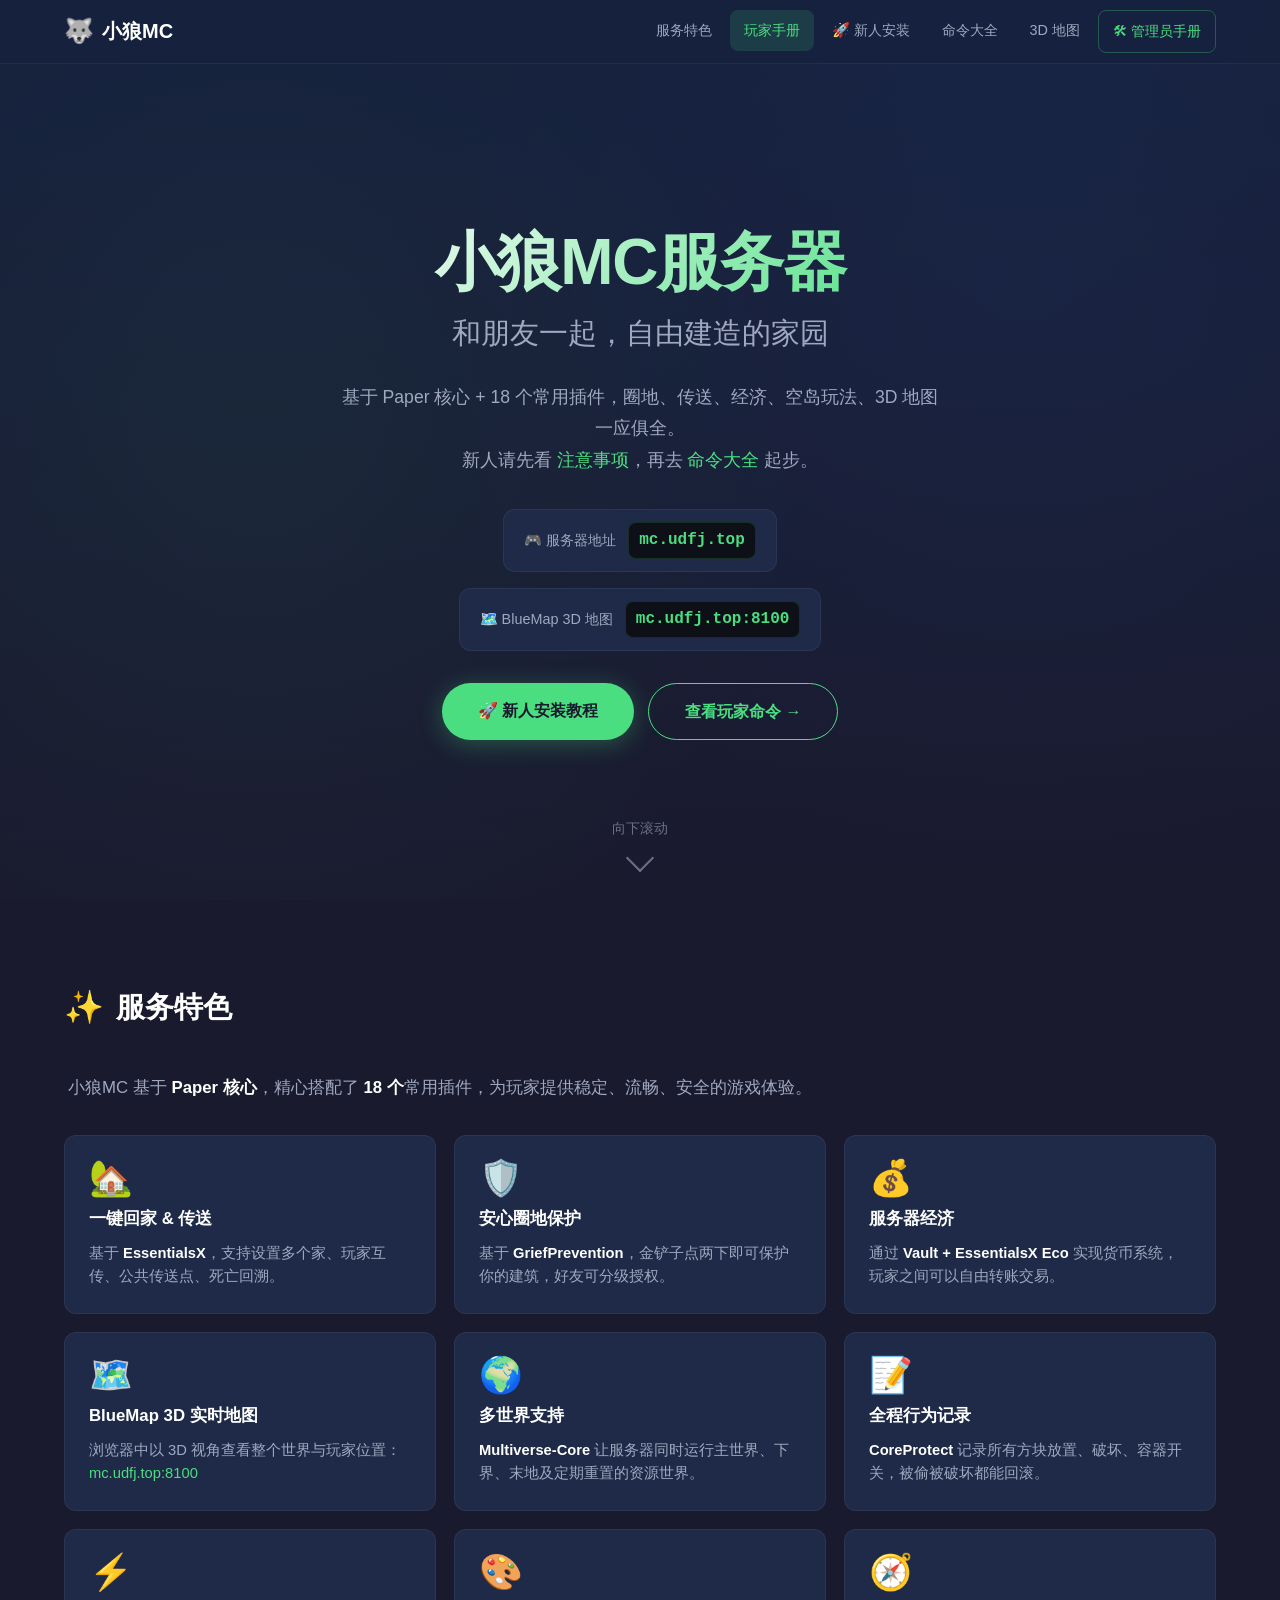
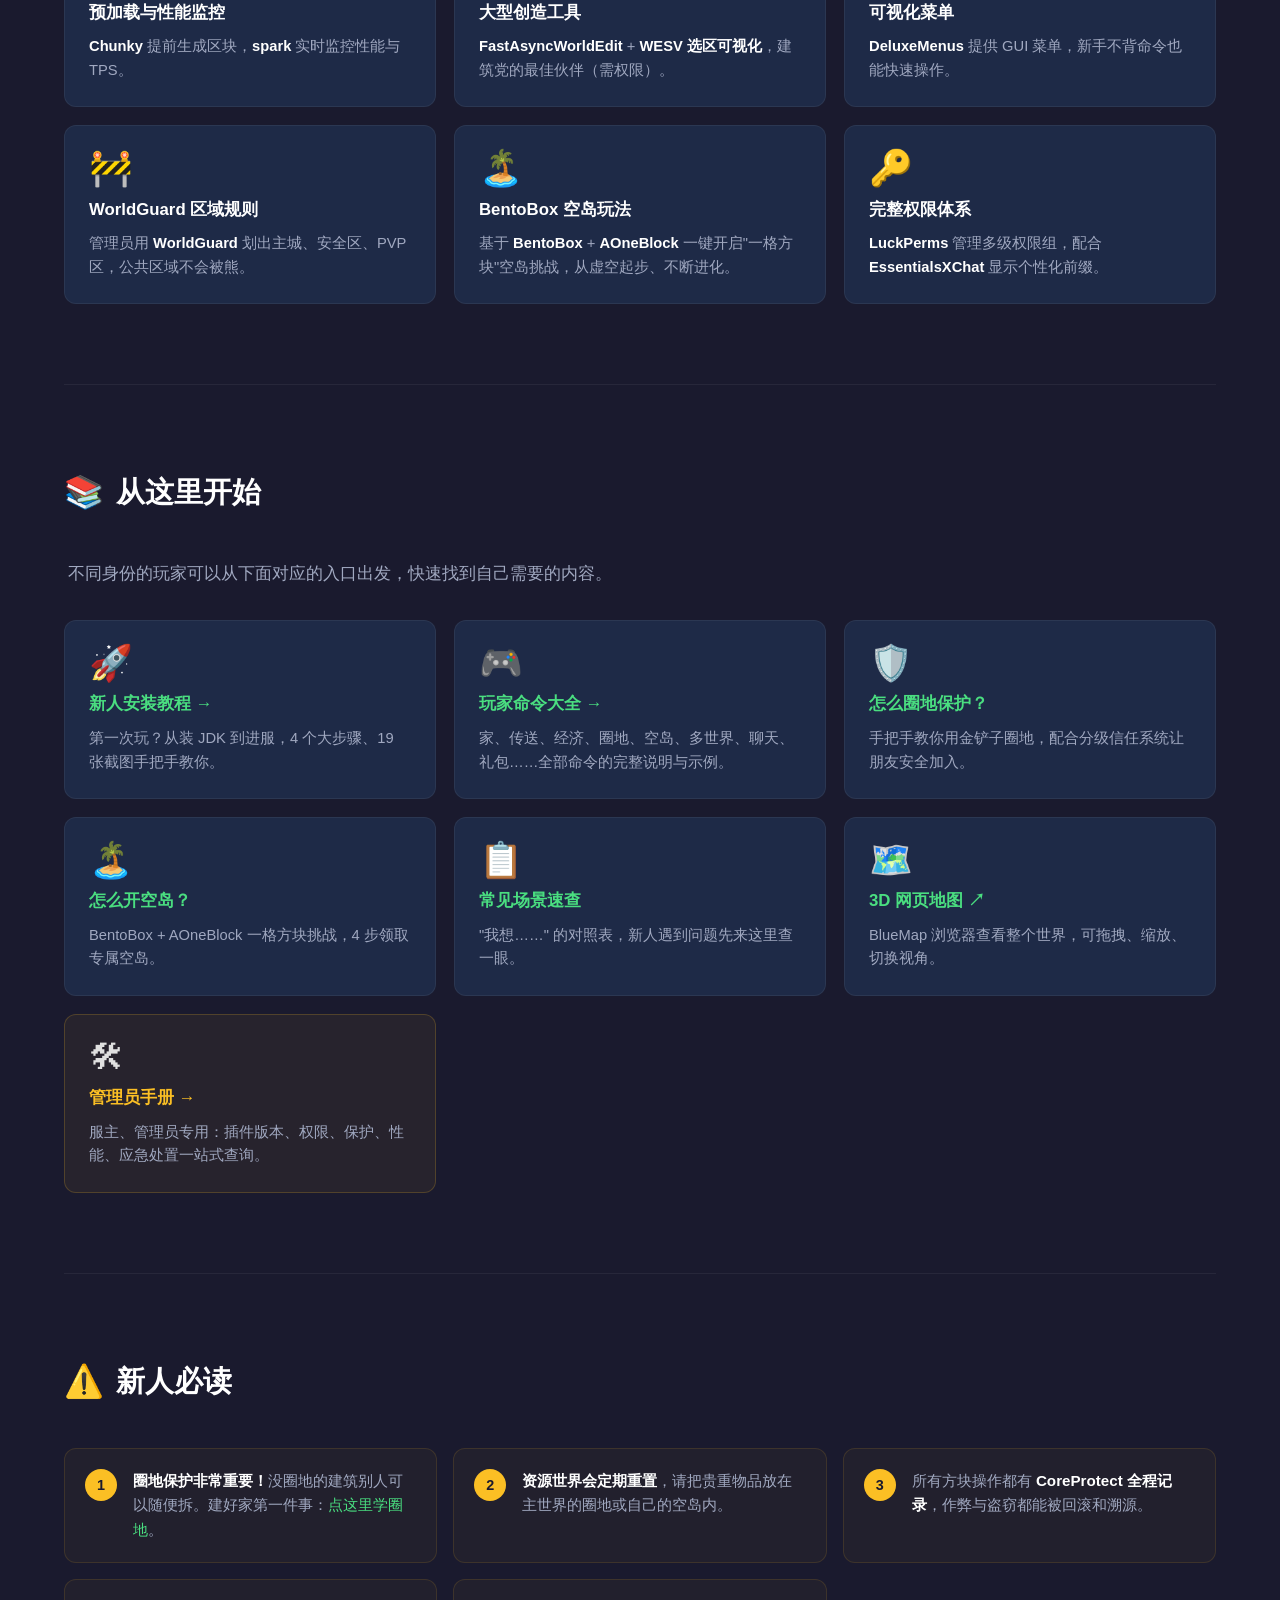
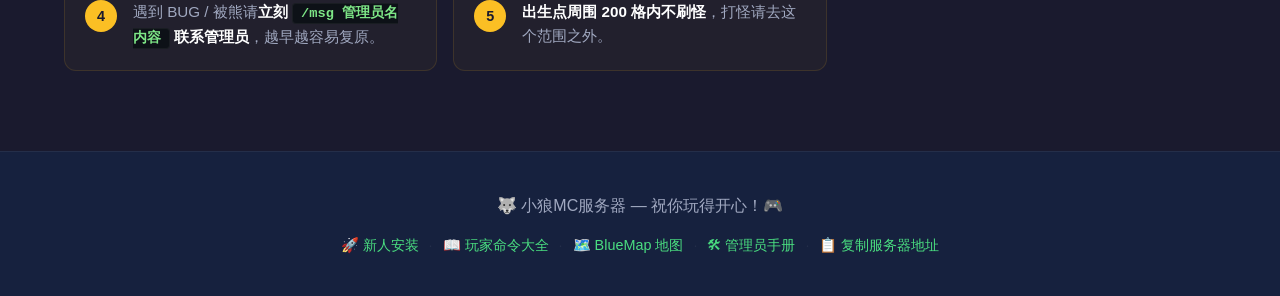
<file: index.html>
<!DOCTYPE html>
<html lang="zh-CN">
<head>
    <meta charset="UTF-8">
    <meta name="viewport" content="width=device-width, initial-scale=1.0">
    <title>小狼MC服务器 - 官方首页</title>
    <link rel="stylesheet" href="css/style.css">
    <link rel="icon" href="data:image/svg+xml,<svg xmlns='http://www.w3.org/2000/svg' viewBox='0 0 100 100'><text y='.9em' font-size='90'>🐺</text></svg>">
</head>
<body>
    <!-- 顶部导航 -->
    <nav class="navbar">
        <div class="nav-container">
            <a href="index.html" class="nav-logo">
                <span class="logo-icon">🐺</span>
                <span class="logo-text">小狼MC</span>
            </a>
            <button class="nav-toggle" aria-label="切换菜单">
                <span></span>
                <span></span>
                <span></span>
            </button>
            <ul class="nav-links">
                <li><a href="#features">服务特色</a></li>
                <li><a href="#entries">玩家手册</a></li>
                <li><a href="install.html">🚀 新人安装</a></li>
                <li><a href="commands.html">命令大全</a></li>
                <li><a href="http://mc.udfj.top:8100" target="_blank" rel="noopener">3D 地图</a></li>
                <li><a href="admin.html" class="nav-admin">🛠 管理员手册</a></li>
            </ul>
        </div>
    </nav>

    <!-- 英雄区域 -->
    <header class="hero">
        <div class="hero-particles" id="particles"></div>
        <div class="hero-content">
            <h1 class="hero-title">
                <span class="title-line">小狼MC服务器</span>
                <span class="title-sub">和朋友一起，自由建造的家园</span>
            </h1>
            <p class="hero-desc">基于 Paper 核心 + 18 个常用插件，圈地、传送、经济、空岛玩法、3D 地图一应俱全。<br>新人请先看 <a href="commands.html#warnings">注意事项</a>，再去 <a href="commands.html">命令大全</a> 起步。</p>
            <div class="server-info">
                <div class="server-info-item">
                    <span class="server-info-label">🎮 服务器地址</span>
                    <code class="server-info-value" data-copy="mc.udfj.top">mc.udfj.top</code>
                </div>
                <div class="server-info-item">
                    <span class="server-info-label">🗺️ BlueMap 3D 地图</span>
                    <a class="server-info-value server-info-link" href="http://mc.udfj.top:8100" target="_blank" rel="noopener">mc.udfj.top:8100</a>
                </div>
            </div>
            <div class="hero-actions">
                <a href="install.html" class="hero-btn">🚀 新人安装教程</a>
                <a href="commands.html" class="hero-btn hero-btn-ghost">查看玩家命令 →</a>
            </div>
        </div>
        <div class="hero-scroll-hint">
            <span>向下滚动</span>
            <div class="scroll-arrow"></div>
        </div>
    </header>

    <main class="main-content">

        <!-- 服务特色 -->
        <section id="features" class="section">
            <div class="section-header">
                <span class="section-icon">✨</span>
                <h2>服务特色</h2>
            </div>
            <p class="section-intro">小狼MC 基于 <strong>Paper 核心</strong>，精心搭配了 <strong>18 个</strong>常用插件，为玩家提供稳定、流畅、安全的游戏体验。</p>
            <div class="features-grid">
                <div class="feature-card">
                    <div class="feature-icon">🏡</div>
                    <div class="feature-title">一键回家 &amp; 传送</div>
                    <div class="feature-desc">基于 <strong>EssentialsX</strong>，支持设置多个家、玩家互传、公共传送点、死亡回溯。</div>
                </div>
                <div class="feature-card">
                    <div class="feature-icon">🛡️</div>
                    <div class="feature-title">安心圈地保护</div>
                    <div class="feature-desc">基于 <strong>GriefPrevention</strong>，金铲子点两下即可保护你的建筑，好友可分级授权。</div>
                </div>
                <div class="feature-card">
                    <div class="feature-icon">💰</div>
                    <div class="feature-title">服务器经济</div>
                    <div class="feature-desc">通过 <strong>Vault + EssentialsX Eco</strong> 实现货币系统，玩家之间可以自由转账交易。</div>
                </div>
                <div class="feature-card">
                    <div class="feature-icon">🗺️</div>
                    <div class="feature-title">BlueMap 3D 实时地图</div>
                    <div class="feature-desc">浏览器中以 3D 视角查看整个世界与玩家位置：<a href="http://mc.udfj.top:8100" target="_blank" rel="noopener">mc.udfj.top:8100</a></div>
                </div>
                <div class="feature-card">
                    <div class="feature-icon">🌍</div>
                    <div class="feature-title">多世界支持</div>
                    <div class="feature-desc"><strong>Multiverse-Core</strong> 让服务器同时运行主世界、下界、末地及定期重置的资源世界。</div>
                </div>
                <div class="feature-card">
                    <div class="feature-icon">📝</div>
                    <div class="feature-title">全程行为记录</div>
                    <div class="feature-desc"><strong>CoreProtect</strong> 记录所有方块放置、破坏、容器开关，被偷被破坏都能回滚。</div>
                </div>
                <div class="feature-card">
                    <div class="feature-icon">⚡</div>
                    <div class="feature-title">预加载与性能监控</div>
                    <div class="feature-desc"><strong>Chunky</strong> 提前生成区块，<strong>spark</strong> 实时监控性能与 TPS。</div>
                </div>
                <div class="feature-card">
                    <div class="feature-icon">🎨</div>
                    <div class="feature-title">大型创造工具</div>
                    <div class="feature-desc"><strong>FastAsyncWorldEdit</strong> + <strong>WESV 选区可视化</strong>，建筑党的最佳伙伴（需权限）。</div>
                </div>
                <div class="feature-card">
                    <div class="feature-icon">🧭</div>
                    <div class="feature-title">可视化菜单</div>
                    <div class="feature-desc"><strong>DeluxeMenus</strong> 提供 GUI 菜单，新手不背命令也能快速操作。</div>
                </div>
                <div class="feature-card">
                    <div class="feature-icon">🚧</div>
                    <div class="feature-title">WorldGuard 区域规则</div>
                    <div class="feature-desc">管理员用 <strong>WorldGuard</strong> 划出主城、安全区、PVP 区，公共区域不会被熊。</div>
                </div>
                <div class="feature-card">
                    <div class="feature-icon">🏝️</div>
                    <div class="feature-title">BentoBox 空岛玩法</div>
                    <div class="feature-desc">基于 <strong>BentoBox</strong> + <strong>AOneBlock</strong> 一键开启"一格方块"空岛挑战，从虚空起步、不断进化。</div>
                </div>
                <div class="feature-card">
                    <div class="feature-icon">🔑</div>
                    <div class="feature-title">完整权限体系</div>
                    <div class="feature-desc"><strong>LuckPerms</strong> 管理多级权限组，配合 <strong>EssentialsXChat</strong> 显示个性化前缀。</div>
                </div>
            </div>
        </section>

        <!-- 入口卡片 -->
        <section id="entries" class="section">
            <div class="section-header">
                <span class="section-icon">📚</span>
                <h2>从这里开始</h2>
            </div>
            <p class="section-intro">不同身份的玩家可以从下面对应的入口出发，快速找到自己需要的内容。</p>
            <div class="features-grid">
                <a class="feature-card entry-card" href="install.html">
                    <div class="feature-icon">🚀</div>
                    <div class="feature-title">新人安装教程 →</div>
                    <div class="feature-desc">第一次玩？从装 JDK 到进服，4 个大步骤、19 张截图手把手教你。</div>
                </a>
                <a class="feature-card entry-card" href="commands.html">
                    <div class="feature-icon">🎮</div>
                    <div class="feature-title">玩家命令大全 →</div>
                    <div class="feature-desc">家、传送、经济、圈地、空岛、多世界、聊天、礼包……全部命令的完整说明与示例。</div>
                </a>
                <a class="feature-card entry-card" href="commands.html#land-claim">
                    <div class="feature-icon">🛡️</div>
                    <div class="feature-title">怎么圈地保护？</div>
                    <div class="feature-desc">手把手教你用金铲子圈地，配合分级信任系统让朋友安全加入。</div>
                </a>
                <a class="feature-card entry-card" href="commands.html#islands">
                    <div class="feature-icon">🏝️</div>
                    <div class="feature-title">怎么开空岛？</div>
                    <div class="feature-desc">BentoBox + AOneBlock 一格方块挑战，4 步领取专属空岛。</div>
                </a>
                <a class="feature-card entry-card" href="commands.html#quick-ref">
                    <div class="feature-icon">📋</div>
                    <div class="feature-title">常见场景速查</div>
                    <div class="feature-desc">"我想……" 的对照表，新人遇到问题先来这里查一眼。</div>
                </a>
                <a class="feature-card entry-card" href="http://mc.udfj.top:8100" target="_blank" rel="noopener">
                    <div class="feature-icon">🗺️</div>
                    <div class="feature-title">3D 网页地图 ↗</div>
                    <div class="feature-desc">BlueMap 浏览器查看整个世界，可拖拽、缩放、切换视角。</div>
                </a>
                <a class="feature-card entry-card entry-card-admin" href="admin.html">
                    <div class="feature-icon">🛠</div>
                    <div class="feature-title">管理员手册 →</div>
                    <div class="feature-desc">服主、管理员专用：插件版本、权限、保护、性能、应急处置一站式查询。</div>
                </a>
            </div>
        </section>

        <!-- 重要提示 -->
        <section class="section warnings-section">
            <div class="section-header">
                <span class="section-icon">⚠️</span>
                <h2>新人必读</h2>
            </div>
            <div class="warnings-grid">
                <div class="warning-card">
                    <div class="warning-number">1</div>
                    <div class="warning-text"><strong>圈地保护非常重要！</strong>没圈地的建筑别人可以随便拆。建好家第一件事：<a href="commands.html#land-claim">点这里学圈地</a>。</div>
                </div>
                <div class="warning-card">
                    <div class="warning-number">2</div>
                    <div class="warning-text"><strong>资源世界会定期重置</strong>，请把贵重物品放在主世界的圈地或自己的空岛内。</div>
                </div>
                <div class="warning-card">
                    <div class="warning-number">3</div>
                    <div class="warning-text">所有方块操作都有 <strong>CoreProtect 全程记录</strong>，作弊与盗窃都能被回滚和溯源。</div>
                </div>
                <div class="warning-card">
                    <div class="warning-number">4</div>
                    <div class="warning-text">遇到 BUG / 被熊请<strong>立刻 <code>/msg 管理员名 内容</code> 联系管理员</strong>，越早越容易复原。</div>
                </div>
                <div class="warning-card">
                    <div class="warning-number">5</div>
                    <div class="warning-text"><strong>出生点周围 200 格内不刷怪</strong>，打怪请去这个范围之外。</div>
                </div>
            </div>
        </section>

    </main>

    <!-- 页脚 -->
    <footer class="footer">
        <div class="footer-content">
            <p>🐺 小狼MC服务器 &mdash; 祝你玩得开心！🎮</p>
            <p class="footer-links">
                <a href="install.html">🚀 新人安装</a>
                <span class="footer-sep">·</span>
                <a href="commands.html">📖 玩家命令大全</a>
                <span class="footer-sep">·</span>
                <a href="http://mc.udfj.top:8100" target="_blank" rel="noopener">🗺️ BlueMap 地图</a>
                <span class="footer-sep">·</span>
                <a href="admin.html">🛠 管理员手册</a>
                <span class="footer-sep">·</span>
                <a href="#" data-copy="mc.udfj.top">📋 复制服务器地址</a>
            </p>
        </div>
    </footer>

    <!-- 回到顶部按钮 -->
    <button class="back-to-top" id="backToTop" aria-label="回到顶部">↑</button>

    <script src="js/main.js"></script>
</body>
</html>
</file>
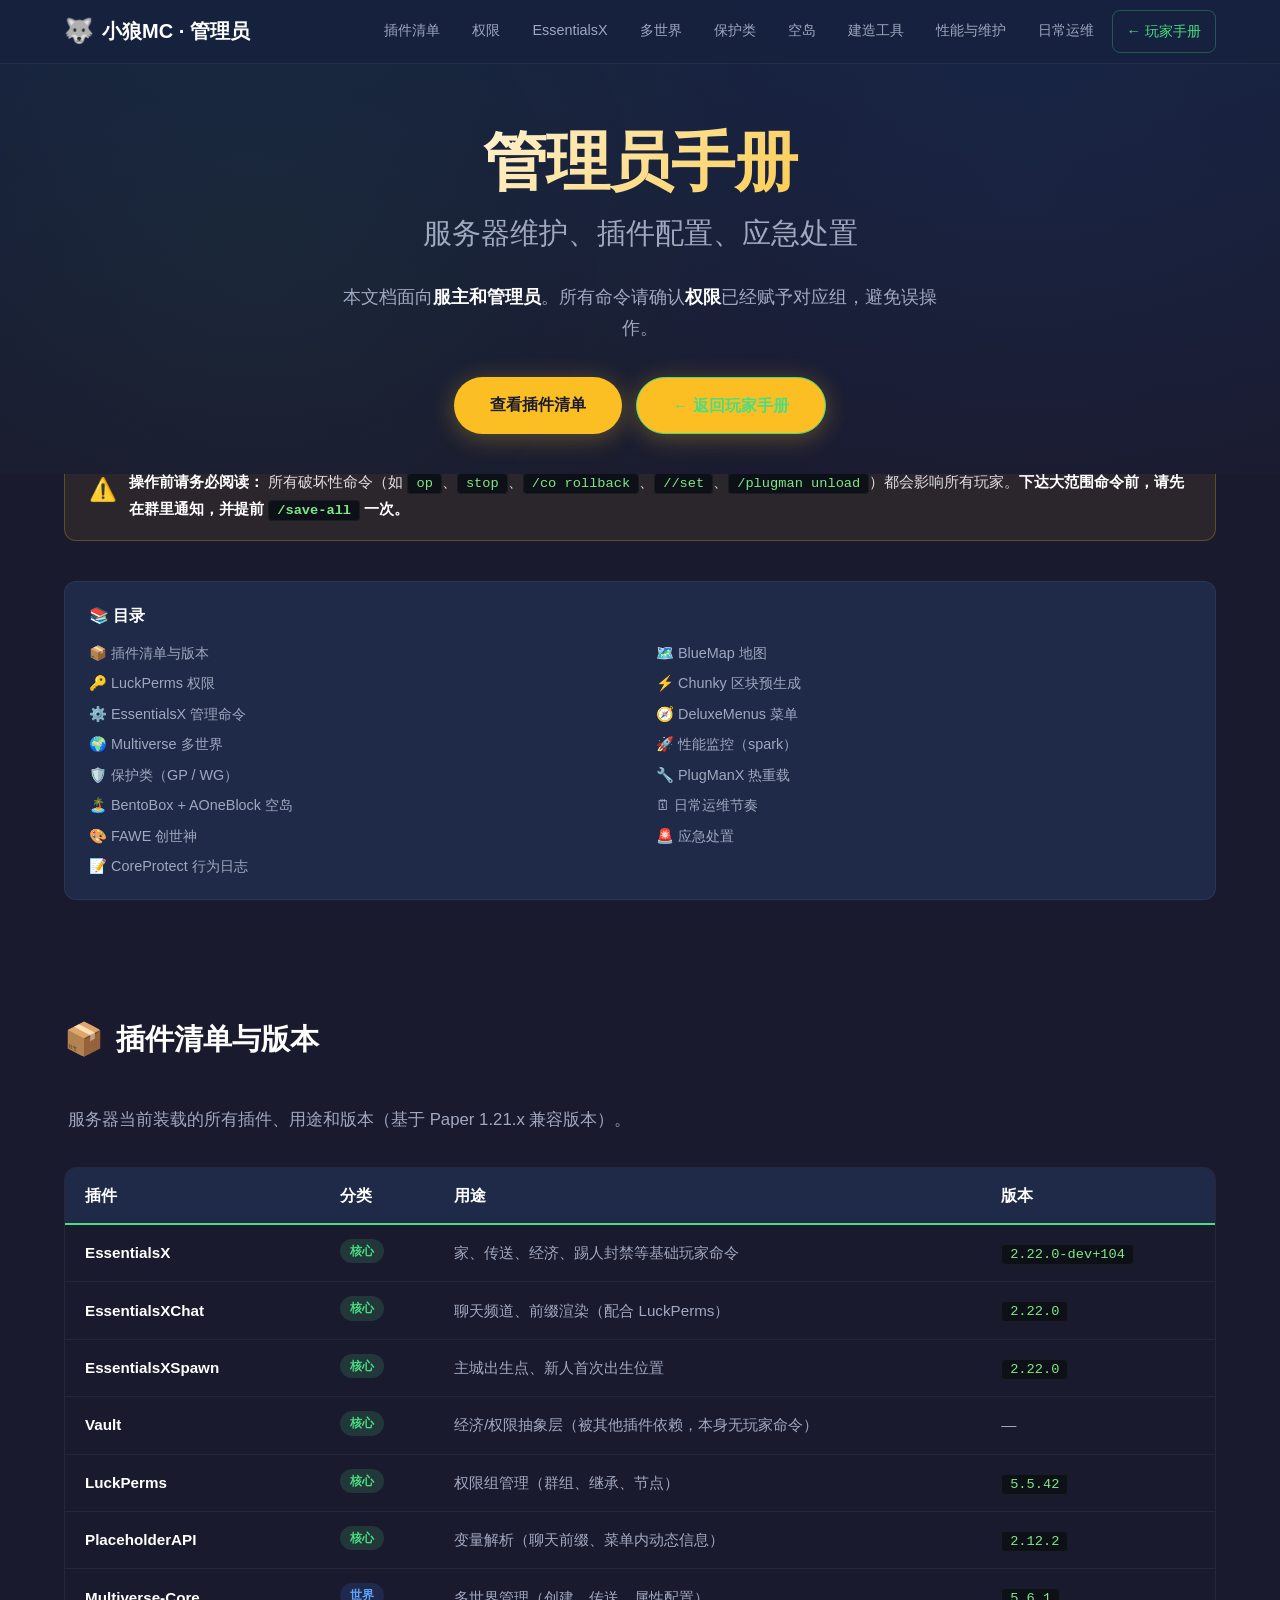
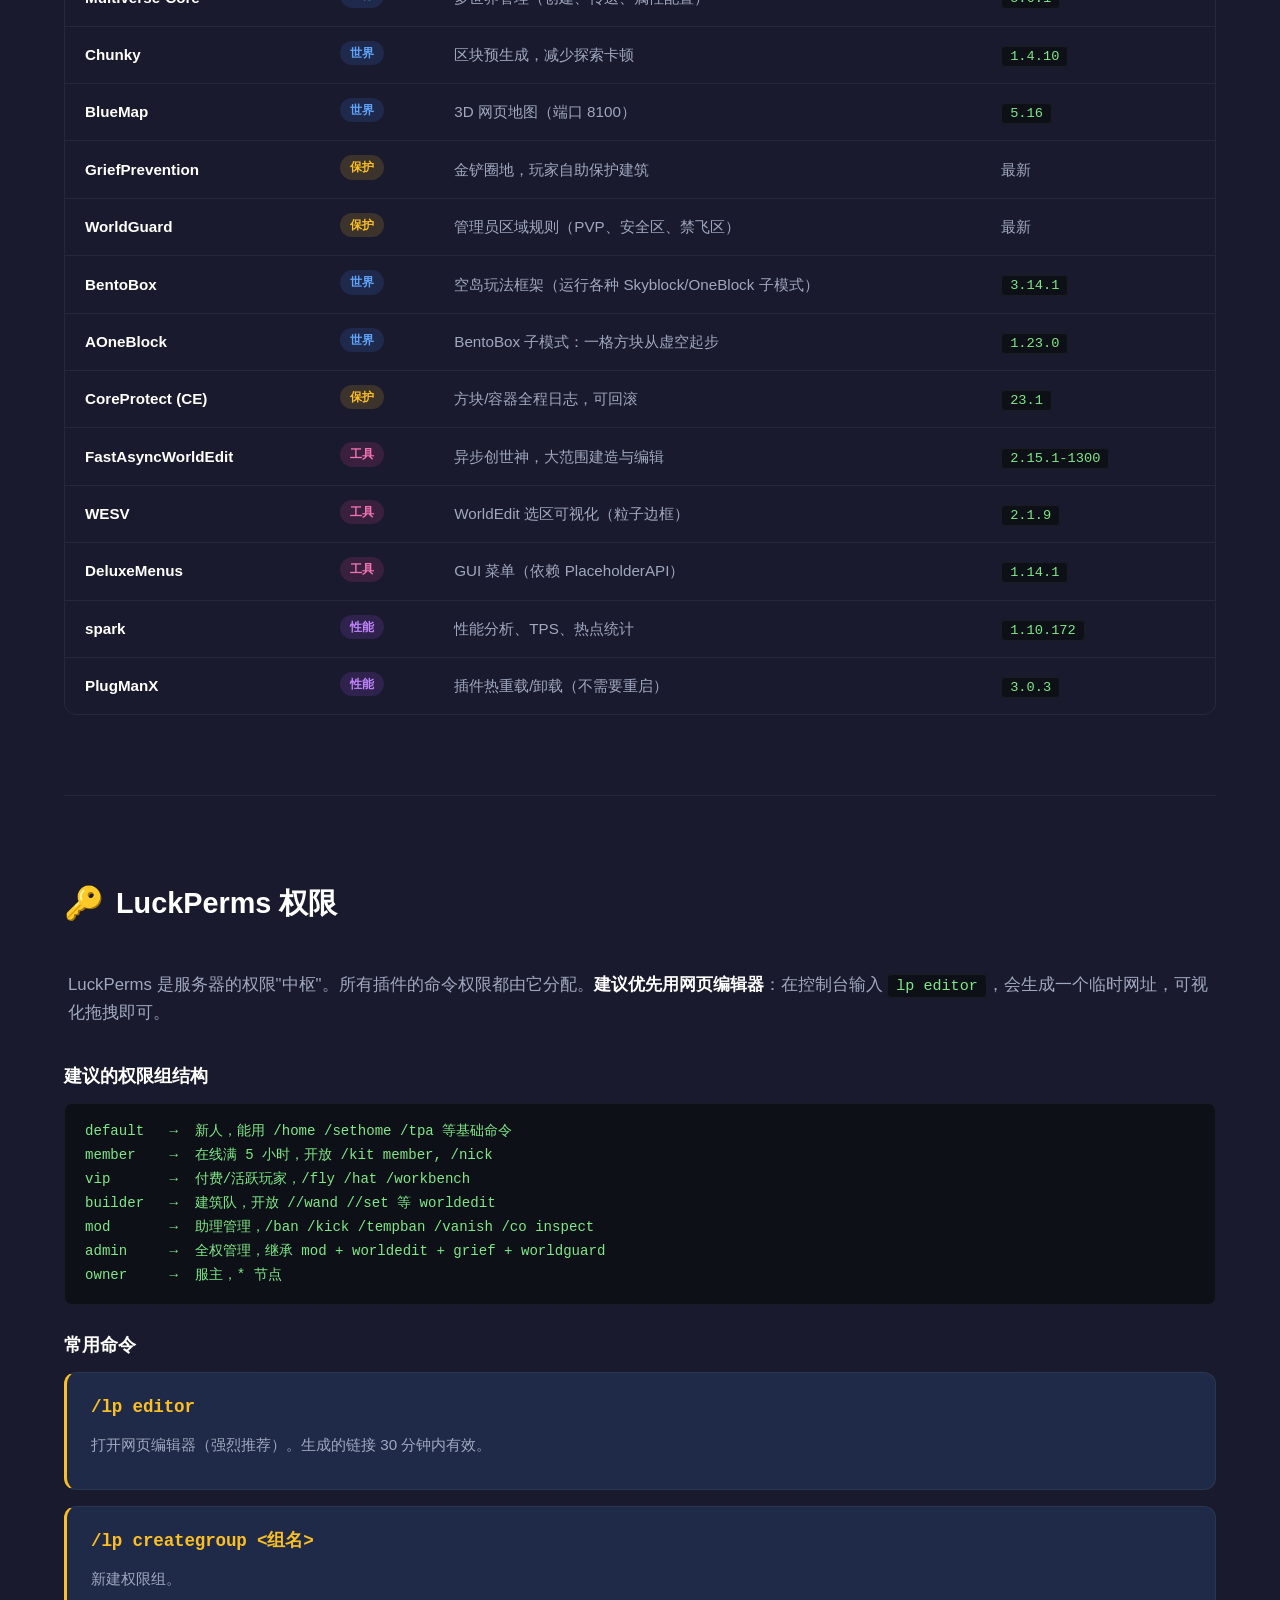
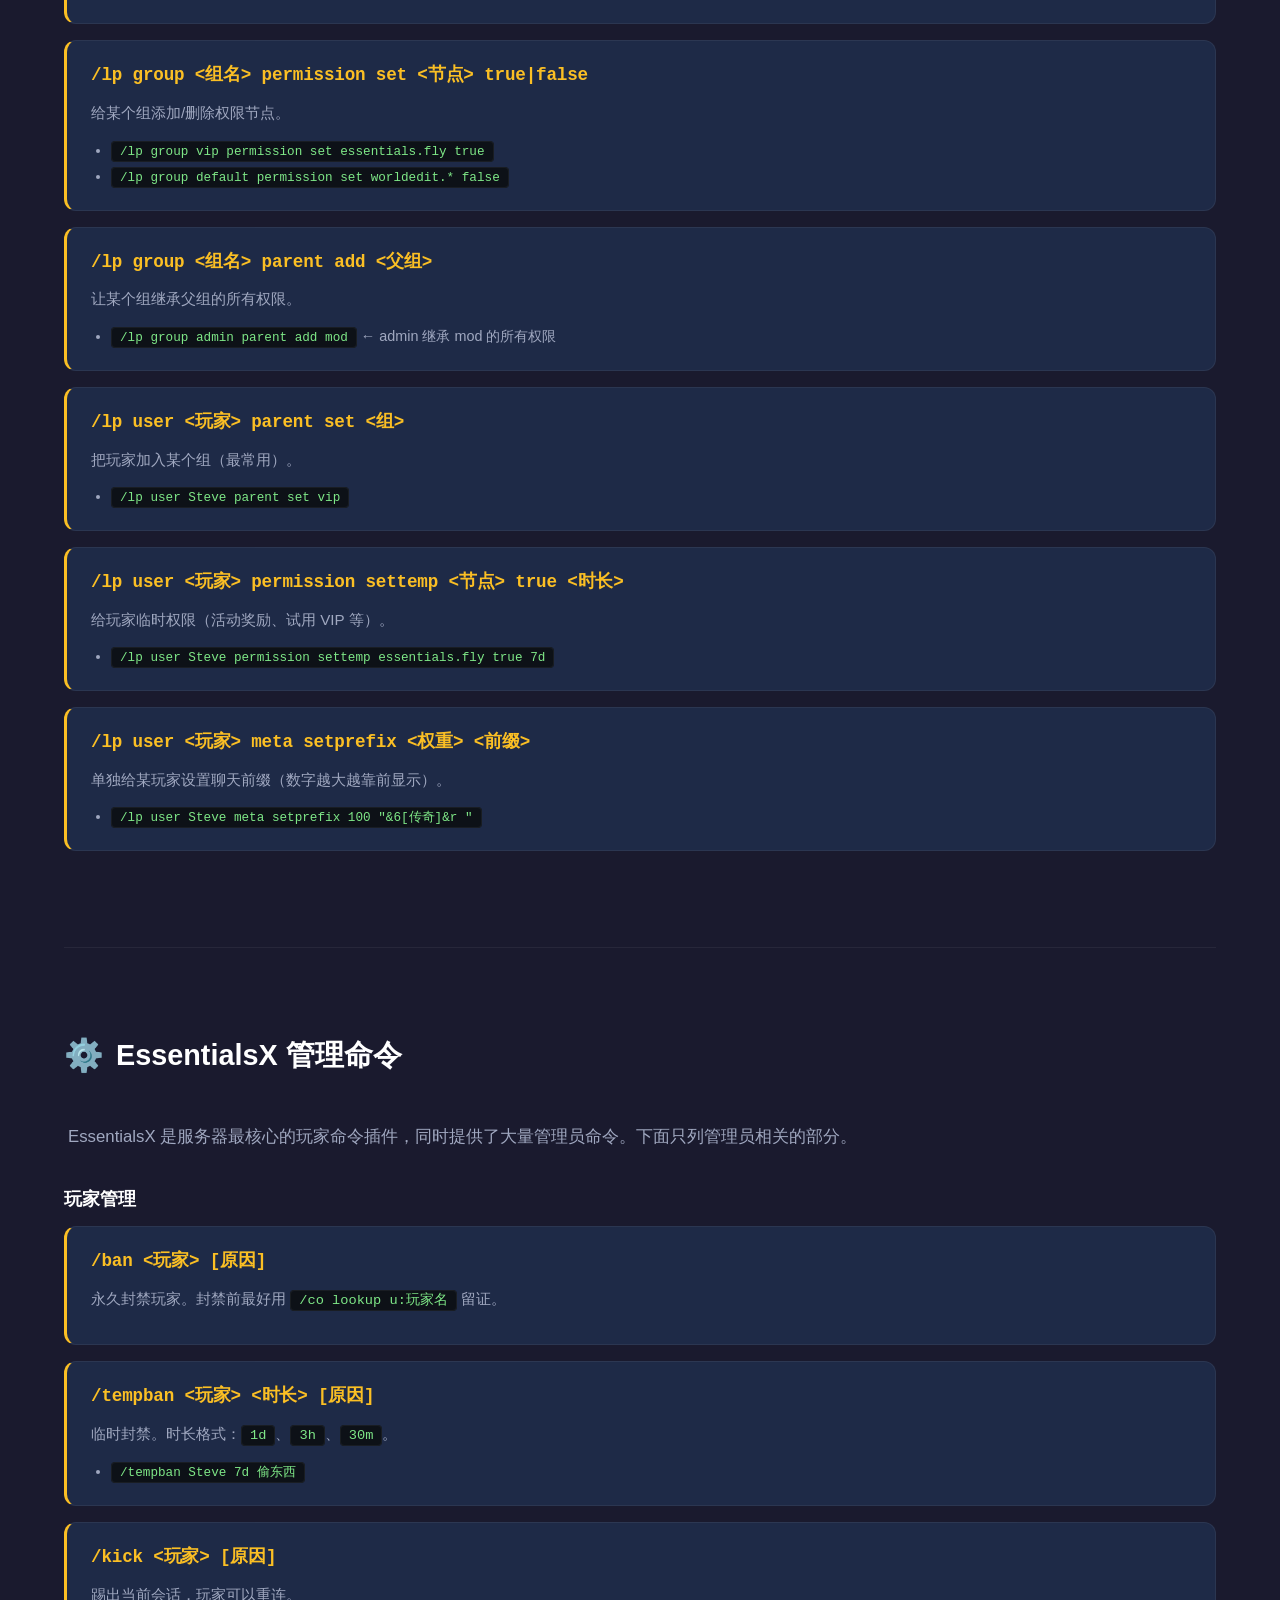
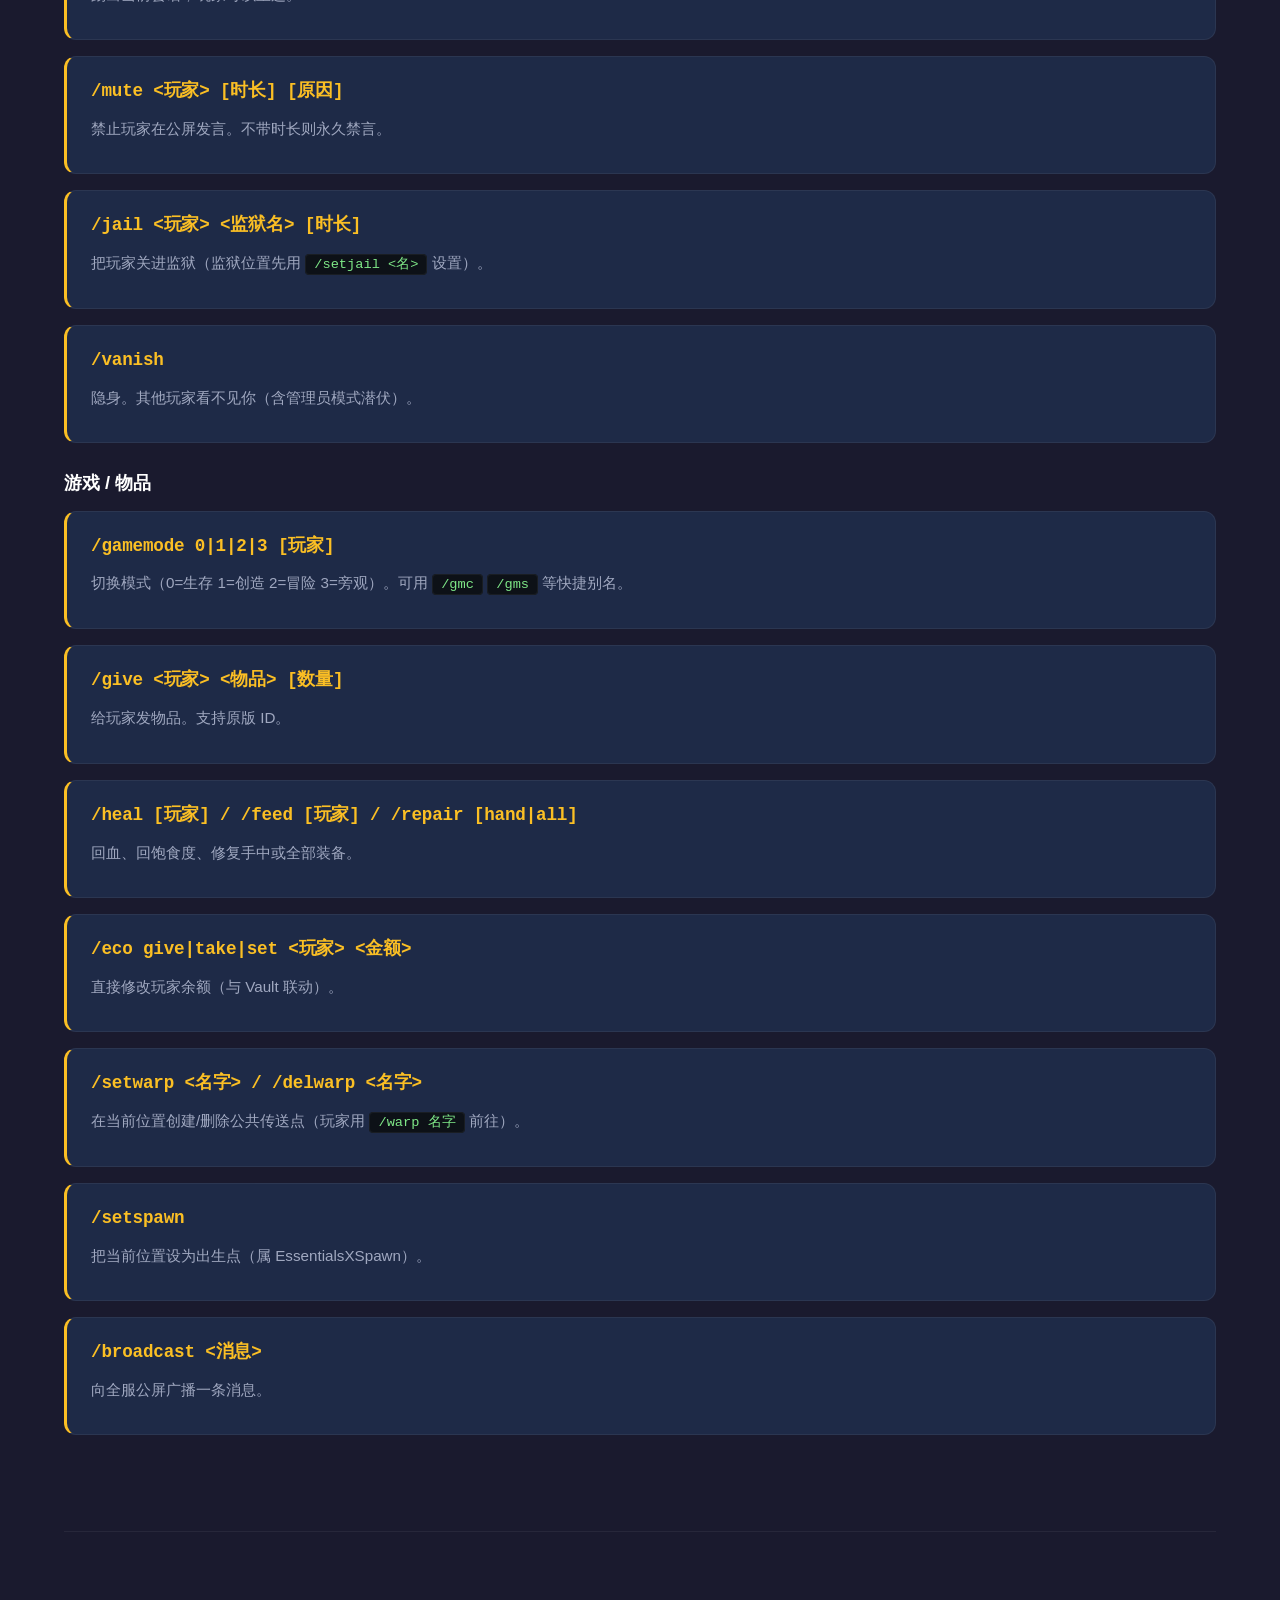
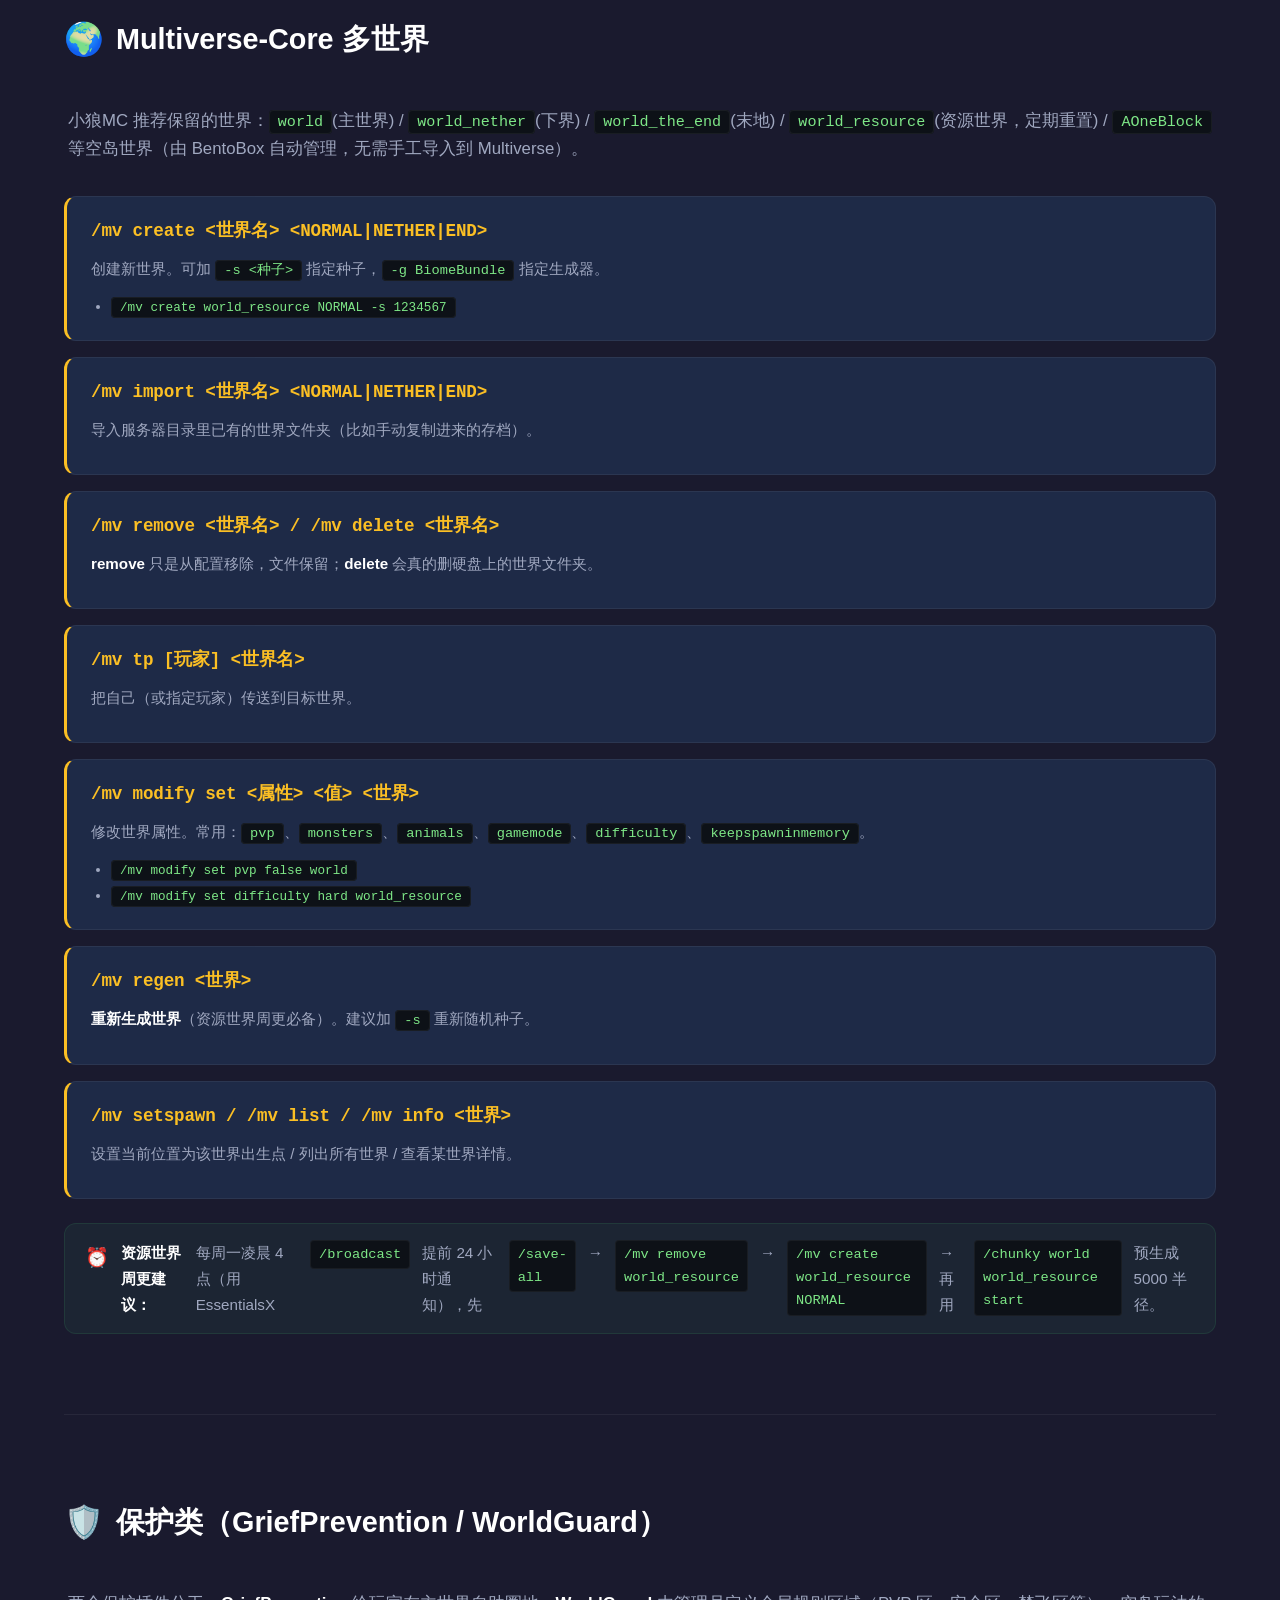
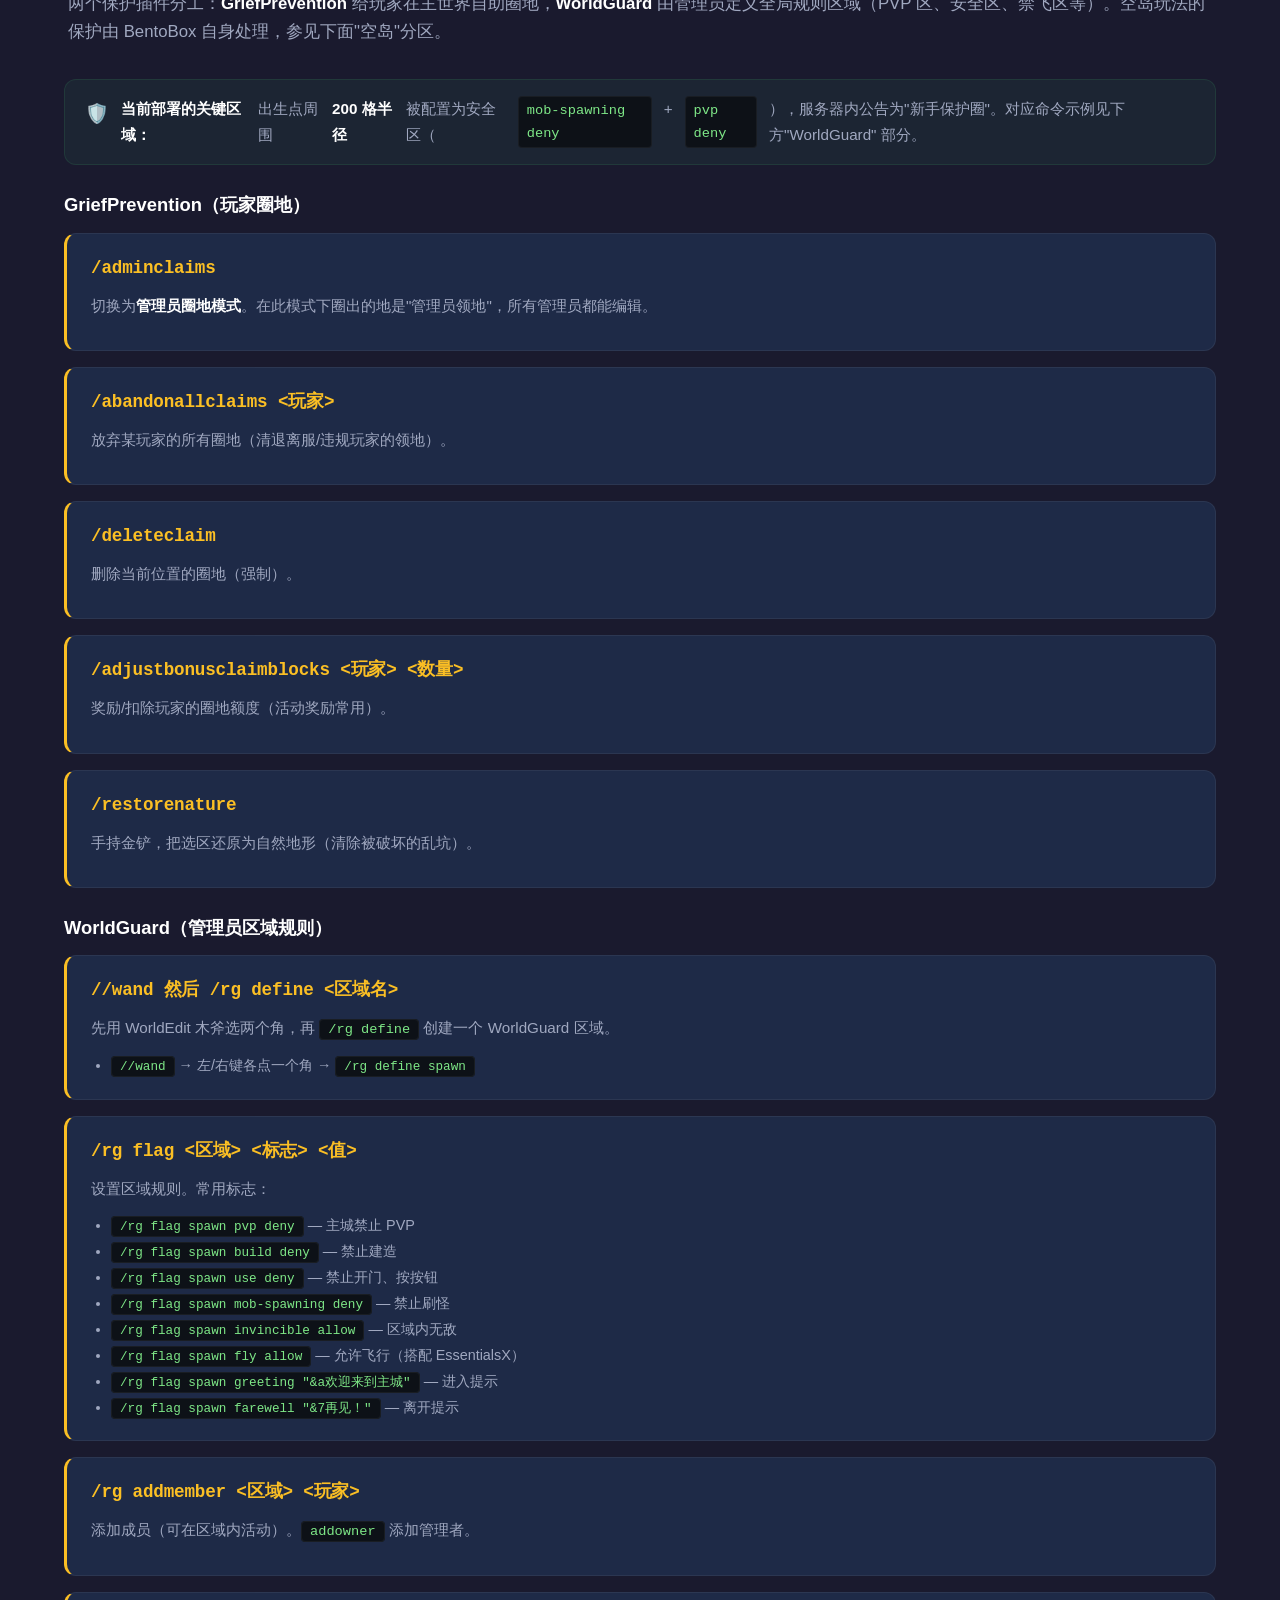
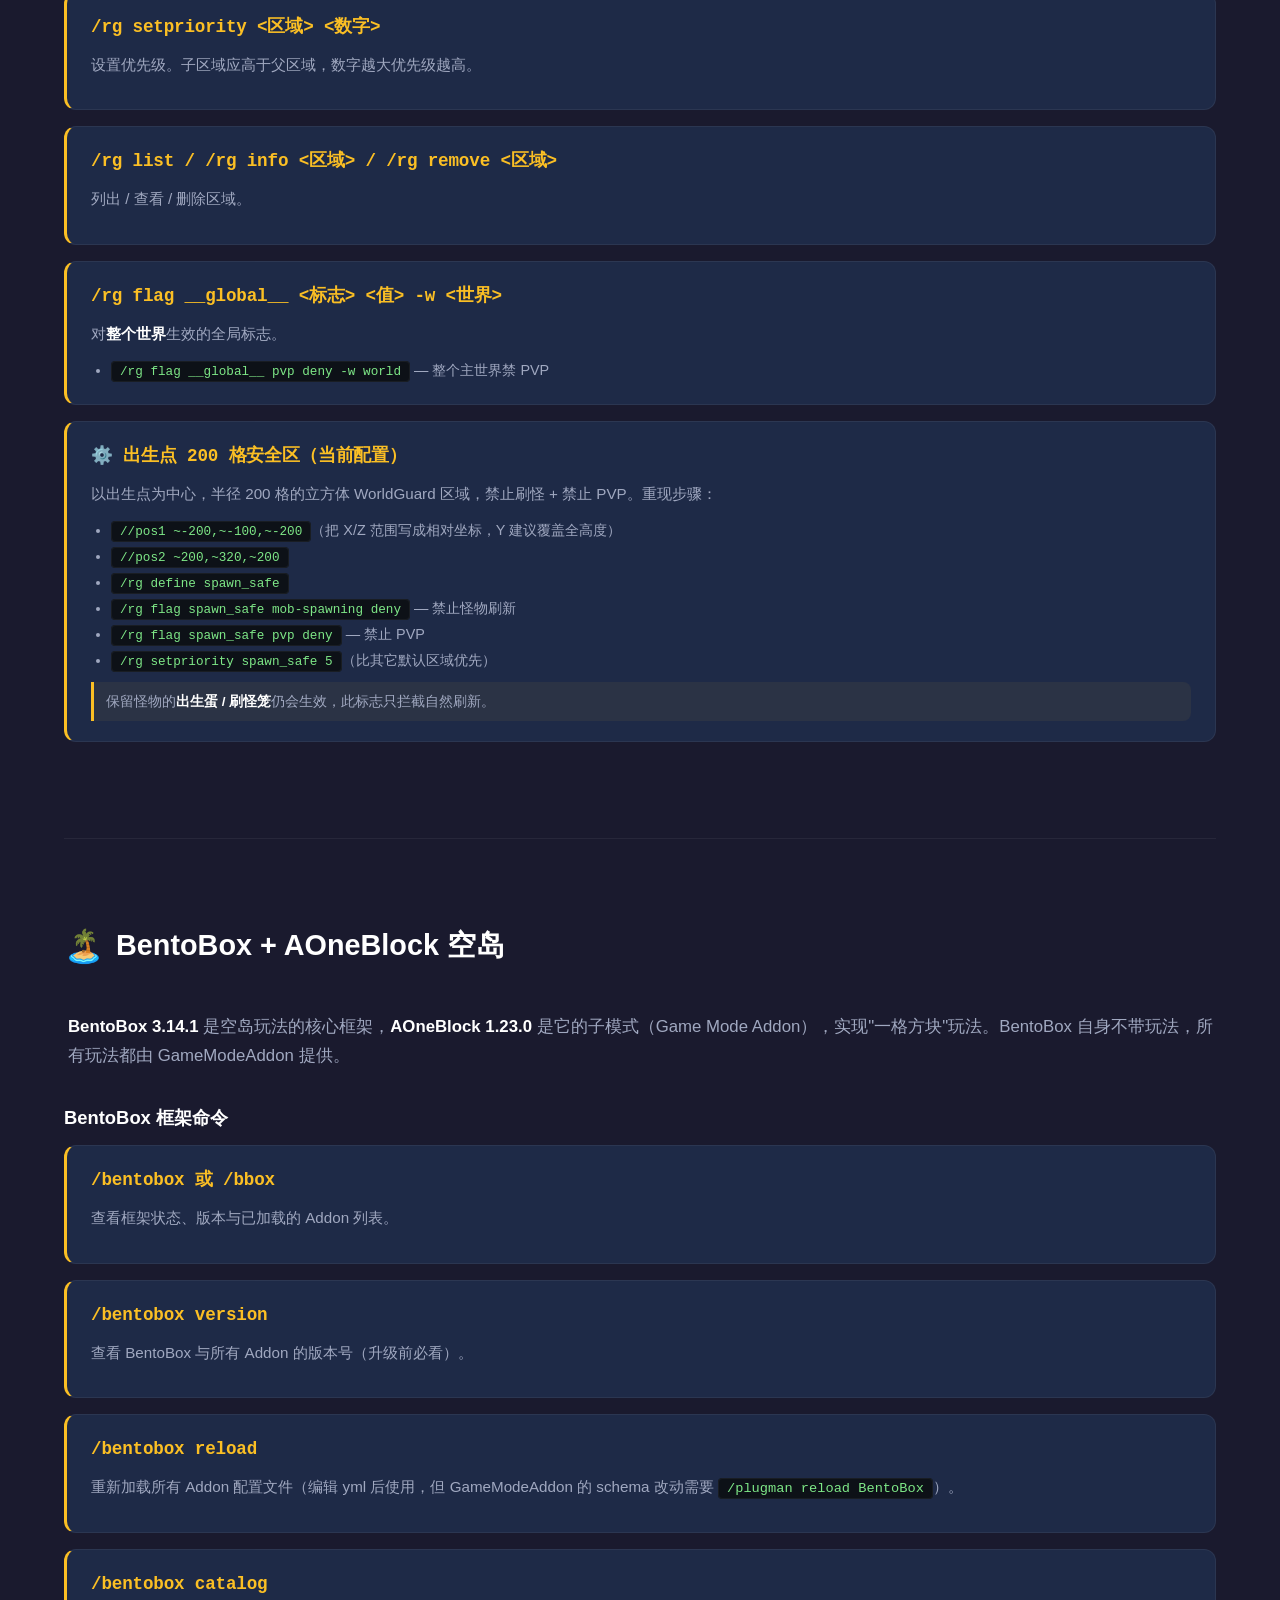
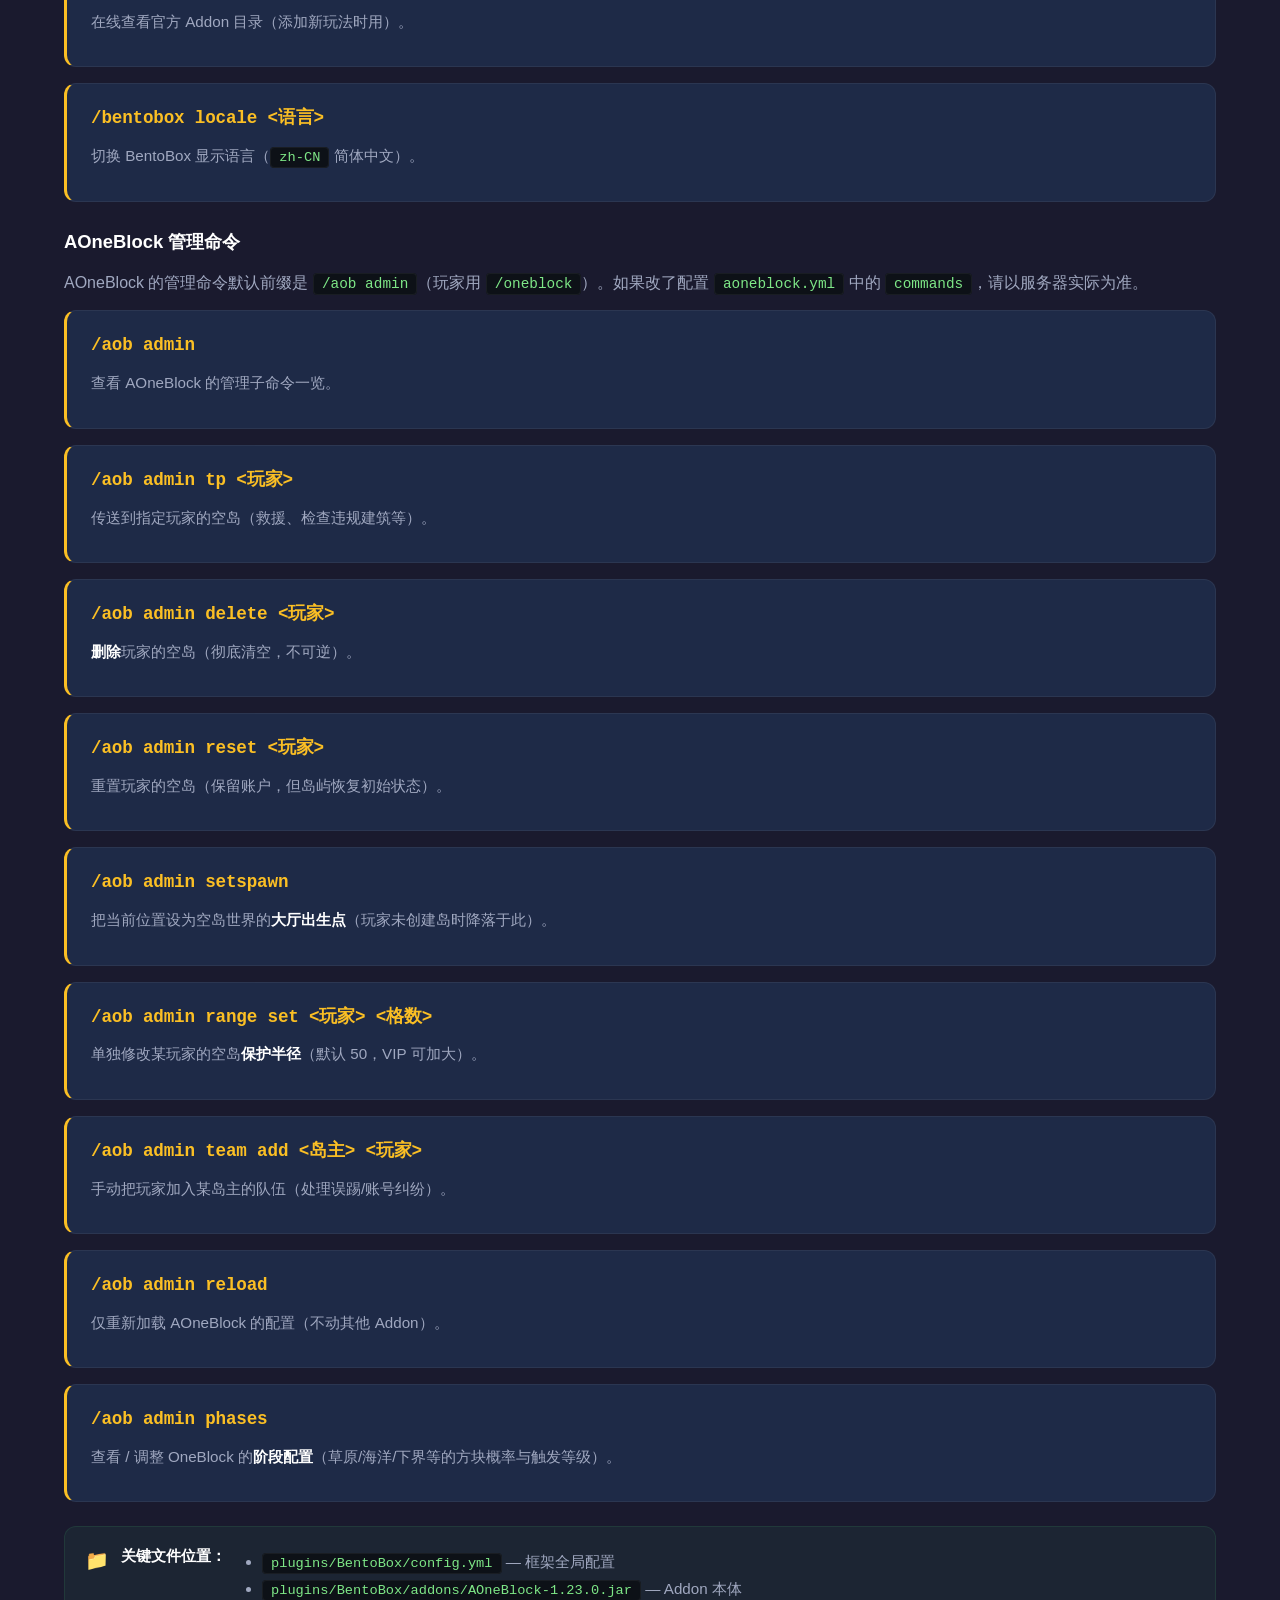
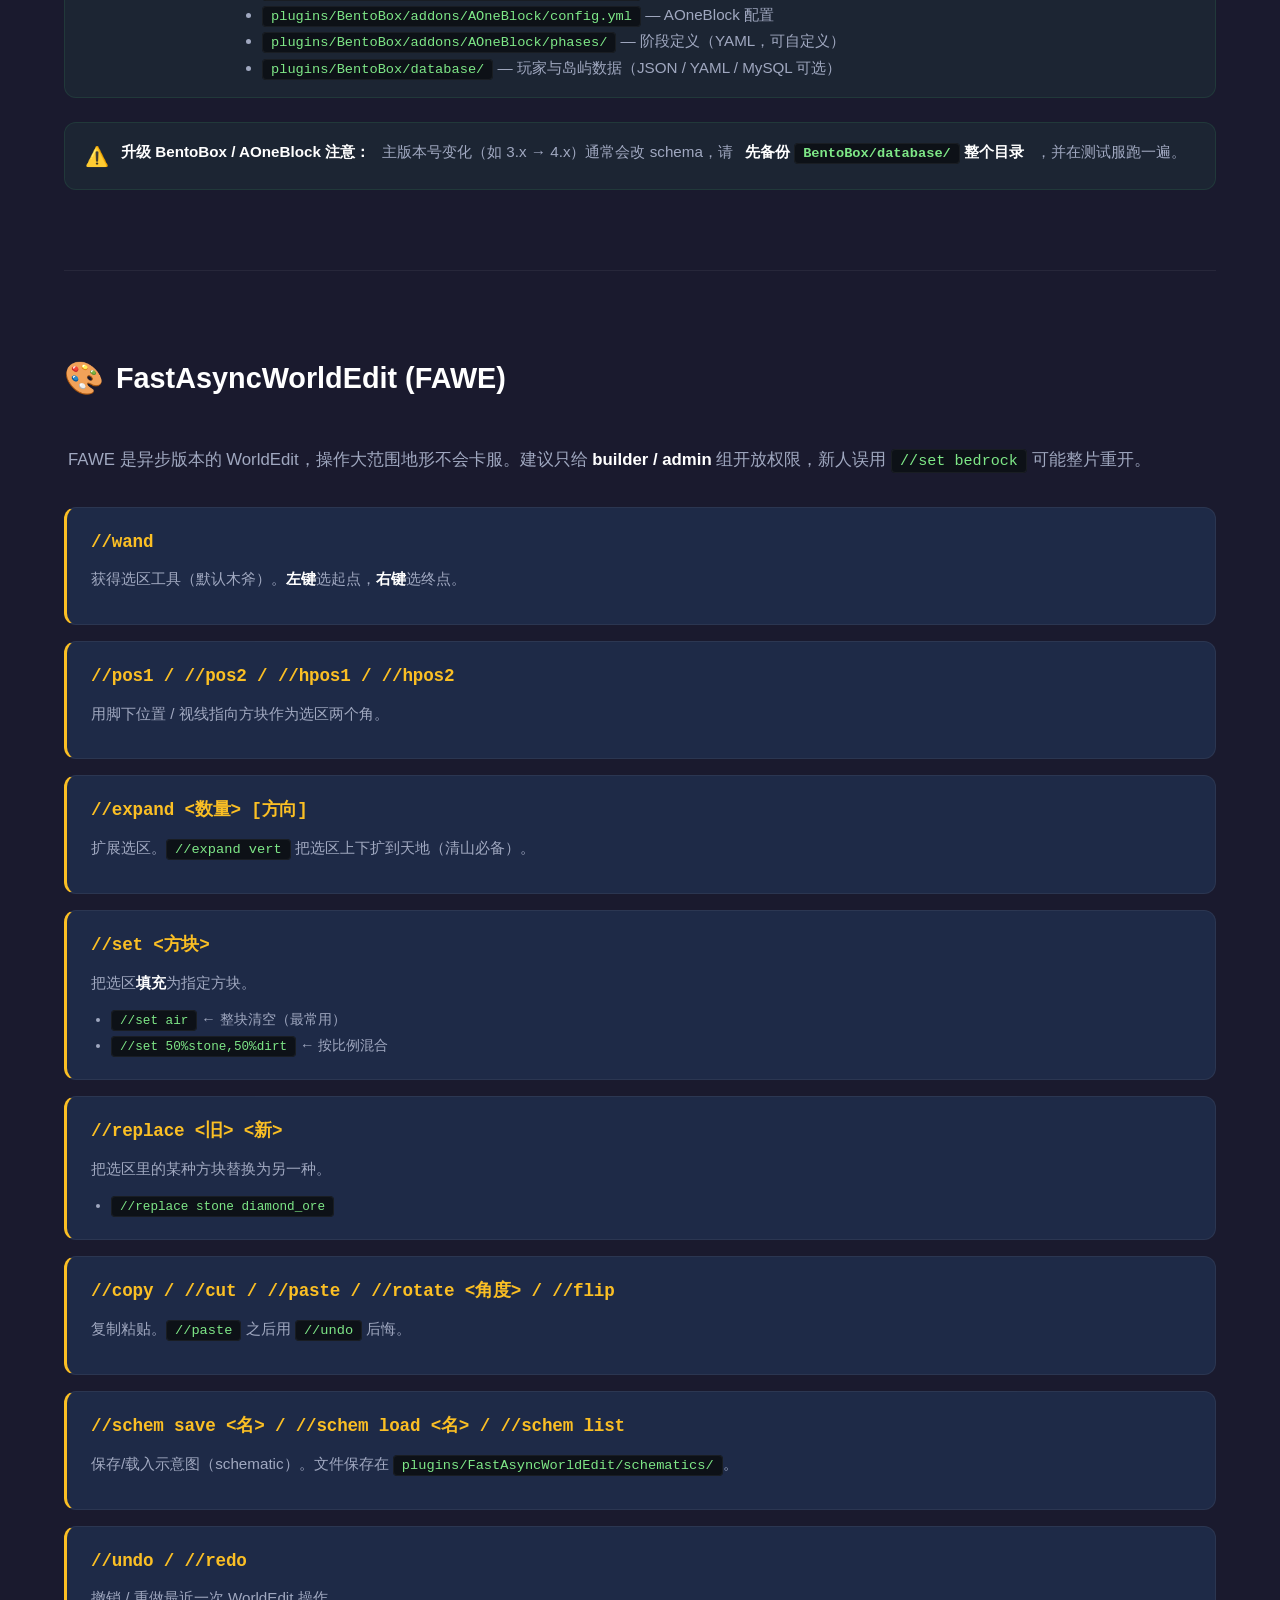
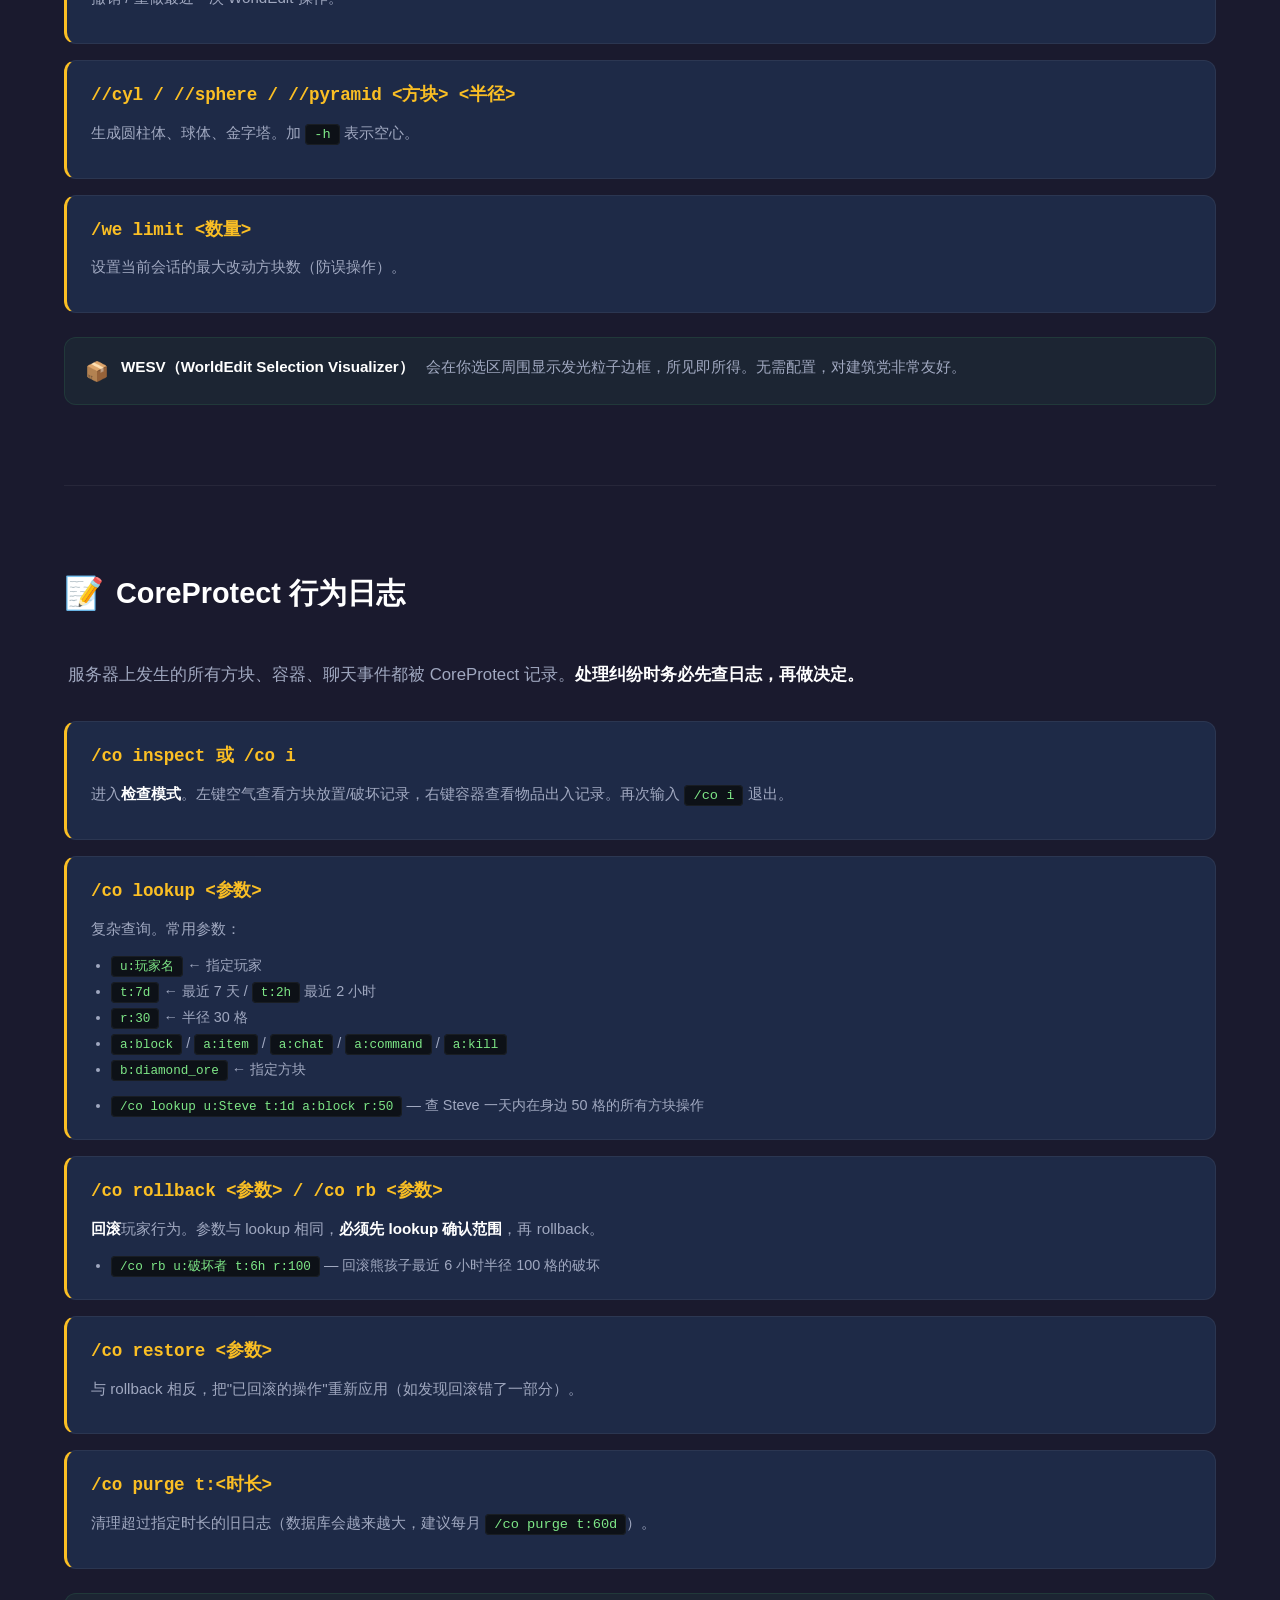
<file: admin.html>
<!DOCTYPE html>
<html lang="zh-CN">
<head>
    <meta charset="UTF-8">
    <meta name="viewport" content="width=device-width, initial-scale=1.0">
    <title>小狼MC服务器 - 管理员手册</title>
    <link rel="stylesheet" href="css/style.css">
    <link rel="icon" href="data:image/svg+xml,<svg xmlns='http://www.w3.org/2000/svg' viewBox='0 0 100 100'><text y='.9em' font-size='90'>🛠️</text></svg>">
</head>
<body>
    <!-- 顶部导航 -->
    <nav class="navbar">
        <div class="nav-container">
            <a href="index.html" class="nav-logo">
                <span class="logo-icon">🐺</span>
                <span class="logo-text">小狼MC · 管理员</span>
            </a>
            <button class="nav-toggle" aria-label="切换菜单">
                <span></span>
                <span></span>
                <span></span>
            </button>
            <ul class="nav-links">
                <li><a href="#plugins">插件清单</a></li>
                <li><a href="#luckperms">权限</a></li>
                <li><a href="#essentials">EssentialsX</a></li>
                <li><a href="#worlds">多世界</a></li>
                <li><a href="#protect">保护类</a></li>
                <li><a href="#islands">空岛</a></li>
                <li><a href="#worldedit">建造工具</a></li>
                <li><a href="#performance">性能与维护</a></li>
                <li><a href="#daily">日常运维</a></li>
                <li><a href="index.html" class="nav-admin">← 玩家手册</a></li>
            </ul>
        </div>
    </nav>

    <!-- 页面头 -->
    <header class="hero page-header">
        <div class="hero-content">
            <h1 class="hero-title">
                <span class="title-line">管理员手册</span>
                <span class="title-sub">服务器维护、插件配置、应急处置</span>
            </h1>
            <p class="hero-desc">本文档面向<strong>服主和管理员</strong>。所有命令请确认<strong>权限</strong>已经赋予对应组，避免误操作。</p>
            <div class="hero-actions">
                <a href="#plugins" class="hero-btn">查看插件清单</a>
                <a href="index.html" class="hero-btn hero-btn-ghost">← 返回玩家手册</a>
            </div>
        </div>
    </header>

    <main class="main-content">

        <!-- 安全提示 -->
        <div class="admin-warning">
            <span class="tip-icon">⚠️</span>
            <div>
                <strong>操作前请务必阅读：</strong>
                所有破坏性命令（如 <code>op</code>、<code>stop</code>、<code>/co rollback</code>、<code>//set</code>、<code>/plugman unload</code>）都会影响所有玩家。<strong>下达大范围命令前，请先在群里通知，并提前 <code>/save-all</code> 一次。</strong>
            </div>
        </div>

        <!-- 目录 -->
        <div class="admin-toc">
            <h3>📚 目录</h3>
            <ul>
                <li><a href="#plugins">📦 插件清单与版本</a></li>
                <li><a href="#luckperms">🔑 LuckPerms 权限</a></li>
                <li><a href="#essentials">⚙️ EssentialsX 管理命令</a></li>
                <li><a href="#worlds">🌍 Multiverse 多世界</a></li>
                <li><a href="#protect">🛡️ 保护类（GP / WG）</a></li>
                <li><a href="#islands">🏝️ BentoBox + AOneBlock 空岛</a></li>
                <li><a href="#worldedit">🎨 FAWE 创世神</a></li>
                <li><a href="#coreprotect">📝 CoreProtect 行为日志</a></li>
                <li><a href="#bluemap">🗺️ BlueMap 地图</a></li>
                <li><a href="#chunky">⚡ Chunky 区块预生成</a></li>
                <li><a href="#deluxemenus">🧭 DeluxeMenus 菜单</a></li>
                <li><a href="#performance">🚀 性能监控（spark）</a></li>
                <li><a href="#plugman">🔧 PlugManX 热重载</a></li>
                <li><a href="#daily">🗓 日常运维节奏</a></li>
                <li><a href="#emergency">🚨 应急处置</a></li>
            </ul>
        </div>

        <!-- 插件清单 -->
        <section id="plugins" class="section admin-section">
            <div class="section-header">
                <span class="section-icon">📦</span>
                <h2>插件清单与版本</h2>
            </div>
            <p class="section-intro">服务器当前装载的所有插件、用途和版本（基于 Paper 1.21.x 兼容版本）。</p>
            <div class="quick-ref-table">
                <table>
                    <thead>
                        <tr>
                            <th>插件</th>
                            <th>分类</th>
                            <th>用途</th>
                            <th>版本</th>
                        </tr>
                    </thead>
                    <tbody>
                        <tr><td><strong>EssentialsX</strong></td><td><span class="plugin-category core">核心</span></td><td>家、传送、经济、踢人封禁等基础玩家命令</td><td><code>2.22.0-dev+104</code></td></tr>
                        <tr><td><strong>EssentialsXChat</strong></td><td><span class="plugin-category core">核心</span></td><td>聊天频道、前缀渲染（配合 LuckPerms）</td><td><code>2.22.0</code></td></tr>
                        <tr><td><strong>EssentialsXSpawn</strong></td><td><span class="plugin-category core">核心</span></td><td>主城出生点、新人首次出生位置</td><td><code>2.22.0</code></td></tr>
                        <tr><td><strong>Vault</strong></td><td><span class="plugin-category core">核心</span></td><td>经济/权限抽象层（被其他插件依赖，本身无玩家命令）</td><td>—</td></tr>
                        <tr><td><strong>LuckPerms</strong></td><td><span class="plugin-category core">核心</span></td><td>权限组管理（群组、继承、节点）</td><td><code>5.5.42</code></td></tr>
                        <tr><td><strong>PlaceholderAPI</strong></td><td><span class="plugin-category core">核心</span></td><td>变量解析（聊天前缀、菜单内动态信息）</td><td><code>2.12.2</code></td></tr>
                        <tr><td><strong>Multiverse-Core</strong></td><td><span class="plugin-category world">世界</span></td><td>多世界管理（创建、传送、属性配置）</td><td><code>5.6.1</code></td></tr>
                        <tr><td><strong>Chunky</strong></td><td><span class="plugin-category world">世界</span></td><td>区块预生成，减少探索卡顿</td><td><code>1.4.10</code></td></tr>
                        <tr><td><strong>BlueMap</strong></td><td><span class="plugin-category world">世界</span></td><td>3D 网页地图（端口 8100）</td><td><code>5.16</code></td></tr>
                        <tr><td><strong>GriefPrevention</strong></td><td><span class="plugin-category protect">保护</span></td><td>金铲圈地，玩家自助保护建筑</td><td>最新</td></tr>
                        <tr><td><strong>WorldGuard</strong></td><td><span class="plugin-category protect">保护</span></td><td>管理员区域规则（PVP、安全区、禁飞区）</td><td>最新</td></tr>
                        <tr><td><strong>BentoBox</strong></td><td><span class="plugin-category world">世界</span></td><td>空岛玩法框架（运行各种 Skyblock/OneBlock 子模式）</td><td><code>3.14.1</code></td></tr>
                        <tr><td><strong>AOneBlock</strong></td><td><span class="plugin-category world">世界</span></td><td>BentoBox 子模式：一格方块从虚空起步</td><td><code>1.23.0</code></td></tr>
                        <tr><td><strong>CoreProtect (CE)</strong></td><td><span class="plugin-category protect">保护</span></td><td>方块/容器全程日志，可回滚</td><td><code>23.1</code></td></tr>
                        <tr><td><strong>FastAsyncWorldEdit</strong></td><td><span class="plugin-category util">工具</span></td><td>异步创世神，大范围建造与编辑</td><td><code>2.15.1-1300</code></td></tr>
                        <tr><td><strong>WESV</strong></td><td><span class="plugin-category util">工具</span></td><td>WorldEdit 选区可视化（粒子边框）</td><td><code>2.1.9</code></td></tr>
                        <tr><td><strong>DeluxeMenus</strong></td><td><span class="plugin-category util">工具</span></td><td>GUI 菜单（依赖 PlaceholderAPI）</td><td><code>1.14.1</code></td></tr>
                        <tr><td><strong>spark</strong></td><td><span class="plugin-category perf">性能</span></td><td>性能分析、TPS、热点统计</td><td><code>1.10.172</code></td></tr>
                        <tr><td><strong>PlugManX</strong></td><td><span class="plugin-category perf">性能</span></td><td>插件热重载/卸载（不需要重启）</td><td><code>3.0.3</code></td></tr>
                    </tbody>
                </table>
            </div>
        </section>

        <!-- LuckPerms -->
        <section id="luckperms" class="section admin-section">
            <div class="section-header">
                <span class="section-icon">🔑</span>
                <h2>LuckPerms 权限</h2>
            </div>
            <p class="section-intro">LuckPerms 是服务器的权限"中枢"。所有插件的命令权限都由它分配。<strong>建议优先用网页编辑器</strong>：在控制台输入 <code>lp editor</code>，会生成一个临时网址，可视化拖拽即可。</p>

            <h3 style="color:#fff;margin:24px 0 12px;font-size:1.15rem;">建议的权限组结构</h3>
            <div class="admin-code-block">default   →  新人，能用 /home /sethome /tpa 等基础命令
member    →  在线满 5 小时，开放 /kit member, /nick
vip       →  付费/活跃玩家，/fly /hat /workbench
builder   →  建筑队，开放 //wand //set 等 worldedit
mod       →  助理管理，/ban /kick /tempban /vanish /co inspect
admin     →  全权管理，继承 mod + worldedit + grief + worldguard
owner     →  服主，* 节点</div>

            <h3 style="color:#fff;margin:24px 0 12px;font-size:1.15rem;">常用命令</h3>
            <div class="admin-command-card">
                <div class="command-name">/lp editor</div>
                <div class="command-desc">打开网页编辑器（强烈推荐）。生成的链接 30 分钟内有效。</div>
            </div>

            <div class="admin-command-card">
                <div class="command-name">/lp creategroup &lt;组名&gt;</div>
                <div class="command-desc">新建权限组。</div>
            </div>

            <div class="admin-command-card">
                <div class="command-name">/lp group &lt;组名&gt; permission set &lt;节点&gt; true|false</div>
                <div class="command-desc">给某个组添加/删除权限节点。</div>
                <ul>
                    <li><code>/lp group vip permission set essentials.fly true</code></li>
                    <li><code>/lp group default permission set worldedit.* false</code></li>
                </ul>
            </div>

            <div class="admin-command-card">
                <div class="command-name">/lp group &lt;组名&gt; parent add &lt;父组&gt;</div>
                <div class="command-desc">让某个组继承父组的所有权限。</div>
                <ul>
                    <li><code>/lp group admin parent add mod</code> ← admin 继承 mod 的所有权限</li>
                </ul>
            </div>

            <div class="admin-command-card">
                <div class="command-name">/lp user &lt;玩家&gt; parent set &lt;组&gt;</div>
                <div class="command-desc">把玩家加入某个组（最常用）。</div>
                <ul>
                    <li><code>/lp user Steve parent set vip</code></li>
                </ul>
            </div>

            <div class="admin-command-card">
                <div class="command-name">/lp user &lt;玩家&gt; permission settemp &lt;节点&gt; true &lt;时长&gt;</div>
                <div class="command-desc">给玩家临时权限（活动奖励、试用 VIP 等）。</div>
                <ul>
                    <li><code>/lp user Steve permission settemp essentials.fly true 7d</code></li>
                </ul>
            </div>

            <div class="admin-command-card">
                <div class="command-name">/lp user &lt;玩家&gt; meta setprefix &lt;权重&gt; &lt;前缀&gt;</div>
                <div class="command-desc">单独给某玩家设置聊天前缀（数字越大越靠前显示）。</div>
                <ul>
                    <li><code>/lp user Steve meta setprefix 100 "&amp;6[传奇]&amp;r "</code></li>
                </ul>
            </div>
        </section>

        <!-- EssentialsX 管理命令 -->
        <section id="essentials" class="section admin-section">
            <div class="section-header">
                <span class="section-icon">⚙️</span>
                <h2>EssentialsX 管理命令</h2>
            </div>
            <p class="section-intro">EssentialsX 是服务器最核心的玩家命令插件，同时提供了大量管理员命令。下面只列管理员相关的部分。</p>

            <h3 style="color:#fff;margin:24px 0 12px;font-size:1.15rem;">玩家管理</h3>
            <div class="admin-command-card">
                <div class="command-name">/ban &lt;玩家&gt; [原因]</div>
                <div class="command-desc">永久封禁玩家。封禁前最好用 <code>/co lookup u:玩家名</code> 留证。</div>
            </div>
            <div class="admin-command-card">
                <div class="command-name">/tempban &lt;玩家&gt; &lt;时长&gt; [原因]</div>
                <div class="command-desc">临时封禁。时长格式：<code>1d</code>、<code>3h</code>、<code>30m</code>。</div>
                <ul>
                    <li><code>/tempban Steve 7d 偷东西</code></li>
                </ul>
            </div>
            <div class="admin-command-card">
                <div class="command-name">/kick &lt;玩家&gt; [原因]</div>
                <div class="command-desc">踢出当前会话，玩家可以重连。</div>
            </div>
            <div class="admin-command-card">
                <div class="command-name">/mute &lt;玩家&gt; [时长] [原因]</div>
                <div class="command-desc">禁止玩家在公屏发言。不带时长则永久禁言。</div>
            </div>
            <div class="admin-command-card">
                <div class="command-name">/jail &lt;玩家&gt; &lt;监狱名&gt; [时长]</div>
                <div class="command-desc">把玩家关进监狱（监狱位置先用 <code>/setjail &lt;名&gt;</code> 设置）。</div>
            </div>
            <div class="admin-command-card">
                <div class="command-name">/vanish</div>
                <div class="command-desc">隐身。其他玩家看不见你（含管理员模式潜伏）。</div>
            </div>

            <h3 style="color:#fff;margin:24px 0 12px;font-size:1.15rem;">游戏 / 物品</h3>
            <div class="admin-command-card">
                <div class="command-name">/gamemode 0|1|2|3 [玩家]</div>
                <div class="command-desc">切换模式（0=生存 1=创造 2=冒险 3=旁观）。可用 <code>/gmc</code> <code>/gms</code> 等快捷别名。</div>
            </div>
            <div class="admin-command-card">
                <div class="command-name">/give &lt;玩家&gt; &lt;物品&gt; [数量]</div>
                <div class="command-desc">给玩家发物品。支持原版 ID。</div>
            </div>
            <div class="admin-command-card">
                <div class="command-name">/heal [玩家] / /feed [玩家] / /repair [hand|all]</div>
                <div class="command-desc">回血、回饱食度、修复手中或全部装备。</div>
            </div>
            <div class="admin-command-card">
                <div class="command-name">/eco give|take|set &lt;玩家&gt; &lt;金额&gt;</div>
                <div class="command-desc">直接修改玩家余额（与 Vault 联动）。</div>
            </div>
            <div class="admin-command-card">
                <div class="command-name">/setwarp &lt;名字&gt; / /delwarp &lt;名字&gt;</div>
                <div class="command-desc">在当前位置创建/删除公共传送点（玩家用 <code>/warp 名字</code> 前往）。</div>
            </div>
            <div class="admin-command-card">
                <div class="command-name">/setspawn</div>
                <div class="command-desc">把当前位置设为出生点（属 EssentialsXSpawn）。</div>
            </div>
            <div class="admin-command-card">
                <div class="command-name">/broadcast &lt;消息&gt;</div>
                <div class="command-desc">向全服公屏广播一条消息。</div>
            </div>
        </section>

        <!-- Multiverse 多世界 -->
        <section id="worlds" class="section admin-section">
            <div class="section-header">
                <span class="section-icon">🌍</span>
                <h2>Multiverse-Core 多世界</h2>
            </div>
            <p class="section-intro">小狼MC 推荐保留的世界：<code>world</code>(主世界) / <code>world_nether</code>(下界) / <code>world_the_end</code>(末地) / <code>world_resource</code>(资源世界，定期重置) / <code>AOneBlock</code> 等空岛世界（由 BentoBox 自动管理，无需手工导入到 Multiverse）。</p>

            <div class="admin-command-card">
                <div class="command-name">/mv create &lt;世界名&gt; &lt;NORMAL|NETHER|END&gt;</div>
                <div class="command-desc">创建新世界。可加 <code>-s &lt;种子&gt;</code> 指定种子，<code>-g BiomeBundle</code> 指定生成器。</div>
                <ul>
                    <li><code>/mv create world_resource NORMAL -s 1234567</code></li>
                </ul>
            </div>
            <div class="admin-command-card">
                <div class="command-name">/mv import &lt;世界名&gt; &lt;NORMAL|NETHER|END&gt;</div>
                <div class="command-desc">导入服务器目录里已有的世界文件夹（比如手动复制进来的存档）。</div>
            </div>
            <div class="admin-command-card">
                <div class="command-name">/mv remove &lt;世界名&gt; / /mv delete &lt;世界名&gt;</div>
                <div class="command-desc"><strong>remove</strong> 只是从配置移除，文件保留；<strong>delete</strong> 会真的删硬盘上的世界文件夹。</div>
            </div>
            <div class="admin-command-card">
                <div class="command-name">/mv tp [玩家] &lt;世界名&gt;</div>
                <div class="command-desc">把自己（或指定玩家）传送到目标世界。</div>
            </div>
            <div class="admin-command-card">
                <div class="command-name">/mv modify set &lt;属性&gt; &lt;值&gt; &lt;世界&gt;</div>
                <div class="command-desc">修改世界属性。常用：<code>pvp</code>、<code>monsters</code>、<code>animals</code>、<code>gamemode</code>、<code>difficulty</code>、<code>keepspawninmemory</code>。</div>
                <ul>
                    <li><code>/mv modify set pvp false world</code></li>
                    <li><code>/mv modify set difficulty hard world_resource</code></li>
                </ul>
            </div>
            <div class="admin-command-card">
                <div class="command-name">/mv regen &lt;世界&gt;</div>
                <div class="command-desc"><strong>重新生成世界</strong>（资源世界周更必备）。建议加 <code>-s</code> 重新随机种子。</div>
            </div>
            <div class="admin-command-card">
                <div class="command-name">/mv setspawn / /mv list / /mv info &lt;世界&gt;</div>
                <div class="command-desc">设置当前位置为该世界出生点 / 列出所有世界 / 查看某世界详情。</div>
            </div>

            <div class="info-tip">
                <span class="tip-icon">⏰</span>
                <strong>资源世界周更建议：</strong>每周一凌晨 4 点（用 EssentialsX <code>/broadcast</code> 提前 24 小时通知），先 <code>/save-all</code> → <code>/mv remove world_resource</code> → <code>/mv create world_resource NORMAL</code> → 再用 <code>/chunky world world_resource start</code> 预生成 5000 半径。
            </div>
        </section>

        <!-- 保护类插件 -->
        <section id="protect" class="section admin-section">
            <div class="section-header">
                <span class="section-icon">🛡️</span>
                <h2>保护类（GriefPrevention / WorldGuard）</h2>
            </div>
            <p class="section-intro">两个保护插件分工：<strong>GriefPrevention</strong> 给玩家在主世界自助圈地，<strong>WorldGuard</strong> 由管理员定义全局规则区域（PVP 区、安全区、禁飞区等）。空岛玩法的保护由 BentoBox 自身处理，参见下面"空岛"分区。</p>

            <div class="info-tip">
                <span class="tip-icon">🛡️</span>
                <strong>当前部署的关键区域：</strong>出生点周围 <strong>200 格半径</strong>被配置为安全区（<code>mob-spawning deny</code> + <code>pvp deny</code>），服务器内公告为"新手保护圈"。对应命令示例见下方"WorldGuard" 部分。
            </div>

            <h3 style="color:#fff;margin:24px 0 12px;font-size:1.15rem;">GriefPrevention（玩家圈地）</h3>
            <div class="admin-command-card">
                <div class="command-name">/adminclaims</div>
                <div class="command-desc">切换为<strong>管理员圈地模式</strong>。在此模式下圈出的地是"管理员领地"，所有管理员都能编辑。</div>
            </div>
            <div class="admin-command-card">
                <div class="command-name">/abandonallclaims &lt;玩家&gt;</div>
                <div class="command-desc">放弃某玩家的所有圈地（清退离服/违规玩家的领地）。</div>
            </div>
            <div class="admin-command-card">
                <div class="command-name">/deleteclaim</div>
                <div class="command-desc">删除当前位置的圈地（强制）。</div>
            </div>
            <div class="admin-command-card">
                <div class="command-name">/adjustbonusclaimblocks &lt;玩家&gt; &lt;数量&gt;</div>
                <div class="command-desc">奖励/扣除玩家的圈地额度（活动奖励常用）。</div>
            </div>
            <div class="admin-command-card">
                <div class="command-name">/restorenature</div>
                <div class="command-desc">手持金铲，把选区还原为自然地形（清除被破坏的乱坑）。</div>
            </div>

            <h3 style="color:#fff;margin:24px 0 12px;font-size:1.15rem;">WorldGuard（管理员区域规则）</h3>
            <div class="admin-command-card">
                <div class="command-name">//wand 然后 /rg define &lt;区域名&gt;</div>
                <div class="command-desc">先用 WorldEdit 木斧选两个角，再 <code>/rg define</code> 创建一个 WorldGuard 区域。</div>
                <ul>
                    <li><code>//wand</code> → 左/右键各点一个角 → <code>/rg define spawn</code></li>
                </ul>
            </div>
            <div class="admin-command-card">
                <div class="command-name">/rg flag &lt;区域&gt; &lt;标志&gt; &lt;值&gt;</div>
                <div class="command-desc">设置区域规则。常用标志：</div>
                <ul>
                    <li><code>/rg flag spawn pvp deny</code> — 主城禁止 PVP</li>
                    <li><code>/rg flag spawn build deny</code> — 禁止建造</li>
                    <li><code>/rg flag spawn use deny</code> — 禁止开门、按按钮</li>
                    <li><code>/rg flag spawn mob-spawning deny</code> — 禁止刷怪</li>
                    <li><code>/rg flag spawn invincible allow</code> — 区域内无敌</li>
                    <li><code>/rg flag spawn fly allow</code> — 允许飞行（搭配 EssentialsX）</li>
                    <li><code>/rg flag spawn greeting "&amp;a欢迎来到主城"</code> — 进入提示</li>
                    <li><code>/rg flag spawn farewell "&amp;7再见！"</code> — 离开提示</li>
                </ul>
            </div>
            <div class="admin-command-card">
                <div class="command-name">/rg addmember &lt;区域&gt; &lt;玩家&gt;</div>
                <div class="command-desc">添加成员（可在区域内活动）。<code>addowner</code> 添加管理者。</div>
            </div>
            <div class="admin-command-card">
                <div class="command-name">/rg setpriority &lt;区域&gt; &lt;数字&gt;</div>
                <div class="command-desc">设置优先级。子区域应高于父区域，数字越大优先级越高。</div>
            </div>
            <div class="admin-command-card">
                <div class="command-name">/rg list / /rg info &lt;区域&gt; / /rg remove &lt;区域&gt;</div>
                <div class="command-desc">列出 / 查看 / 删除区域。</div>
            </div>
            <div class="admin-command-card">
                <div class="command-name">/rg flag __global__ &lt;标志&gt; &lt;值&gt; -w &lt;世界&gt;</div>
                <div class="command-desc">对<strong>整个世界</strong>生效的全局标志。</div>
                <ul>
                    <li><code>/rg flag __global__ pvp deny -w world</code> — 整个主世界禁 PVP</li>
                </ul>
            </div>

            <div class="admin-command-card">
                <div class="command-name">⚙️ 出生点 200 格安全区（当前配置）</div>
                <div class="command-desc">以出生点为中心，半径 200 格的立方体 WorldGuard 区域，禁止刷怪 + 禁止 PVP。重现步骤：</div>
                <ul>
                    <li><code>//pos1 ~-200,~-100,~-200</code>（把 X/Z 范围写成相对坐标，Y 建议覆盖全高度）</li>
                    <li><code>//pos2 ~200,~320,~200</code></li>
                    <li><code>/rg define spawn_safe</code></li>
                    <li><code>/rg flag spawn_safe mob-spawning deny</code> — 禁止怪物刷新</li>
                    <li><code>/rg flag spawn_safe pvp deny</code> — 禁止 PVP</li>
                    <li><code>/rg setpriority spawn_safe 5</code>（比其它默认区域优先）</li>
                </ul>
                <div class="command-note">保留怪物的<strong>出生蛋 / 刷怪笼</strong>仍会生效，此标志只拦截自然刷新。</div>
            </div>

        </section>

        <!-- BentoBox 空岛 -->
        <section id="islands" class="section admin-section">
            <div class="section-header">
                <span class="section-icon">🏝️</span>
                <h2>BentoBox + AOneBlock 空岛</h2>
            </div>
            <p class="section-intro"><strong>BentoBox 3.14.1</strong> 是空岛玩法的核心框架，<strong>AOneBlock 1.23.0</strong> 是它的子模式（Game Mode Addon），实现"一格方块"玩法。BentoBox 自身不带玩法，所有玩法都由 GameModeAddon 提供。</p>

            <h3 style="color:#fff;margin:24px 0 12px;font-size:1.15rem;">BentoBox 框架命令</h3>
            <div class="admin-command-card">
                <div class="command-name">/bentobox 或 /bbox</div>
                <div class="command-desc">查看框架状态、版本与已加载的 Addon 列表。</div>
            </div>
            <div class="admin-command-card">
                <div class="command-name">/bentobox version</div>
                <div class="command-desc">查看 BentoBox 与所有 Addon 的版本号（升级前必看）。</div>
            </div>
            <div class="admin-command-card">
                <div class="command-name">/bentobox reload</div>
                <div class="command-desc">重新加载所有 Addon 配置文件（编辑 yml 后使用，但 GameModeAddon 的 schema 改动需要 <code>/plugman reload BentoBox</code>）。</div>
            </div>
            <div class="admin-command-card">
                <div class="command-name">/bentobox catalog</div>
                <div class="command-desc">在线查看官方 Addon 目录（添加新玩法时用）。</div>
            </div>
            <div class="admin-command-card">
                <div class="command-name">/bentobox locale &lt;语言&gt;</div>
                <div class="command-desc">切换 BentoBox 显示语言（<code>zh-CN</code> 简体中文）。</div>
            </div>

            <h3 style="color:#fff;margin:24px 0 12px;font-size:1.15rem;">AOneBlock 管理命令</h3>
            <p style="color:var(--text-secondary);margin-bottom:14px;">AOneBlock 的管理命令默认前缀是 <code>/aob admin</code>（玩家用 <code>/oneblock</code>）。如果改了配置 <code>aoneblock.yml</code> 中的 <code>commands</code>，请以服务器实际为准。</p>
            <div class="admin-command-card">
                <div class="command-name">/aob admin</div>
                <div class="command-desc">查看 AOneBlock 的管理子命令一览。</div>
            </div>
            <div class="admin-command-card">
                <div class="command-name">/aob admin tp &lt;玩家&gt;</div>
                <div class="command-desc">传送到指定玩家的空岛（救援、检查违规建筑等）。</div>
            </div>
            <div class="admin-command-card">
                <div class="command-name">/aob admin delete &lt;玩家&gt;</div>
                <div class="command-desc"><strong>删除</strong>玩家的空岛（彻底清空，不可逆）。</div>
            </div>
            <div class="admin-command-card">
                <div class="command-name">/aob admin reset &lt;玩家&gt;</div>
                <div class="command-desc">重置玩家的空岛（保留账户，但岛屿恢复初始状态）。</div>
            </div>
            <div class="admin-command-card">
                <div class="command-name">/aob admin setspawn</div>
                <div class="command-desc">把当前位置设为空岛世界的<strong>大厅出生点</strong>（玩家未创建岛时降落于此）。</div>
            </div>
            <div class="admin-command-card">
                <div class="command-name">/aob admin range set &lt;玩家&gt; &lt;格数&gt;</div>
                <div class="command-desc">单独修改某玩家的空岛<strong>保护半径</strong>（默认 50，VIP 可加大）。</div>
            </div>
            <div class="admin-command-card">
                <div class="command-name">/aob admin team add &lt;岛主&gt; &lt;玩家&gt;</div>
                <div class="command-desc">手动把玩家加入某岛主的队伍（处理误踢/账号纠纷）。</div>
            </div>
            <div class="admin-command-card">
                <div class="command-name">/aob admin reload</div>
                <div class="command-desc">仅重新加载 AOneBlock 的配置（不动其他 Addon）。</div>
            </div>
            <div class="admin-command-card">
                <div class="command-name">/aob admin phases</div>
                <div class="command-desc">查看 / 调整 OneBlock 的<strong>阶段配置</strong>（草原/海洋/下界等的方块概率与触发等级）。</div>
            </div>

            <div class="info-tip">
                <span class="tip-icon">📁</span>
                <strong>关键文件位置：</strong>
                <ul style="padding-left:24px;margin-top:6px;color:var(--text-secondary);">
                    <li><code>plugins/BentoBox/config.yml</code> — 框架全局配置</li>
                    <li><code>plugins/BentoBox/addons/AOneBlock-1.23.0.jar</code> — Addon 本体</li>
                    <li><code>plugins/BentoBox/addons/AOneBlock/config.yml</code> — AOneBlock 配置</li>
                    <li><code>plugins/BentoBox/addons/AOneBlock/phases/</code> — 阶段定义（YAML，可自定义）</li>
                    <li><code>plugins/BentoBox/database/</code> — 玩家与岛屿数据（JSON / YAML / MySQL 可选）</li>
                </ul>
            </div>
            <div class="info-tip">
                <span class="tip-icon">⚠️</span>
                <strong>升级 BentoBox / AOneBlock 注意：</strong>主版本号变化（如 3.x → 4.x）通常会改 schema，请<strong>先备份 <code>BentoBox/database/</code> 整个目录</strong>，并在测试服跑一遍。
            </div>
        </section>

        <!-- FAWE 创世神 -->
        <section id="worldedit" class="section admin-section">
            <div class="section-header">
                <span class="section-icon">🎨</span>
                <h2>FastAsyncWorldEdit (FAWE)</h2>
            </div>
            <p class="section-intro">FAWE 是异步版本的 WorldEdit，操作大范围地形不会卡服。建议只给 <strong>builder / admin</strong> 组开放权限，新人误用 <code>//set bedrock</code> 可能整片重开。</p>

            <div class="admin-command-card">
                <div class="command-name">//wand</div>
                <div class="command-desc">获得选区工具（默认木斧）。<strong>左键</strong>选起点，<strong>右键</strong>选终点。</div>
            </div>
            <div class="admin-command-card">
                <div class="command-name">//pos1 / //pos2 / //hpos1 / //hpos2</div>
                <div class="command-desc">用脚下位置 / 视线指向方块作为选区两个角。</div>
            </div>
            <div class="admin-command-card">
                <div class="command-name">//expand &lt;数量&gt; [方向]</div>
                <div class="command-desc">扩展选区。<code>//expand vert</code> 把选区上下扩到天地（清山必备）。</div>
            </div>
            <div class="admin-command-card">
                <div class="command-name">//set &lt;方块&gt;</div>
                <div class="command-desc">把选区<strong>填充</strong>为指定方块。</div>
                <ul>
                    <li><code>//set air</code> ← 整块清空（最常用）</li>
                    <li><code>//set 50%stone,50%dirt</code> ← 按比例混合</li>
                </ul>
            </div>
            <div class="admin-command-card">
                <div class="command-name">//replace &lt;旧&gt; &lt;新&gt;</div>
                <div class="command-desc">把选区里的某种方块替换为另一种。</div>
                <ul>
                    <li><code>//replace stone diamond_ore</code></li>
                </ul>
            </div>
            <div class="admin-command-card">
                <div class="command-name">//copy / //cut / //paste / //rotate &lt;角度&gt; / //flip</div>
                <div class="command-desc">复制粘贴。<code>//paste</code> 之后用 <code>//undo</code> 后悔。</div>
            </div>
            <div class="admin-command-card">
                <div class="command-name">//schem save &lt;名&gt; / //schem load &lt;名&gt; / //schem list</div>
                <div class="command-desc">保存/载入示意图（schematic）。文件保存在 <code>plugins/FastAsyncWorldEdit/schematics/</code>。</div>
            </div>
            <div class="admin-command-card">
                <div class="command-name">//undo / //redo</div>
                <div class="command-desc">撤销 / 重做最近一次 WorldEdit 操作。</div>
            </div>
            <div class="admin-command-card">
                <div class="command-name">//cyl / //sphere / //pyramid &lt;方块&gt; &lt;半径&gt;</div>
                <div class="command-desc">生成圆柱体、球体、金字塔。加 <code>-h</code> 表示空心。</div>
            </div>
            <div class="admin-command-card">
                <div class="command-name">/we limit &lt;数量&gt;</div>
                <div class="command-desc">设置当前会话的最大改动方块数（防误操作）。</div>
            </div>

            <div class="info-tip">
                <span class="tip-icon">📦</span>
                <strong>WESV（WorldEdit Selection Visualizer）</strong>会在你选区周围显示发光粒子边框，所见即所得。无需配置，对建筑党非常友好。
            </div>
        </section>

        <!-- CoreProtect 行为日志 -->
        <section id="coreprotect" class="section admin-section">
            <div class="section-header">
                <span class="section-icon">📝</span>
                <h2>CoreProtect 行为日志</h2>
            </div>
            <p class="section-intro">服务器上发生的所有方块、容器、聊天事件都被 CoreProtect 记录。<strong>处理纠纷时务必先查日志，再做决定。</strong></p>

            <div class="admin-command-card">
                <div class="command-name">/co inspect 或 /co i</div>
                <div class="command-desc">进入<strong>检查模式</strong>。左键空气查看方块放置/破坏记录，右键容器查看物品出入记录。再次输入 <code>/co i</code> 退出。</div>
            </div>
            <div class="admin-command-card">
                <div class="command-name">/co lookup &lt;参数&gt;</div>
                <div class="command-desc">复杂查询。常用参数：</div>
                <ul>
                    <li><code>u:玩家名</code> ← 指定玩家</li>
                    <li><code>t:7d</code> ← 最近 7 天 / <code>t:2h</code> 最近 2 小时</li>
                    <li><code>r:30</code> ← 半径 30 格</li>
                    <li><code>a:block</code> / <code>a:item</code> / <code>a:chat</code> / <code>a:command</code> / <code>a:kill</code></li>
                    <li><code>b:diamond_ore</code> ← 指定方块</li>
                </ul>
                <ul>
                    <li><code>/co lookup u:Steve t:1d a:block r:50</code> — 查 Steve 一天内在身边 50 格的所有方块操作</li>
                </ul>
            </div>
            <div class="admin-command-card">
                <div class="command-name">/co rollback &lt;参数&gt; / /co rb &lt;参数&gt;</div>
                <div class="command-desc"><strong>回滚</strong>玩家行为。参数与 lookup 相同，<strong>必须先 lookup 确认范围</strong>，再 rollback。</div>
                <ul>
                    <li><code>/co rb u:破坏者 t:6h r:100</code> — 回滚熊孩子最近 6 小时半径 100 格的破坏</li>
                </ul>
            </div>
            <div class="admin-command-card">
                <div class="command-name">/co restore &lt;参数&gt;</div>
                <div class="command-desc">与 rollback 相反，把"已回滚的操作"重新应用（如发现回滚错了一部分）。</div>
            </div>
            <div class="admin-command-card">
                <div class="command-name">/co purge t:&lt;时长&gt;</div>
                <div class="command-desc">清理超过指定时长的旧日志（数据库会越来越大，建议每月 <code>/co purge t:60d</code>）。</div>
            </div>

            <div class="info-tip">
                <span class="tip-icon">🛟</span>
                <strong>处置流程范例：</strong>玩家 A 报告被偷 → 管理员到现场 → <code>/co i</code> 右键被偷的箱子 → 看见 B 在 14:32 拿走了 32 颗钻石 → 关闭 inspect → <code>/co rb u:B t:1d a:item</code> 回滚 B 的物品操作 → 通知双方 → 视情况封禁 B。
            </div>
        </section>

        <!-- BlueMap -->
        <section id="bluemap" class="section admin-section">
            <div class="section-header">
                <span class="section-icon">🗺️</span>
                <h2>BlueMap 网页地图</h2>
            </div>
            <p class="section-intro">BlueMap 在端口 <code>8100</code> 上运行 HTTP Web 服务，可被反向代理（Nginx / Caddy）。配置文件位于 <code>plugins/BlueMap/</code>。</p>

            <div class="admin-command-card">
                <div class="command-name">/bluemap</div>
                <div class="command-desc">显示插件状态、版本和地图列表。</div>
            </div>
            <div class="admin-command-card">
                <div class="command-name">/bluemap reload</div>
                <div class="command-desc">重新加载配置（修改了 <code>core.conf</code>、地图配置后使用）。</div>
            </div>
            <div class="admin-command-card">
                <div class="command-name">/bluemap freeze &lt;地图ID&gt;</div>
                <div class="command-desc">冻结地图渲染（暂停后台渲染线程，节省 CPU）。</div>
            </div>
            <div class="admin-command-card">
                <div class="command-name">/bluemap fullrender &lt;地图ID&gt;</div>
                <div class="command-desc">触发<strong>整张地图重新渲染</strong>。资源世界重置后必做。耗时根据地图大小可能几小时。</div>
            </div>
            <div class="admin-command-card">
                <div class="command-name">/bluemap purge &lt;地图ID&gt;</div>
                <div class="command-desc"><strong>清空</strong>该地图的所有渲染数据（清空后通常配合 fullrender 重建）。</div>
            </div>

            <div class="info-tip">
                <span class="tip-icon">🌐</span>
                <strong>对外暴露建议：</strong>用 Caddy 做 HTTPS 反代到 <code>http://127.0.0.1:8100</code>，关闭直接 8100 公网访问。配置示例：<br>
                <code>map.udfj.top { reverse_proxy 127.0.0.1:8100 }</code>
            </div>
        </section>

        <!-- Chunky 区块预生成 -->
        <section id="chunky" class="section admin-section">
            <div class="section-header">
                <span class="section-icon">⚡</span>
                <h2>Chunky 区块预生成</h2>
            </div>
            <p class="section-intro">Chunky 在后台异步预生成区块，玩家探索时不会卡。<strong>新世界创建后必跑一次</strong>。</p>

            <div class="admin-command-card">
                <div class="command-name">/chunky world &lt;世界名&gt;</div>
                <div class="command-desc">设置目标世界（默认是当前所在世界）。</div>
            </div>
            <div class="admin-command-card">
                <div class="command-name">/chunky center &lt;X&gt; &lt;Z&gt;</div>
                <div class="command-desc">设置预生成中心点（一般用 <code>0 0</code> 或主城坐标）。</div>
            </div>
            <div class="admin-command-card">
                <div class="command-name">/chunky radius &lt;数字&gt;</div>
                <div class="command-desc">设置半径（单位：方块）。常见配置：主世界 <code>5000</code>，下界 <code>2000</code>，资源世界 <code>3000</code>。</div>
            </div>
            <div class="admin-command-card">
                <div class="command-name">/chunky shape &lt;square|circle&gt;</div>
                <div class="command-desc">形状。<code>square</code> 配合 WorldBorder 用得多。</div>
            </div>
            <div class="admin-command-card">
                <div class="command-name">/chunky start / pause / continue / cancel</div>
                <div class="command-desc">控制任务。<code>continue</code> 在重启后续传上次未完成的任务。</div>
            </div>
            <div class="admin-command-card">
                <div class="command-name">/chunky quiet &lt;秒&gt;</div>
                <div class="command-desc">广播频率（默认 1 秒，建议 <code>30</code> 秒避免刷屏）。</div>
            </div>

            <div class="info-tip">
                <span class="tip-icon">🚦</span>
                <strong>建议节奏：</strong>新建世界 → <code>/chunky world XX → center 0 0 → radius 5000 → shape square → start</code>。预生成期间玩家可游玩，但 TPS 可能略降。
            </div>
        </section>

        <!-- DeluxeMenus -->
        <section id="deluxemenus" class="section admin-section">
            <div class="section-header">
                <span class="section-icon">🧭</span>
                <h2>DeluxeMenus GUI 菜单</h2>
            </div>
            <p class="section-intro">DeluxeMenus 用 YAML 文件定义 GUI 菜单，依赖 <strong>PlaceholderAPI</strong>。所有菜单文件放在 <code>plugins/DeluxeMenus/gui_menus/</code>。</p>

            <div class="admin-command-card">
                <div class="command-name">/dm reload</div>
                <div class="command-desc">重新加载所有菜单配置（编辑 YAML 后必须执行）。</div>
            </div>
            <div class="admin-command-card">
                <div class="command-name">/dm open &lt;菜单名&gt; [玩家]</div>
                <div class="command-desc">为指定玩家打开菜单（不带玩家就给自己开）。</div>
            </div>
            <div class="admin-command-card">
                <div class="command-name">/dm list</div>
                <div class="command-desc">列出当前已加载的所有菜单。</div>
            </div>
            <div class="admin-command-card">
                <div class="command-name">/papi list</div>
                <div class="command-desc">查看所有可用的 PlaceholderAPI 变量（设计菜单内容时常用）。</div>
            </div>

            <div class="info-tip">
                <span class="tip-icon">🧪</span>
                <strong>菜单调试：</strong>把出错的菜单文件重命名为 <code>.bak</code>，<code>/dm reload</code> 后看控制台报错，再修正语法。常见错误是 YAML 缩进或 <code>commands:</code> 列表写法。
            </div>
        </section>

        <!-- 性能监控 -->
        <section id="performance" class="section admin-section">
            <div class="section-header">
                <span class="section-icon">🚀</span>
                <h2>性能监控（spark）</h2>
            </div>
            <p class="section-intro">spark 是当下 Paper / Spigot 服性能分析的事实标准，能定位 TPS 下降的元凶。</p>

            <div class="admin-command-card">
                <div class="command-name">/spark tps</div>
                <div class="command-desc">查看最近的 TPS（5s / 10s / 1m / 5m / 15m）。低于 <strong>18</strong> 就要关注。</div>
            </div>
            <div class="admin-command-card">
                <div class="command-name">/spark health</div>
                <div class="command-desc">一键<strong>体检</strong>：CPU、内存、TPS、MSPT 一览。</div>
            </div>
            <div class="admin-command-card">
                <div class="command-name">/spark profiler</div>
                <div class="command-desc">启动性能分析。默认采样 30 秒，结束后自动上传到 <code>spark.lucko.me</code> 给一个临时网址。</div>
            </div>
            <div class="admin-command-card">
                <div class="command-name">/spark profiler --timeout 60 --thread *</div>
                <div class="command-desc">采样 60 秒、所有线程（处理疑难杂症时使用）。</div>
            </div>
            <div class="admin-command-card">
                <div class="command-name">/spark gc</div>
                <div class="command-desc">查看垃圾回收状况、Young/Old GC 频率与停顿时间。</div>
            </div>
            <div class="admin-command-card">
                <div class="command-name">/spark heapsummary</div>
                <div class="command-desc">查看堆内存中各类对象的占用，定位内存泄漏。</div>
            </div>

            <div class="info-tip">
                <span class="tip-icon">📈</span>
                <strong>定位高占用区块的方法：</strong><code>/spark profiler</code> → 让玩家正常游玩 30 秒 → 打开生成的网页 → 看 <code>Tick &gt; entityTick</code> 或 <code>worldTick</code> 下的世界/区块占比。配合 <code>/co lookup</code> 查谁在那刷怪塔/红石。
            </div>
        </section>

        <!-- PlugManX -->
        <section id="plugman" class="section admin-section">
            <div class="section-header">
                <span class="section-icon">🔧</span>
                <h2>PlugManX 插件热重载</h2>
            </div>
            <p class="section-intro">PlugManX 让你<strong>不重启服务器</strong>就能加载/卸载/重载插件。<strong>注意</strong>：核心插件（LuckPerms、Vault、PlaceholderAPI）热重载可能造成依赖断裂，谨慎使用。</p>

            <div class="admin-command-card">
                <div class="command-name">/plugman list</div>
                <div class="command-desc">列出所有插件及加载状态（绿色=已加载，红色=已停用）。</div>
            </div>
            <div class="admin-command-card">
                <div class="command-name">/plugman load &lt;插件名&gt;</div>
                <div class="command-desc">加载新放进 <code>plugins/</code> 文件夹的插件（不需要重启）。</div>
            </div>
            <div class="admin-command-card">
                <div class="command-name">/plugman unload &lt;插件名&gt;</div>
                <div class="command-desc">卸载插件（用于排查冲突或临时禁用）。</div>
            </div>
            <div class="admin-command-card">
                <div class="command-name">/plugman reload &lt;插件名&gt;</div>
                <div class="command-desc">重新加载插件（修改了配置后使用，但插件本身要支持热重载）。</div>
            </div>
            <div class="admin-command-card">
                <div class="command-name">/plugman info &lt;插件名&gt;</div>
                <div class="command-desc">查看插件作者、版本、依赖、命令列表。</div>
            </div>

            <div class="info-tip">
                <span class="tip-icon">⚠️</span>
                <strong>升级插件正确流程：</strong>下载新 jar → <code>/plugman unload 插件名</code> → 替换文件 → <code>/plugman load 插件名</code> → 看控制台是否报错。若插件持有大量缓存数据（如 LuckPerms、CoreProtect），仍建议<strong>滚动重启</strong>而不是热重载。
            </div>
        </section>

        <!-- 日常运维 -->
        <section id="daily" class="section admin-section">
            <div class="section-header">
                <span class="section-icon">🗓</span>
                <h2>日常运维节奏</h2>
            </div>

            <h3 style="color:#fff;margin:24px 0 12px;font-size:1.15rem;">每日</h3>
            <ul style="color:var(--text-secondary);padding-left:24px;line-height:1.9;">
                <li>查看 <code>/spark tps</code>、<code>/spark health</code>，TPS &lt; 18 时启动 profiler 分析。</li>
                <li>处理 <code>/co lookup</code> 中的可疑行为（破坏类、命令类）。</li>
                <li>响应群里玩家反馈、补发被偷物品、复原被破坏建筑。</li>
            </ul>

            <h3 style="color:#fff;margin:24px 0 12px;font-size:1.15rem;">每周</h3>
            <ul style="color:var(--text-secondary);padding-left:24px;line-height:1.9;">
                <li><strong>周一凌晨</strong>资源世界重置（提前 24 小时广播）：<code>/save-all</code> → <code>/mv remove world_resource</code> → <code>/mv create world_resource NORMAL</code> → <code>/chunky ... start</code> → <code>/bluemap fullrender world_resource</code>。</li>
                <li>检查插件更新（PaperMC、EssentialsX、LuckPerms 等），用 PlugManX 滚动升级。</li>
                <li><code>/lp editor</code> 检查权限组是否需要新增节点。</li>
            </ul>

            <h3 style="color:#fff;margin:24px 0 12px;font-size:1.15rem;">每月</h3>
            <ul style="color:var(--text-secondary);padding-left:24px;line-height:1.9;">
                <li>清理 CoreProtect 旧日志：<code>/co purge t:60d</code>（数据库会越来越大）。</li>
                <li>清理长期未上线玩家的空岛：<code>/aob admin delete &lt;玩家&gt;</code>（先 <code>/seen</code> 确认 90+ 天未上线再删）。</li>
                <li>检查 BlueMap 渲染目录大小（<code>plugins/BlueMap/web/</code>）。</li>
                <li>异地备份整服 <code>world*</code> 与 <code>plugins/</code>。</li>
            </ul>

            <h3 style="color:#fff;margin:24px 0 12px;font-size:1.15rem;">备份策略</h3>
            <div class="admin-code-block"># 推荐 cron（凌晨 4 点全量打包到 /backup）
0 4 * * * cd /opt/mc &amp;&amp; tar czf /backup/mc-$(date +\%F).tar.gz \
  --exclude='world*/region' world world_nether world_the_end plugins
# region 太大，单独 rsync
0 5 * * * rsync -a /opt/mc/world/region/ /backup/region/world/</div>
        </section>

        <!-- 应急处置 -->
        <section id="emergency" class="section admin-section">
            <div class="section-header">
                <span class="section-icon">🚨</span>
                <h2>应急处置</h2>
            </div>

            <h3 style="color:#fff;margin:24px 0 12px;font-size:1.15rem;">熊孩子大范围破坏</h3>
            <ol style="color:var(--text-secondary);padding-left:24px;line-height:1.9;">
                <li><code>/ban 玩家名 大范围破坏</code> — 先封号止损。</li>
                <li><code>/co lookup u:玩家名 t:1d a:block</code> — 查看破坏范围。</li>
                <li><code>/co rb u:玩家名 t:1d r:200 a:block</code> — 半径 200 内回滚（按实际范围调整）。</li>
                <li>如果涉及容器盗窃：<code>/co rb u:玩家名 t:1d a:item</code>。</li>
                <li>群里通报，让被害玩家确认是否完全复原。</li>
            </ol>

            <h3 style="color:#fff;margin:24px 0 12px;font-size:1.15rem;">服务器卡顿 / TPS 暴跌</h3>
            <ol style="color:var(--text-secondary);padding-left:24px;line-height:1.9;">
                <li><code>/spark tps</code> 确认 TPS。</li>
                <li><code>/spark profiler --timeout 60</code> 录制 60 秒。</li>
                <li>查看报告中的 <strong>worldTick → 哪个区块</strong>，定位元凶（一般是怪物刷新塔、红石机器、飞行物）。</li>
                <li>必要时 <code>/co lookup</code> 看那块地是谁的，私聊提醒/拆除。</li>
            </ol>

            <h3 style="color:#fff;margin:24px 0 12px;font-size:1.15rem;">服务器无响应 / 崩溃</h3>
            <ol style="color:var(--text-secondary);padding-left:24px;line-height:1.9;">
                <li>SSH 上服务器，<code>tail -200 logs/latest.log</code> 看最后输出。</li>
                <li>若有 Stack Trace，复制到群里 / 提 Issue。</li>
                <li>检查内存：<code>free -h</code>。OOM 是常见崩溃原因。</li>
                <li>启动脚本里 Xms / Xmx 默认 4G，玩家多 / 加载多世界时建议 <strong>6-8G</strong>。</li>
                <li>恢复后用 <code>/save-all</code>、<code>/save-on</code> 确保保存正常。</li>
            </ol>

            <h3 style="color:#fff;margin:24px 0 12px;font-size:1.15rem;">数据回档</h3>
            <ol style="color:var(--text-secondary);padding-left:24px;line-height:1.9;">
                <li><strong>先 <code>/save-off &amp;&amp; /save-all</code></strong>（关闭自动保存避免覆盖）。</li>
                <li><code>stop</code> 关服。</li>
                <li>从 <code>/backup/</code> 解包对应日期的存档替换 <code>world*</code>。</li>
                <li>启动服务器，群里通告回档时间点。</li>
            </ol>

            <div class="info-tip">
                <span class="tip-icon">📞</span>
                <strong>沟通原则：</strong>无论什么应急事件，<strong>先在群里发"管理员处理中，请稍候"</strong>，再动手。让玩家知道事情有人在管，比快速解决更能稳定情绪。
            </div>
        </section>

    </main>

    <!-- 页脚 -->
    <footer class="footer">
        <div class="footer-content">
            <p>🛠 小狼MC · 管理员手册 &mdash; 谨慎操作，按需放权</p>
            <p class="footer-links">
                <a href="index.html">← 返回首页</a>
                <span class="footer-sep">·</span>
                <a href="install.html">🚀 新人安装</a>
                <span class="footer-sep">·</span>
                <a href="commands.html">📖 玩家命令大全</a>
                <span class="footer-sep">·</span>
                <a href="ADMIN.md" target="_blank" rel="noopener">📄 Markdown 版本</a>
                <span class="footer-sep">·</span>
                <a href="http://mc.udfj.top:8100" target="_blank" rel="noopener">🗺️ BlueMap</a>
            </p>
        </div>
    </footer>

    <!-- 回到顶部按钮 -->
    <button class="back-to-top" id="backToTop" aria-label="回到顶部">↑</button>

    <script src="js/main.js"></script>
</body>
</html>
</file>
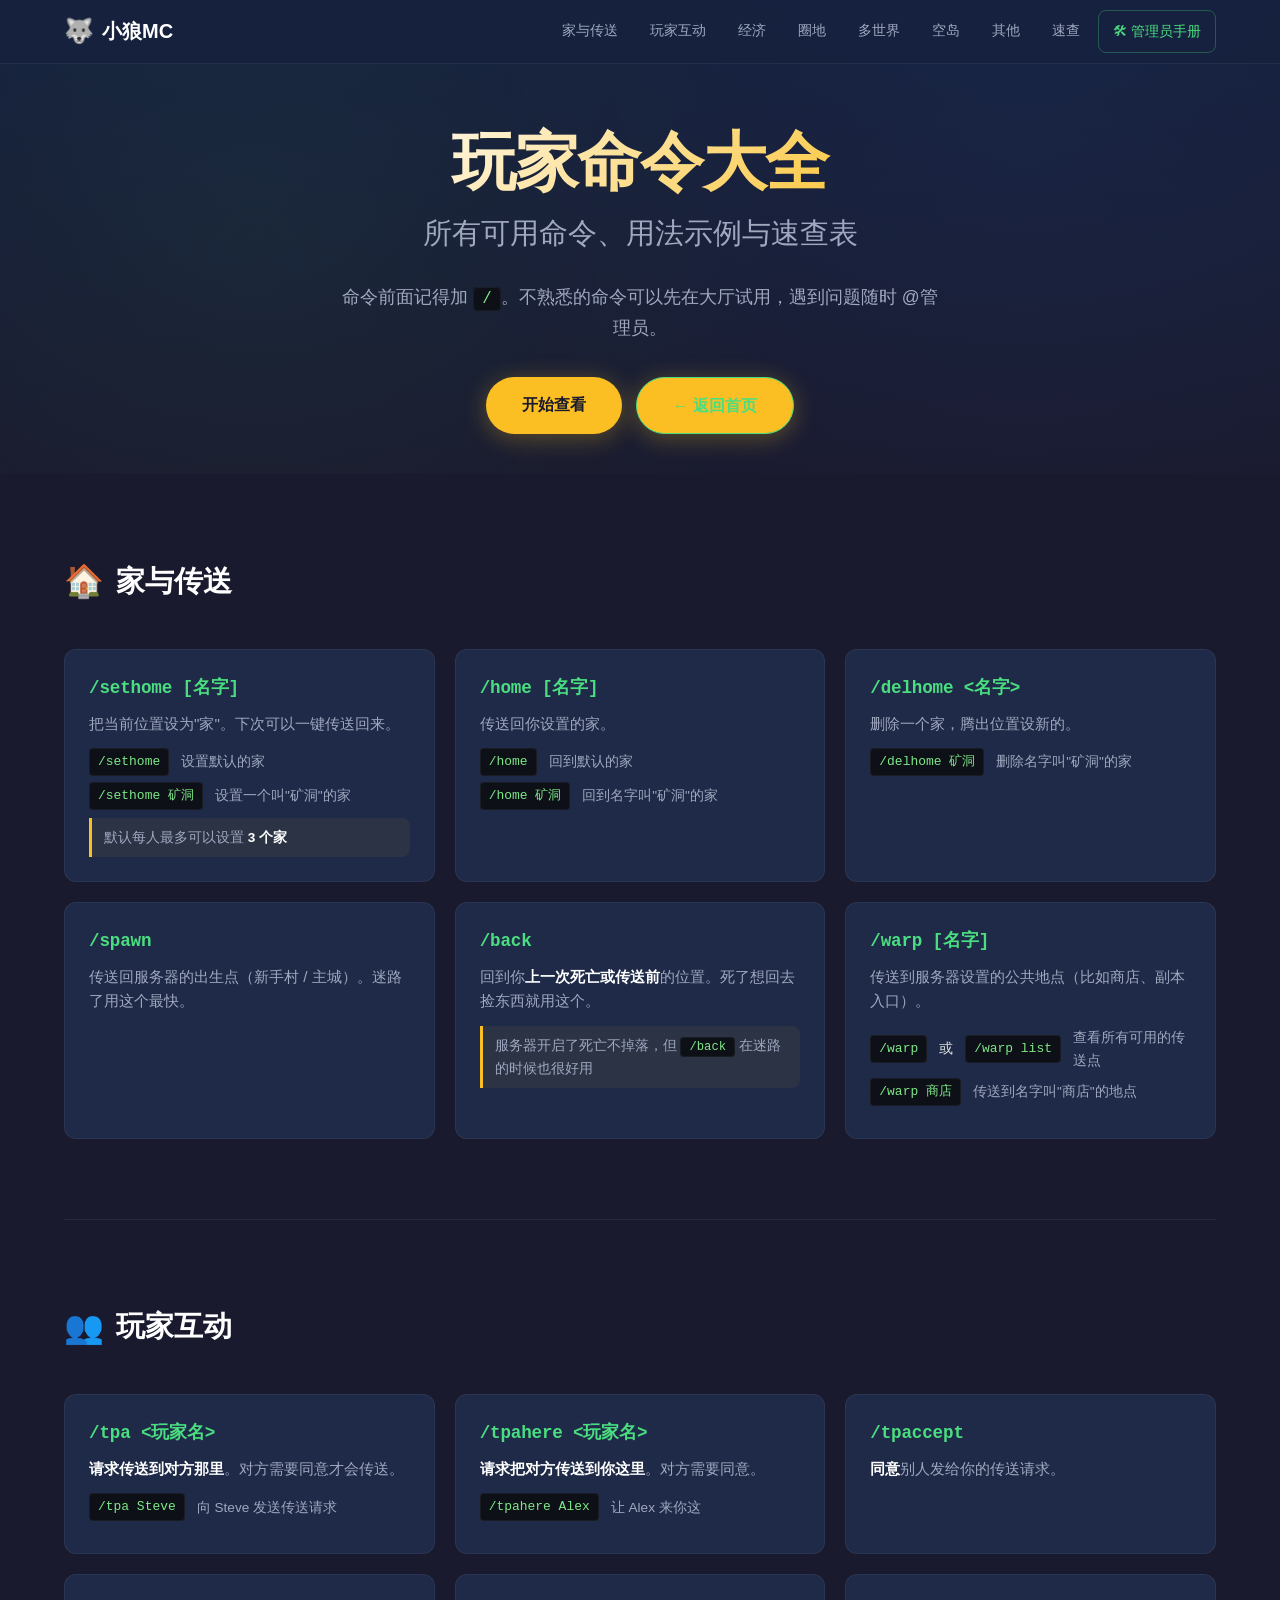
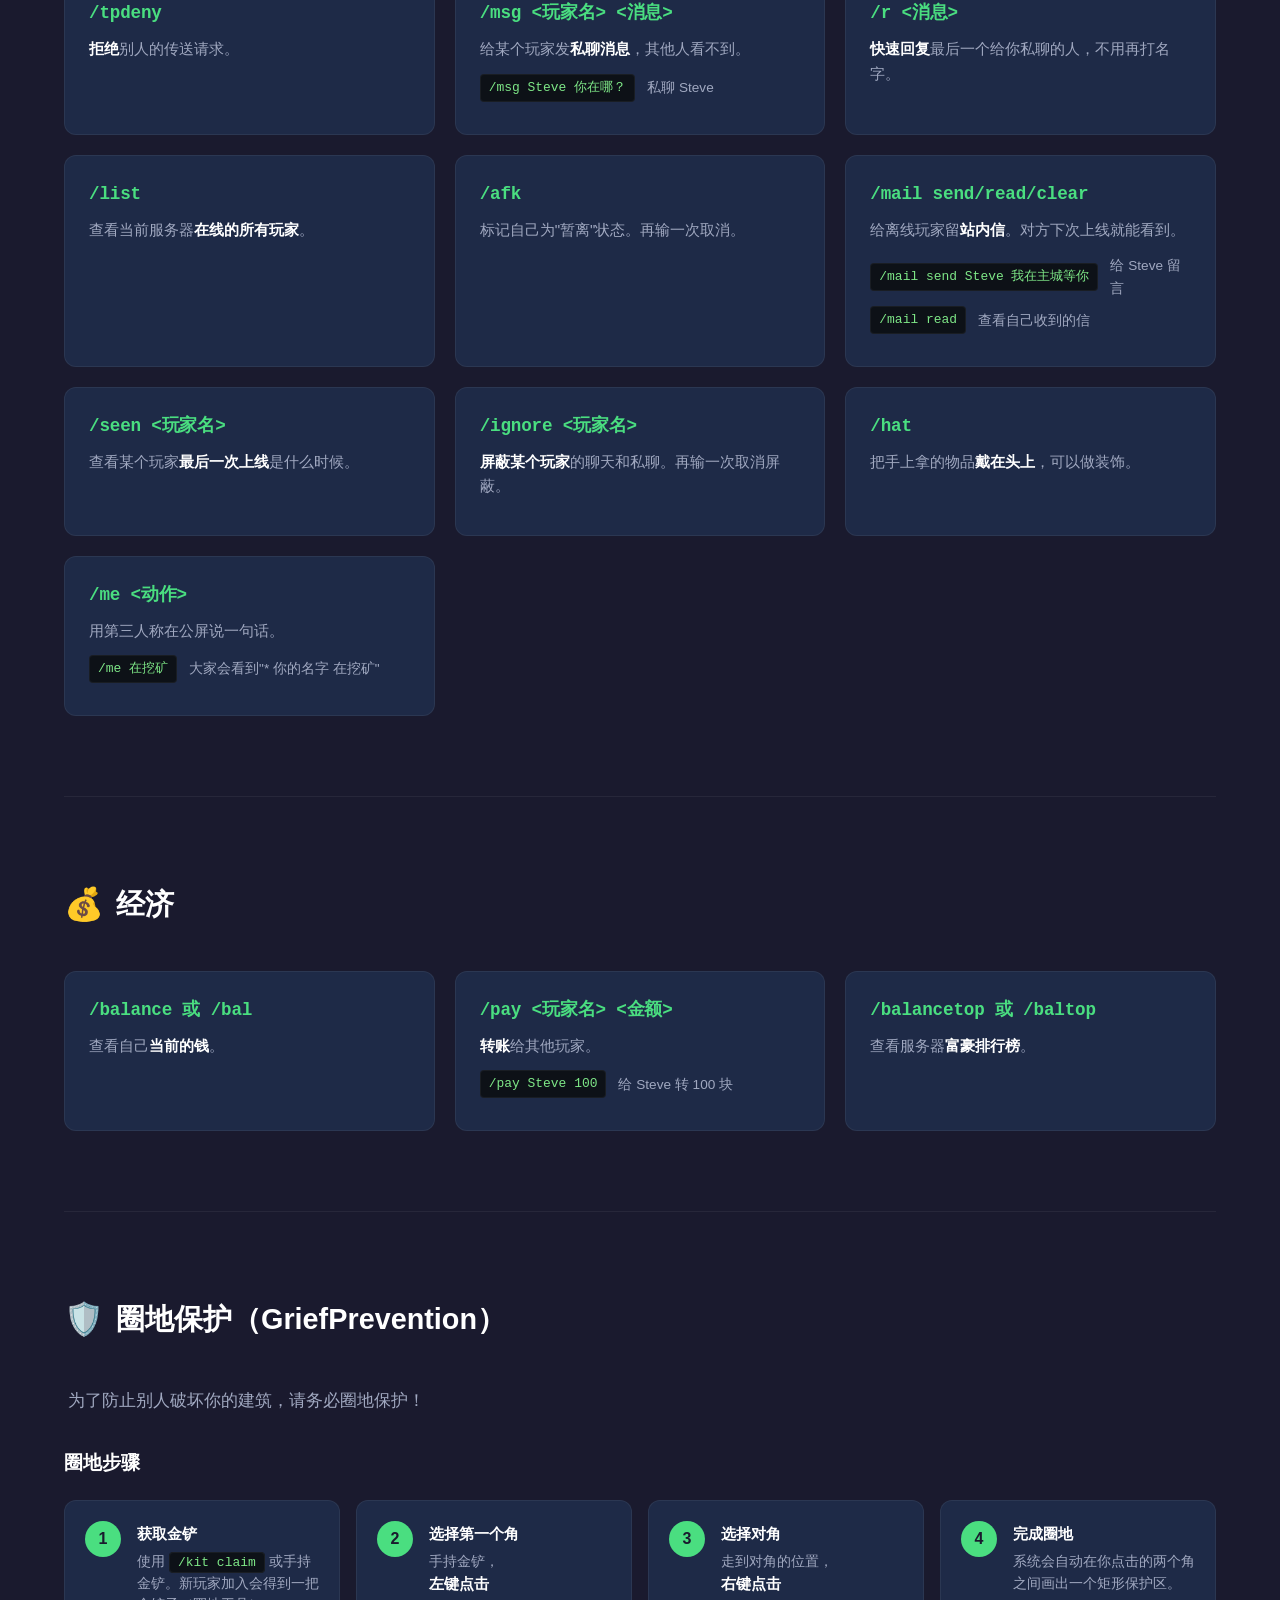
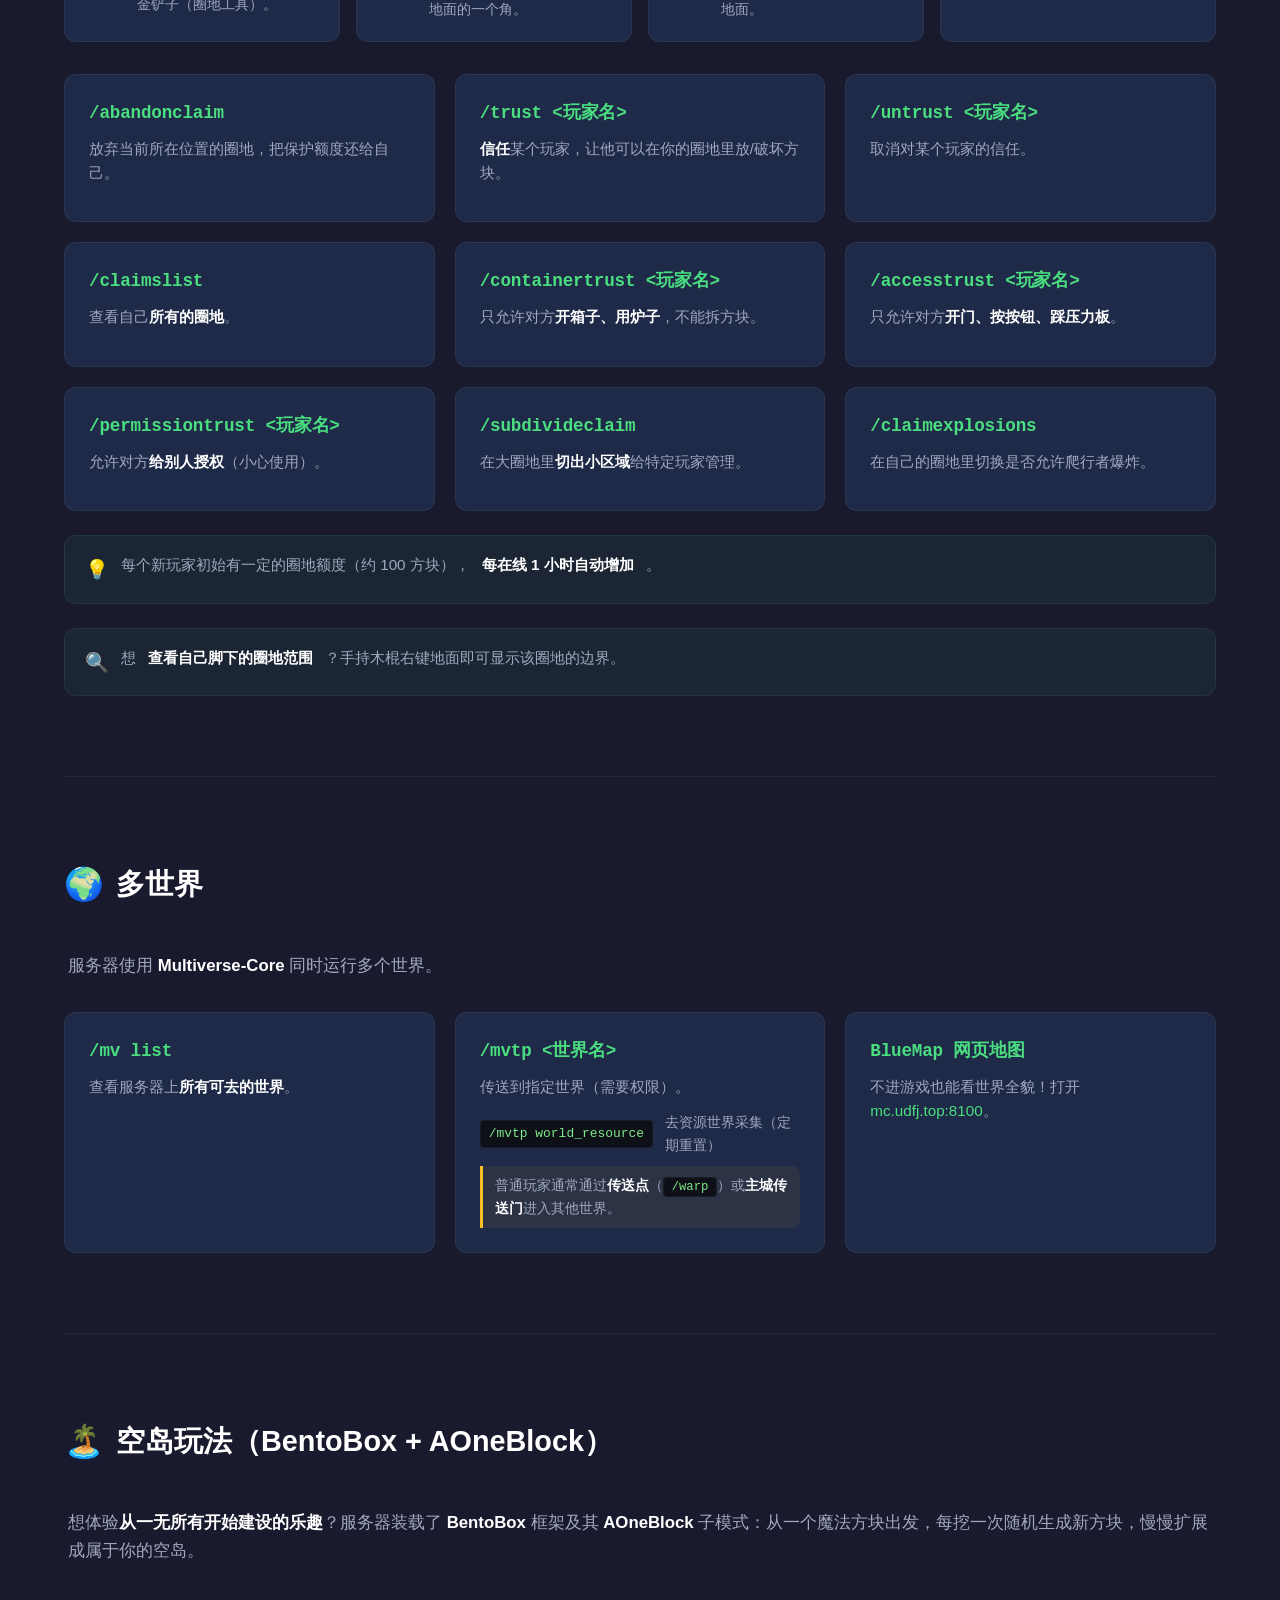
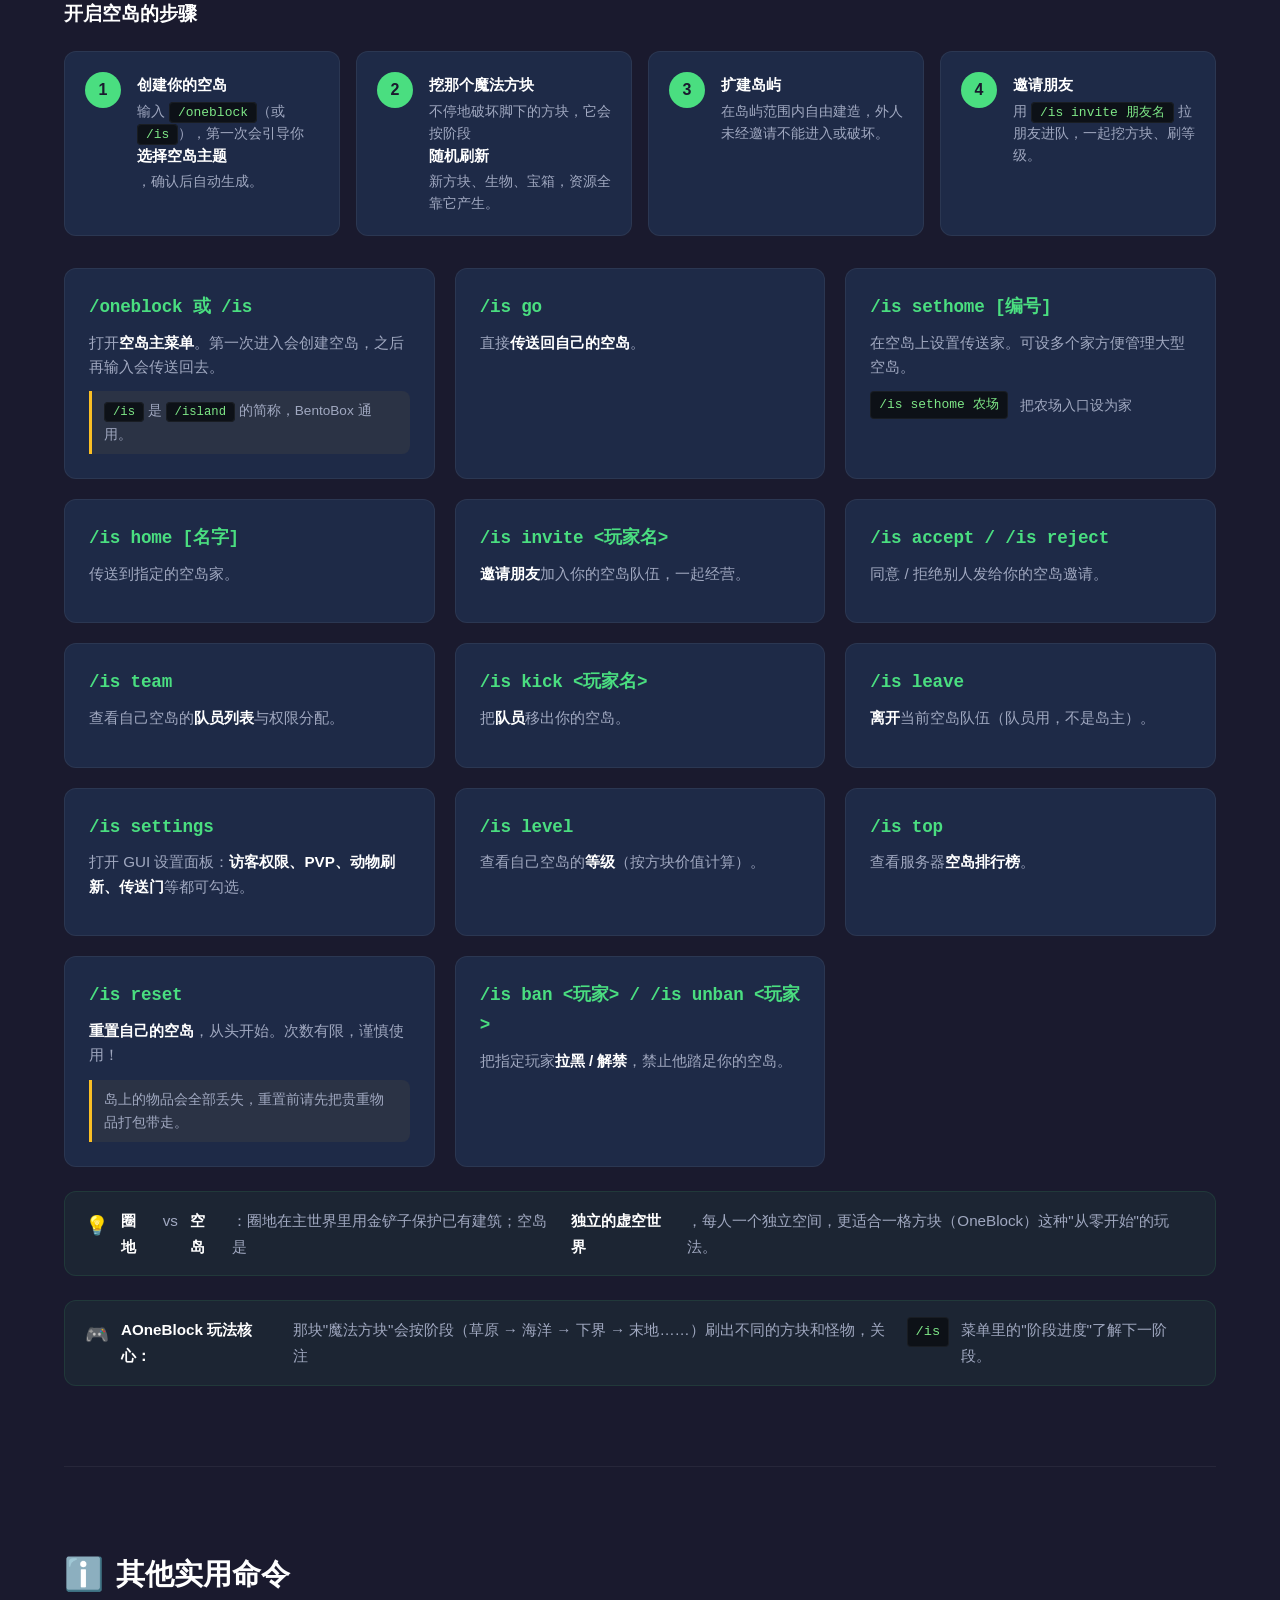
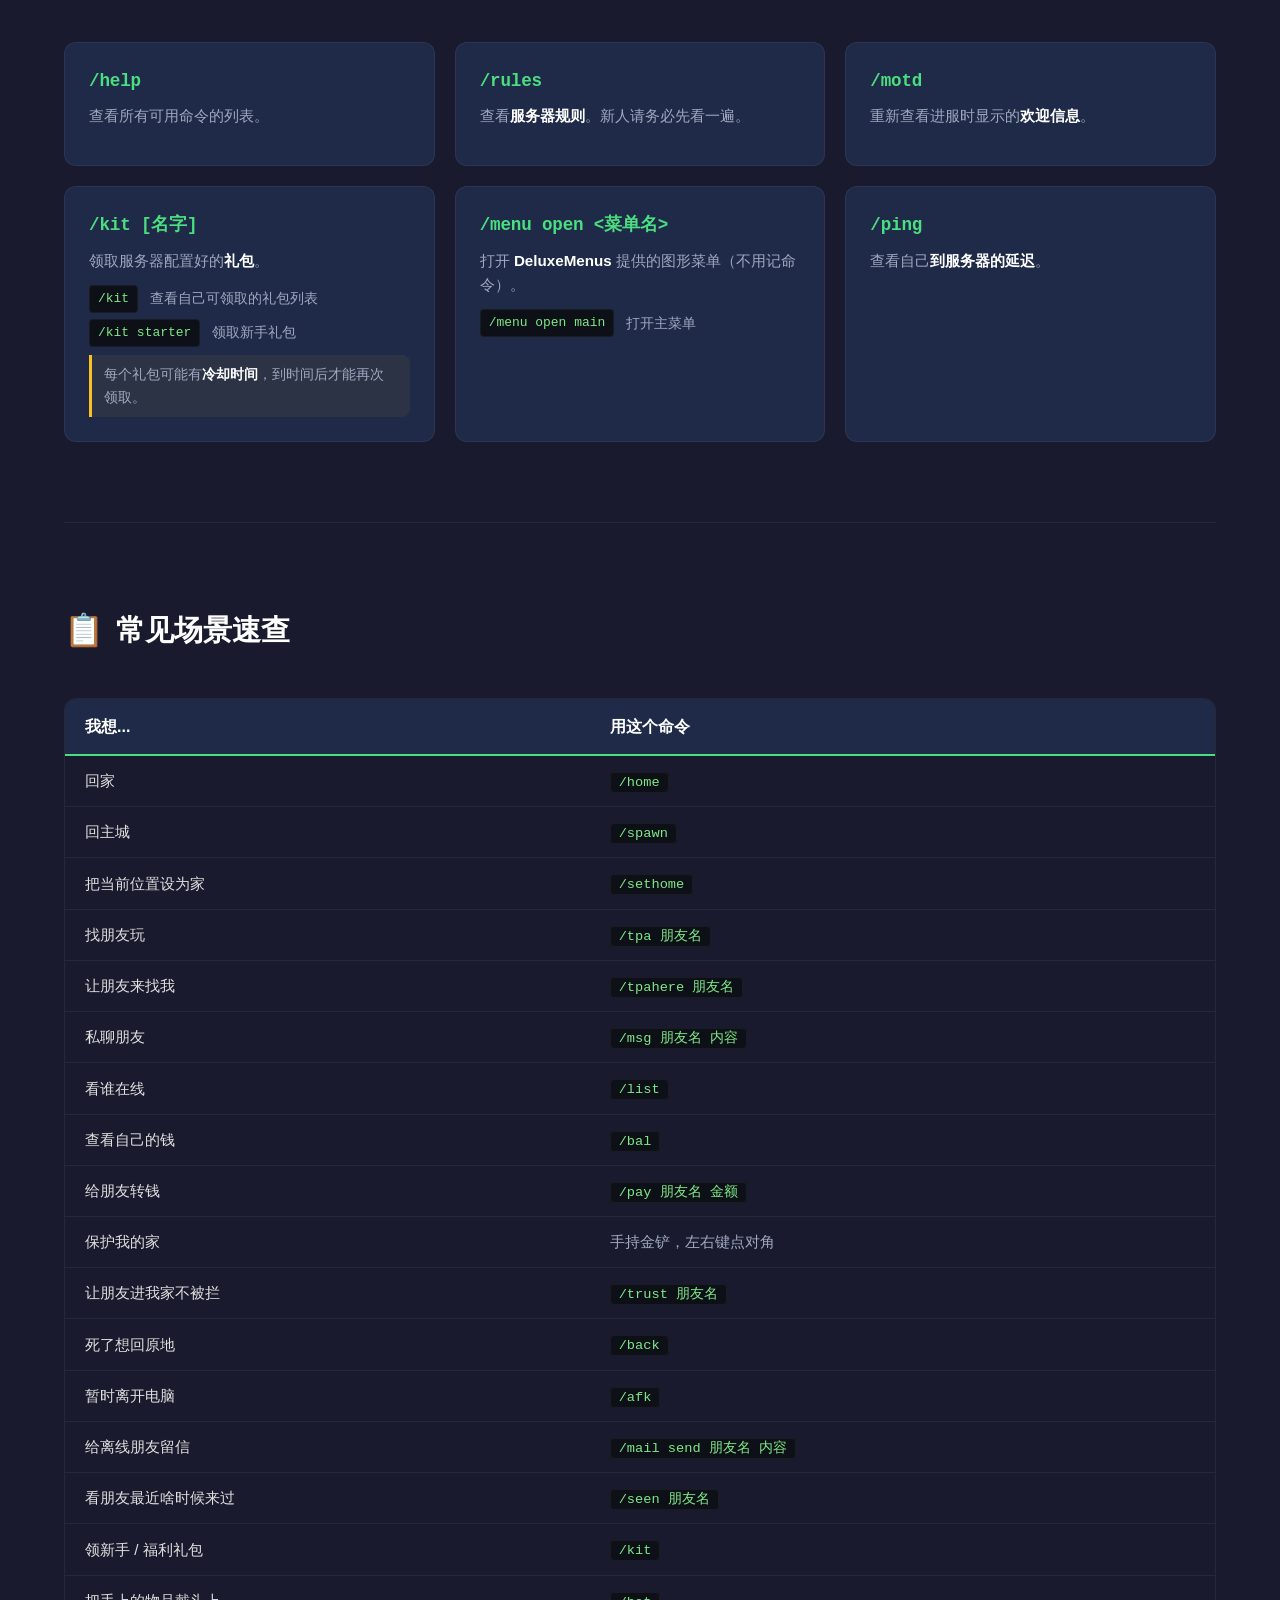
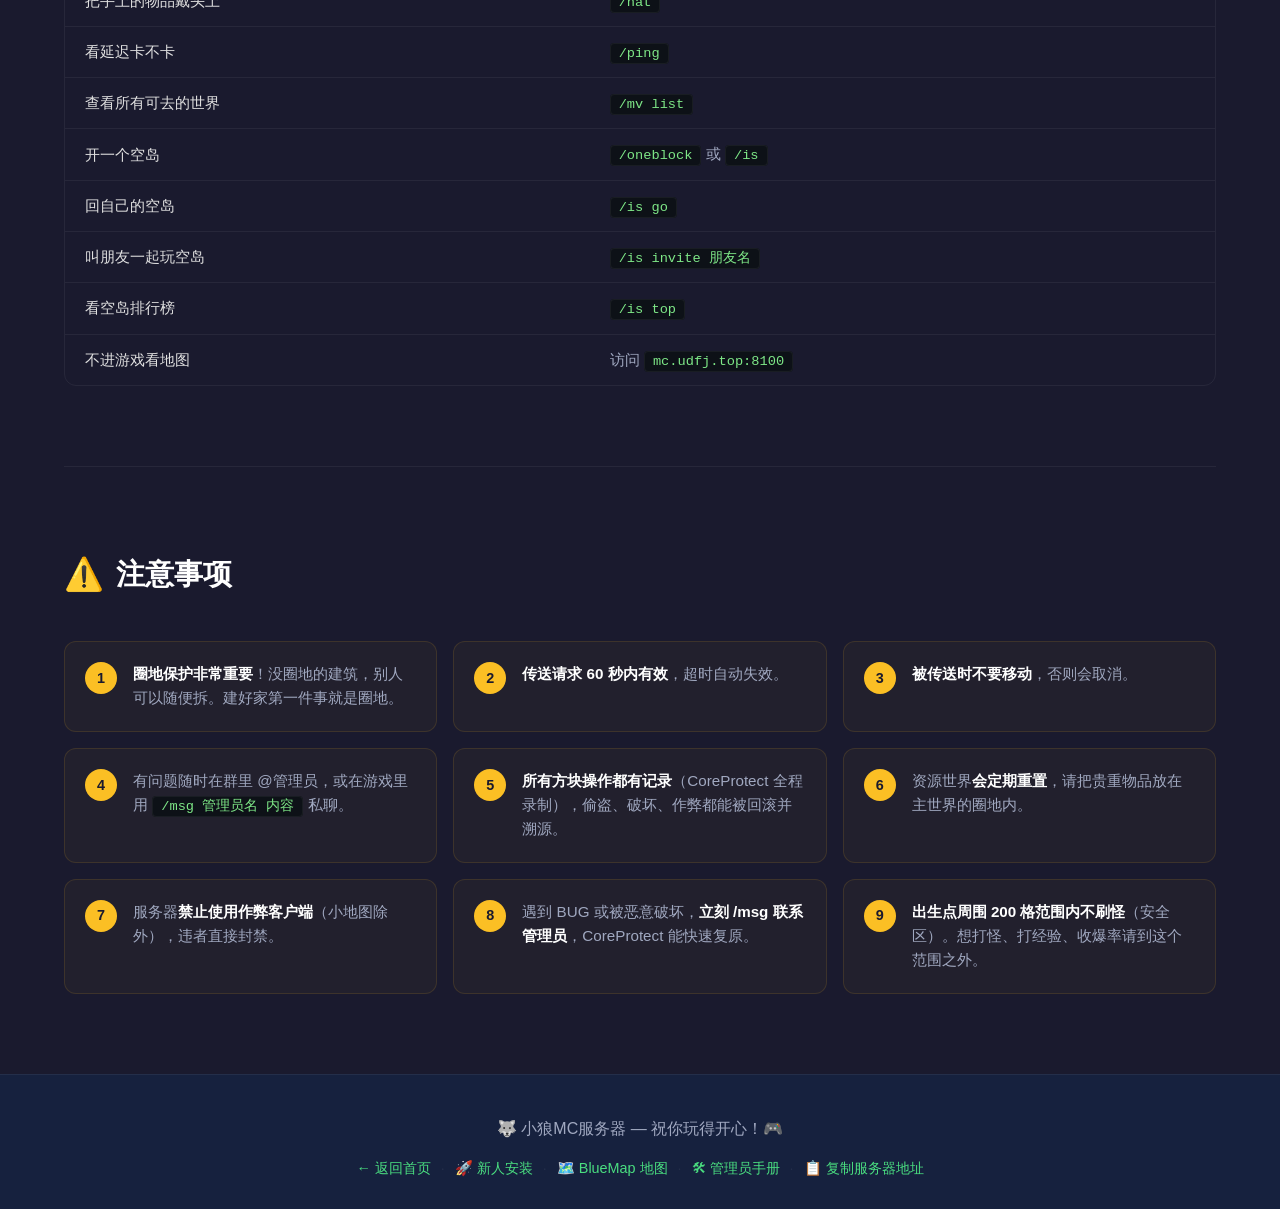
<file: commands.html>
<!DOCTYPE html>
<html lang="zh-CN">
<head>
    <meta charset="UTF-8">
    <meta name="viewport" content="width=device-width, initial-scale=1.0">
    <title>玩家命令大全 - 小狼MC服务器</title>
    <link rel="stylesheet" href="css/style.css">
    <link rel="icon" href="data:image/svg+xml,<svg xmlns='http://www.w3.org/2000/svg' viewBox='0 0 100 100'><text y='.9em' font-size='90'>📖</text></svg>">
</head>
<body>
    <!-- 顶部导航 -->
    <nav class="navbar">
        <div class="nav-container">
            <a href="index.html" class="nav-logo">
                <span class="logo-icon">🐺</span>
                <span class="logo-text">小狼MC</span>
            </a>
            <button class="nav-toggle" aria-label="切换菜单">
                <span></span>
                <span></span>
                <span></span>
            </button>
            <ul class="nav-links">
                <li><a href="#home-teleport">家与传送</a></li>
                <li><a href="#player-interact">玩家互动</a></li>
                <li><a href="#economy">经济</a></li>
                <li><a href="#land-claim">圈地</a></li>
                <li><a href="#worlds">多世界</a></li>
                <li><a href="#islands">空岛</a></li>
                <li><a href="#other">其他</a></li>
                <li><a href="#quick-ref">速查</a></li>
                <li><a href="admin.html" class="nav-admin">🛠 管理员手册</a></li>
            </ul>
        </div>
    </nav>

    <!-- 页面头 -->
    <header class="hero page-header">
        <div class="hero-content">
            <h1 class="hero-title">
                <span class="title-line">玩家命令大全</span>
                <span class="title-sub">所有可用命令、用法示例与速查表</span>
            </h1>
            <p class="hero-desc">命令前面记得加 <code>/</code>。不熟悉的命令可以先在大厅试用，遇到问题随时 @管理员。</p>
            <div class="hero-actions">
                <a href="#home-teleport" class="hero-btn">开始查看</a>
                <a href="index.html" class="hero-btn hero-btn-ghost">← 返回首页</a>
            </div>
        </div>
    </header>

    <main class="main-content">

        <!-- 家与传送 -->
        <section id="home-teleport" class="section">
            <div class="section-header">
                <span class="section-icon">🏠</span>
                <h2>家与传送</h2>
            </div>
            <div class="commands-grid">

                <div class="command-card">
                    <div class="command-name">/sethome [名字]</div>
                    <div class="command-desc">把当前位置设为"家"。下次可以一键传送回来。</div>
                    <div class="command-examples">
                        <div class="example"><code>/sethome</code><span>设置默认的家</span></div>
                        <div class="example"><code>/sethome 矿洞</code><span>设置一个叫"矿洞"的家</span></div>
                    </div>
                    <div class="command-note">默认每人最多可以设置 <strong>3 个家</strong></div>
                </div>

                <div class="command-card">
                    <div class="command-name">/home [名字]</div>
                    <div class="command-desc">传送回你设置的家。</div>
                    <div class="command-examples">
                        <div class="example"><code>/home</code><span>回到默认的家</span></div>
                        <div class="example"><code>/home 矿洞</code><span>回到名字叫"矿洞"的家</span></div>
                    </div>
                </div>

                <div class="command-card">
                    <div class="command-name">/delhome &lt;名字&gt;</div>
                    <div class="command-desc">删除一个家，腾出位置设新的。</div>
                    <div class="command-examples">
                        <div class="example"><code>/delhome 矿洞</code><span>删除名字叫"矿洞"的家</span></div>
                    </div>
                </div>

                <div class="command-card">
                    <div class="command-name">/spawn</div>
                    <div class="command-desc">传送回服务器的出生点（新手村 / 主城）。迷路了用这个最快。</div>
                </div>

                <div class="command-card">
                    <div class="command-name">/back</div>
                    <div class="command-desc">回到你<strong>上一次死亡或传送前</strong>的位置。死了想回去捡东西就用这个。</div>
                    <div class="command-note">服务器开启了死亡不掉落，但 <code>/back</code> 在迷路的时候也很好用</div>
                </div>

                <div class="command-card">
                    <div class="command-name">/warp [名字]</div>
                    <div class="command-desc">传送到服务器设置的公共地点（比如商店、副本入口）。</div>
                    <div class="command-examples">
                        <div class="example"><code>/warp</code> 或 <code>/warp list</code><span>查看所有可用的传送点</span></div>
                        <div class="example"><code>/warp 商店</code><span>传送到名字叫"商店"的地点</span></div>
                    </div>
                </div>

            </div>
        </section>

        <!-- 玩家互动 -->
        <section id="player-interact" class="section">
            <div class="section-header">
                <span class="section-icon">👥</span>
                <h2>玩家互动</h2>
            </div>
            <div class="commands-grid">

                <div class="command-card">
                    <div class="command-name">/tpa &lt;玩家名&gt;</div>
                    <div class="command-desc"><strong>请求传送到对方那里</strong>。对方需要同意才会传送。</div>
                    <div class="command-examples">
                        <div class="example"><code>/tpa Steve</code><span>向 Steve 发送传送请求</span></div>
                    </div>
                </div>

                <div class="command-card">
                    <div class="command-name">/tpahere &lt;玩家名&gt;</div>
                    <div class="command-desc"><strong>请求把对方传送到你这里</strong>。对方需要同意。</div>
                    <div class="command-examples">
                        <div class="example"><code>/tpahere Alex</code><span>让 Alex 来你这</span></div>
                    </div>
                </div>

                <div class="command-card">
                    <div class="command-name">/tpaccept</div>
                    <div class="command-desc"><strong>同意</strong>别人发给你的传送请求。</div>
                </div>

                <div class="command-card">
                    <div class="command-name">/tpdeny</div>
                    <div class="command-desc"><strong>拒绝</strong>别人的传送请求。</div>
                </div>

                <div class="command-card">
                    <div class="command-name">/msg &lt;玩家名&gt; &lt;消息&gt;</div>
                    <div class="command-desc">给某个玩家发<strong>私聊消息</strong>，其他人看不到。</div>
                    <div class="command-examples">
                        <div class="example"><code>/msg Steve 你在哪？</code><span>私聊 Steve</span></div>
                    </div>
                </div>

                <div class="command-card">
                    <div class="command-name">/r &lt;消息&gt;</div>
                    <div class="command-desc"><strong>快速回复</strong>最后一个给你私聊的人，不用再打名字。</div>
                </div>

                <div class="command-card">
                    <div class="command-name">/list</div>
                    <div class="command-desc">查看当前服务器<strong>在线的所有玩家</strong>。</div>
                </div>

                <div class="command-card">
                    <div class="command-name">/afk</div>
                    <div class="command-desc">标记自己为"暂离"状态。再输一次取消。</div>
                </div>

                <div class="command-card">
                    <div class="command-name">/mail send/read/clear</div>
                    <div class="command-desc">给离线玩家留<strong>站内信</strong>。对方下次上线就能看到。</div>
                    <div class="command-examples">
                        <div class="example"><code>/mail send Steve 我在主城等你</code><span>给 Steve 留言</span></div>
                        <div class="example"><code>/mail read</code><span>查看自己收到的信</span></div>
                    </div>
                </div>

                <div class="command-card">
                    <div class="command-name">/seen &lt;玩家名&gt;</div>
                    <div class="command-desc">查看某个玩家<strong>最后一次上线</strong>是什么时候。</div>
                </div>

                <div class="command-card">
                    <div class="command-name">/ignore &lt;玩家名&gt;</div>
                    <div class="command-desc"><strong>屏蔽某个玩家</strong>的聊天和私聊。再输一次取消屏蔽。</div>
                </div>

                <div class="command-card">
                    <div class="command-name">/hat</div>
                    <div class="command-desc">把手上拿的物品<strong>戴在头上</strong>，可以做装饰。</div>
                </div>

                <div class="command-card">
                    <div class="command-name">/me &lt;动作&gt;</div>
                    <div class="command-desc">用第三人称在公屏说一句话。</div>
                    <div class="command-examples">
                        <div class="example"><code>/me 在挖矿</code><span>大家会看到"* 你的名字 在挖矿"</span></div>
                    </div>
                </div>

            </div>
        </section>

        <!-- 经济 -->
        <section id="economy" class="section">
            <div class="section-header">
                <span class="section-icon">💰</span>
                <h2>经济</h2>
            </div>
            <div class="commands-grid">

                <div class="command-card">
                    <div class="command-name">/balance 或 /bal</div>
                    <div class="command-desc">查看自己<strong>当前的钱</strong>。</div>
                </div>

                <div class="command-card">
                    <div class="command-name">/pay &lt;玩家名&gt; &lt;金额&gt;</div>
                    <div class="command-desc"><strong>转账</strong>给其他玩家。</div>
                    <div class="command-examples">
                        <div class="example"><code>/pay Steve 100</code><span>给 Steve 转 100 块</span></div>
                    </div>
                </div>

                <div class="command-card">
                    <div class="command-name">/balancetop 或 /baltop</div>
                    <div class="command-desc">查看服务器<strong>富豪排行榜</strong>。</div>
                </div>

            </div>
        </section>

        <!-- 圈地保护 -->
        <section id="land-claim" class="section">
            <div class="section-header">
                <span class="section-icon">🛡️</span>
                <h2>圈地保护（GriefPrevention）</h2>
            </div>
            <p class="section-intro">为了防止别人破坏你的建筑，请务必圈地保护！</p>

            <div class="claim-steps">
                <h3>圈地步骤</h3>
                <div class="steps-container">
                    <div class="step">
                        <div class="step-number">1</div>
                        <div class="step-content">
                            <strong>获取金铲</strong>
                            <p>使用 <code>/kit claim</code> 或手持金铲。新玩家加入会得到一把金铲子（圈地工具）。</p>
                        </div>
                    </div>
                    <div class="step">
                        <div class="step-number">2</div>
                        <div class="step-content">
                            <strong>选择第一个角</strong>
                            <p>手持金铲，<strong>左键点击</strong>地面的一个角。</p>
                        </div>
                    </div>
                    <div class="step">
                        <div class="step-number">3</div>
                        <div class="step-content">
                            <strong>选择对角</strong>
                            <p>走到对角的位置，<strong>右键点击</strong>地面。</p>
                        </div>
                    </div>
                    <div class="step">
                        <div class="step-number">4</div>
                        <div class="step-content">
                            <strong>完成圈地</strong>
                            <p>系统会自动在你点击的两个角之间画出一个矩形保护区。</p>
                        </div>
                    </div>
                </div>
            </div>

            <div class="commands-grid">

                <div class="command-card">
                    <div class="command-name">/abandonclaim</div>
                    <div class="command-desc">放弃当前所在位置的圈地，把保护额度还给自己。</div>
                </div>

                <div class="command-card">
                    <div class="command-name">/trust &lt;玩家名&gt;</div>
                    <div class="command-desc"><strong>信任</strong>某个玩家，让他可以在你的圈地里放/破坏方块。</div>
                </div>

                <div class="command-card">
                    <div class="command-name">/untrust &lt;玩家名&gt;</div>
                    <div class="command-desc">取消对某个玩家的信任。</div>
                </div>

                <div class="command-card">
                    <div class="command-name">/claimslist</div>
                    <div class="command-desc">查看自己<strong>所有的圈地</strong>。</div>
                </div>

                <div class="command-card">
                    <div class="command-name">/containertrust &lt;玩家名&gt;</div>
                    <div class="command-desc">只允许对方<strong>开箱子、用炉子</strong>，不能拆方块。</div>
                </div>

                <div class="command-card">
                    <div class="command-name">/accesstrust &lt;玩家名&gt;</div>
                    <div class="command-desc">只允许对方<strong>开门、按按钮、踩压力板</strong>。</div>
                </div>

                <div class="command-card">
                    <div class="command-name">/permissiontrust &lt;玩家名&gt;</div>
                    <div class="command-desc">允许对方<strong>给别人授权</strong>（小心使用）。</div>
                </div>

                <div class="command-card">
                    <div class="command-name">/subdivideclaim</div>
                    <div class="command-desc">在大圈地里<strong>切出小区域</strong>给特定玩家管理。</div>
                </div>

                <div class="command-card">
                    <div class="command-name">/claimexplosions</div>
                    <div class="command-desc">在自己的圈地里切换是否允许爬行者爆炸。</div>
                </div>

            </div>

            <div class="info-tip">
                <span class="tip-icon">💡</span>
                每个新玩家初始有一定的圈地额度（约 100 方块），<strong>每在线 1 小时自动增加</strong>。
            </div>
            <div class="info-tip">
                <span class="tip-icon">🔍</span>
                想<strong>查看自己脚下的圈地范围</strong>？手持木棍右键地面即可显示该圈地的边界。
            </div>
        </section>

        <!-- 多世界 -->
        <section id="worlds" class="section">
            <div class="section-header">
                <span class="section-icon">🌍</span>
                <h2>多世界</h2>
            </div>
            <p class="section-intro">服务器使用 <strong>Multiverse-Core</strong> 同时运行多个世界。</p>
            <div class="commands-grid">

                <div class="command-card">
                    <div class="command-name">/mv list</div>
                    <div class="command-desc">查看服务器上<strong>所有可去的世界</strong>。</div>
                </div>

                <div class="command-card">
                    <div class="command-name">/mvtp &lt;世界名&gt;</div>
                    <div class="command-desc">传送到指定世界（需要权限）。</div>
                    <div class="command-examples">
                        <div class="example"><code>/mvtp world_resource</code><span>去资源世界采集（定期重置）</span></div>
                    </div>
                    <div class="command-note">普通玩家通常通过<strong>传送点</strong>（<code>/warp</code>）或<strong>主城传送门</strong>进入其他世界。</div>
                </div>

                <div class="command-card">
                    <div class="command-name">BlueMap 网页地图</div>
                    <div class="command-desc">不进游戏也能看世界全貌！打开 <a href="http://mc.udfj.top:8100" target="_blank" rel="noopener">mc.udfj.top:8100</a>。</div>
                </div>

            </div>
        </section>

        <!-- BentoBox 空岛 -->
        <section id="islands" class="section">
            <div class="section-header">
                <span class="section-icon">🏝️</span>
                <h2>空岛玩法（BentoBox + AOneBlock）</h2>
            </div>
            <p class="section-intro">想体验<strong>从一无所有开始建设的乐趣</strong>？服务器装载了 <strong>BentoBox</strong> 框架及其 <strong>AOneBlock</strong> 子模式：从一个魔法方块出发，每挖一次随机生成新方块，慢慢扩展成属于你的空岛。</p>

            <div class="claim-steps">
                <h3>开启空岛的步骤</h3>
                <div class="steps-container">
                    <div class="step">
                        <div class="step-number">1</div>
                        <div class="step-content">
                            <strong>创建你的空岛</strong>
                            <p>输入 <code>/oneblock</code>（或 <code>/is</code>），第一次会引导你<strong>选择空岛主题</strong>，确认后自动生成。</p>
                        </div>
                    </div>
                    <div class="step">
                        <div class="step-number">2</div>
                        <div class="step-content">
                            <strong>挖那个魔法方块</strong>
                            <p>不停地破坏脚下的方块，它会按阶段<strong>随机刷新</strong>新方块、生物、宝箱，资源全靠它产生。</p>
                        </div>
                    </div>
                    <div class="step">
                        <div class="step-number">3</div>
                        <div class="step-content">
                            <strong>扩建岛屿</strong>
                            <p>在岛屿范围内自由建造，外人未经邀请不能进入或破坏。</p>
                        </div>
                    </div>
                    <div class="step">
                        <div class="step-number">4</div>
                        <div class="step-content">
                            <strong>邀请朋友</strong>
                            <p>用 <code>/is invite 朋友名</code> 拉朋友进队，一起挖方块、刷等级。</p>
                        </div>
                    </div>
                </div>
            </div>

            <div class="commands-grid">

                <div class="command-card">
                    <div class="command-name">/oneblock 或 /is</div>
                    <div class="command-desc">打开<strong>空岛主菜单</strong>。第一次进入会创建空岛，之后再输入会传送回去。</div>
                    <div class="command-note"><code>/is</code> 是 <code>/island</code> 的简称，BentoBox 通用。</div>
                </div>

                <div class="command-card">
                    <div class="command-name">/is go</div>
                    <div class="command-desc">直接<strong>传送回自己的空岛</strong>。</div>
                </div>

                <div class="command-card">
                    <div class="command-name">/is sethome [编号]</div>
                    <div class="command-desc">在空岛上设置传送家。可设多个家方便管理大型空岛。</div>
                    <div class="command-examples">
                        <div class="example"><code>/is sethome 农场</code><span>把农场入口设为家</span></div>
                    </div>
                </div>

                <div class="command-card">
                    <div class="command-name">/is home [名字]</div>
                    <div class="command-desc">传送到指定的空岛家。</div>
                </div>

                <div class="command-card">
                    <div class="command-name">/is invite &lt;玩家名&gt;</div>
                    <div class="command-desc"><strong>邀请朋友</strong>加入你的空岛队伍，一起经营。</div>
                </div>

                <div class="command-card">
                    <div class="command-name">/is accept / /is reject</div>
                    <div class="command-desc">同意 / 拒绝别人发给你的空岛邀请。</div>
                </div>

                <div class="command-card">
                    <div class="command-name">/is team</div>
                    <div class="command-desc">查看自己空岛的<strong>队员列表</strong>与权限分配。</div>
                </div>

                <div class="command-card">
                    <div class="command-name">/is kick &lt;玩家名&gt;</div>
                    <div class="command-desc">把<strong>队员</strong>移出你的空岛。</div>
                </div>

                <div class="command-card">
                    <div class="command-name">/is leave</div>
                    <div class="command-desc"><strong>离开</strong>当前空岛队伍（队员用，不是岛主）。</div>
                </div>

                <div class="command-card">
                    <div class="command-name">/is settings</div>
                    <div class="command-desc">打开 GUI 设置面板：<strong>访客权限、PVP、动物刷新、传送门</strong>等都可勾选。</div>
                </div>

                <div class="command-card">
                    <div class="command-name">/is level</div>
                    <div class="command-desc">查看自己空岛的<strong>等级</strong>（按方块价值计算）。</div>
                </div>

                <div class="command-card">
                    <div class="command-name">/is top</div>
                    <div class="command-desc">查看服务器<strong>空岛排行榜</strong>。</div>
                </div>

                <div class="command-card">
                    <div class="command-name">/is reset</div>
                    <div class="command-desc"><strong>重置自己的空岛</strong>，从头开始。次数有限，谨慎使用！</div>
                    <div class="command-note">岛上的物品会全部丢失，重置前请先把贵重物品打包带走。</div>
                </div>

                <div class="command-card">
                    <div class="command-name">/is ban &lt;玩家&gt; / /is unban &lt;玩家&gt;</div>
                    <div class="command-desc">把指定玩家<strong>拉黑 / 解禁</strong>，禁止他踏足你的空岛。</div>
                </div>

            </div>

            <div class="info-tip">
                <span class="tip-icon">💡</span>
                <strong>圈地</strong> vs <strong>空岛</strong>：圈地在主世界里用金铲子保护已有建筑；空岛是<strong>独立的虚空世界</strong>，每人一个独立空间，更适合一格方块（OneBlock）这种"从零开始"的玩法。
            </div>
            <div class="info-tip">
                <span class="tip-icon">🎮</span>
                <strong>AOneBlock 玩法核心：</strong>那块"魔法方块"会按阶段（草原 → 海洋 → 下界 → 末地……）刷出不同的方块和怪物，关注 <code>/is</code> 菜单里的"阶段进度"了解下一阶段。
            </div>
        </section>

        <!-- 其他实用命令 -->
        <section id="other" class="section">
            <div class="section-header">
                <span class="section-icon">ℹ️</span>
                <h2>其他实用命令</h2>
            </div>
            <div class="commands-grid">

                <div class="command-card">
                    <div class="command-name">/help</div>
                    <div class="command-desc">查看所有可用命令的列表。</div>
                </div>

                <div class="command-card">
                    <div class="command-name">/rules</div>
                    <div class="command-desc">查看<strong>服务器规则</strong>。新人请务必先看一遍。</div>
                </div>

                <div class="command-card">
                    <div class="command-name">/motd</div>
                    <div class="command-desc">重新查看进服时显示的<strong>欢迎信息</strong>。</div>
                </div>

                <div class="command-card">
                    <div class="command-name">/kit [名字]</div>
                    <div class="command-desc">领取服务器配置好的<strong>礼包</strong>。</div>
                    <div class="command-examples">
                        <div class="example"><code>/kit</code><span>查看自己可领取的礼包列表</span></div>
                        <div class="example"><code>/kit starter</code><span>领取新手礼包</span></div>
                    </div>
                    <div class="command-note">每个礼包可能有<strong>冷却时间</strong>，到时间后才能再次领取。</div>
                </div>

                <div class="command-card">
                    <div class="command-name">/menu open &lt;菜单名&gt;</div>
                    <div class="command-desc">打开 <strong>DeluxeMenus</strong> 提供的图形菜单（不用记命令）。</div>
                    <div class="command-examples">
                        <div class="example"><code>/menu open main</code><span>打开主菜单</span></div>
                    </div>
                </div>

                <div class="command-card">
                    <div class="command-name">/ping</div>
                    <div class="command-desc">查看自己<strong>到服务器的延迟</strong>。</div>
                </div>

            </div>
        </section>

        <!-- 速查表 -->
        <section id="quick-ref" class="section">
            <div class="section-header">
                <span class="section-icon">📋</span>
                <h2>常见场景速查</h2>
            </div>
            <div class="quick-ref-table">
                <table>
                    <thead>
                        <tr>
                            <th>我想...</th>
                            <th>用这个命令</th>
                        </tr>
                    </thead>
                    <tbody>
                        <tr><td>回家</td><td><code>/home</code></td></tr>
                        <tr><td>回主城</td><td><code>/spawn</code></td></tr>
                        <tr><td>把当前位置设为家</td><td><code>/sethome</code></td></tr>
                        <tr><td>找朋友玩</td><td><code>/tpa 朋友名</code></td></tr>
                        <tr><td>让朋友来找我</td><td><code>/tpahere 朋友名</code></td></tr>
                        <tr><td>私聊朋友</td><td><code>/msg 朋友名 内容</code></td></tr>
                        <tr><td>看谁在线</td><td><code>/list</code></td></tr>
                        <tr><td>查看自己的钱</td><td><code>/bal</code></td></tr>
                        <tr><td>给朋友转钱</td><td><code>/pay 朋友名 金额</code></td></tr>
                        <tr><td>保护我的家</td><td>手持金铲，左右键点对角</td></tr>
                        <tr><td>让朋友进我家不被拦</td><td><code>/trust 朋友名</code></td></tr>
                        <tr><td>死了想回原地</td><td><code>/back</code></td></tr>
                        <tr><td>暂时离开电脑</td><td><code>/afk</code></td></tr>
                        <tr><td>给离线朋友留信</td><td><code>/mail send 朋友名 内容</code></td></tr>
                        <tr><td>看朋友最近啥时候来过</td><td><code>/seen 朋友名</code></td></tr>
                        <tr><td>领新手 / 福利礼包</td><td><code>/kit</code></td></tr>
                        <tr><td>把手上的物品戴头上</td><td><code>/hat</code></td></tr>
                        <tr><td>看延迟卡不卡</td><td><code>/ping</code></td></tr>
                        <tr><td>查看所有可去的世界</td><td><code>/mv list</code></td></tr>
                        <tr><td>开一个空岛</td><td><code>/oneblock</code> 或 <code>/is</code></td></tr>
                        <tr><td>回自己的空岛</td><td><code>/is go</code></td></tr>
                        <tr><td>叫朋友一起玩空岛</td><td><code>/is invite 朋友名</code></td></tr>
                        <tr><td>看空岛排行榜</td><td><code>/is top</code></td></tr>
                        <tr><td>不进游戏看地图</td><td>访问 <code>mc.udfj.top:8100</code></td></tr>
                    </tbody>
                </table>
            </div>
        </section>

        <!-- 注意事项 -->
        <section id="warnings" class="section warnings-section">
            <div class="section-header">
                <span class="section-icon">⚠️</span>
                <h2>注意事项</h2>
            </div>
            <div class="warnings-grid">
                <div class="warning-card">
                    <div class="warning-number">1</div>
                    <div class="warning-text"><strong>圈地保护非常重要</strong>！没圈地的建筑，别人可以随便拆。建好家第一件事就是圈地。</div>
                </div>
                <div class="warning-card">
                    <div class="warning-number">2</div>
                    <div class="warning-text"><strong>传送请求 60 秒内有效</strong>，超时自动失效。</div>
                </div>
                <div class="warning-card">
                    <div class="warning-number">3</div>
                    <div class="warning-text"><strong>被传送时不要移动</strong>，否则会取消。</div>
                </div>
                <div class="warning-card">
                    <div class="warning-number">4</div>
                    <div class="warning-text">有问题随时在群里 @管理员，或在游戏里用 <code>/msg 管理员名 内容</code> 私聊。</div>
                </div>
                <div class="warning-card">
                    <div class="warning-number">5</div>
                    <div class="warning-text"><strong>所有方块操作都有记录</strong>（CoreProtect 全程录制），偷盗、破坏、作弊都能被回滚并溯源。</div>
                </div>
                <div class="warning-card">
                    <div class="warning-number">6</div>
                    <div class="warning-text">资源世界<strong>会定期重置</strong>，请把贵重物品放在主世界的圈地内。</div>
                </div>
                <div class="warning-card">
                    <div class="warning-number">7</div>
                    <div class="warning-text">服务器<strong>禁止使用作弊客户端</strong>（小地图除外），违者直接封禁。</div>
                </div>
                <div class="warning-card">
                    <div class="warning-number">8</div>
                    <div class="warning-text">遇到 BUG 或被恶意破坏，<strong>立刻 /msg 联系管理员</strong>，CoreProtect 能快速复原。</div>
                </div>
                <div class="warning-card">
                    <div class="warning-number">9</div>
                    <div class="warning-text"><strong>出生点周围 200 格范围内不刷怪</strong>（安全区）。想打怪、打经验、收爆率请到这个范围之外。</div>
                </div>
            </div>
        </section>

    </main>

    <!-- 页脚 -->
    <footer class="footer">
        <div class="footer-content">
            <p>🐺 小狼MC服务器 &mdash; 祝你玩得开心！🎮</p>
            <p class="footer-links">
                <a href="index.html">← 返回首页</a>
                <span class="footer-sep">·</span>
                <a href="install.html">🚀 新人安装</a>
                <span class="footer-sep">·</span>
                <a href="http://mc.udfj.top:8100" target="_blank" rel="noopener">🗺️ BlueMap 地图</a>
                <span class="footer-sep">·</span>
                <a href="admin.html">🛠 管理员手册</a>
                <span class="footer-sep">·</span>
                <a href="#" data-copy="mc.udfj.top">📋 复制服务器地址</a>
            </p>
        </div>
    </footer>

    <!-- 回到顶部按钮 -->
    <button class="back-to-top" id="backToTop" aria-label="回到顶部">↑</button>

    <script src="js/main.js"></script>
</body>
</html>
</file>
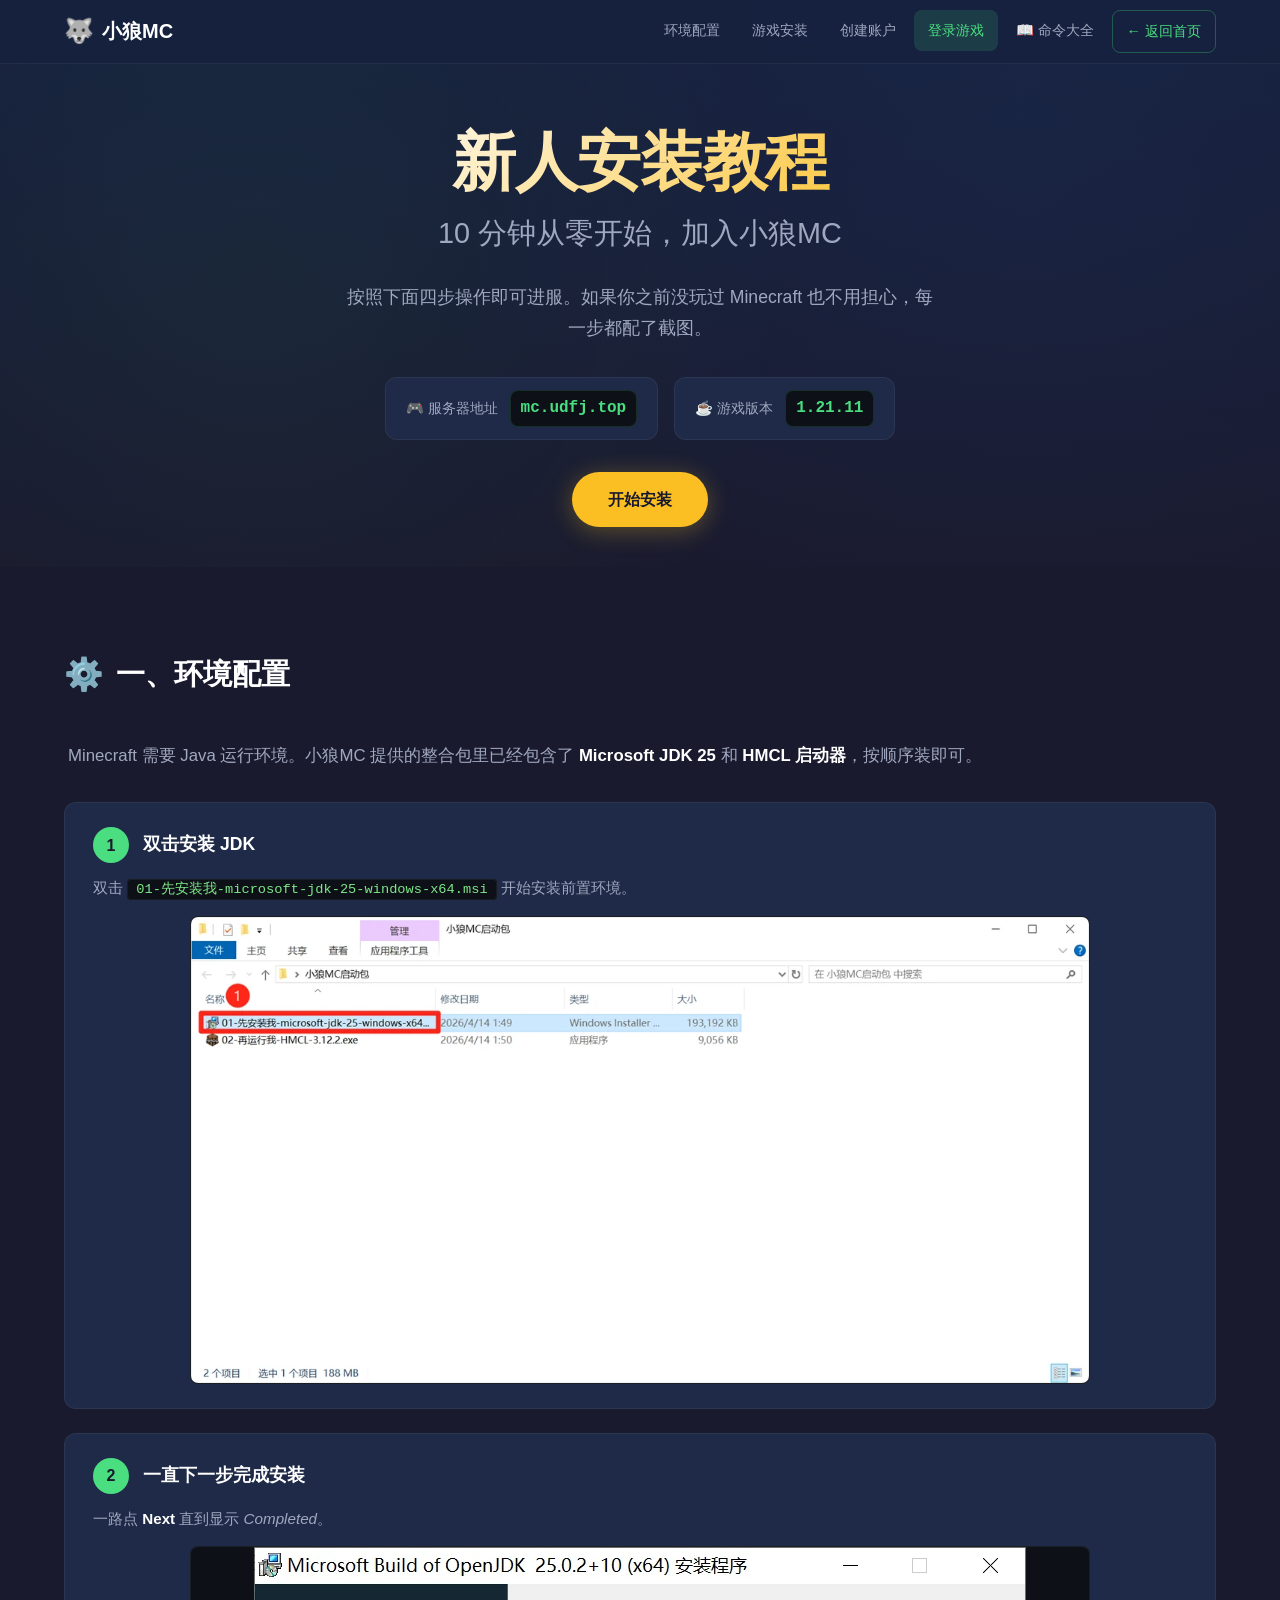
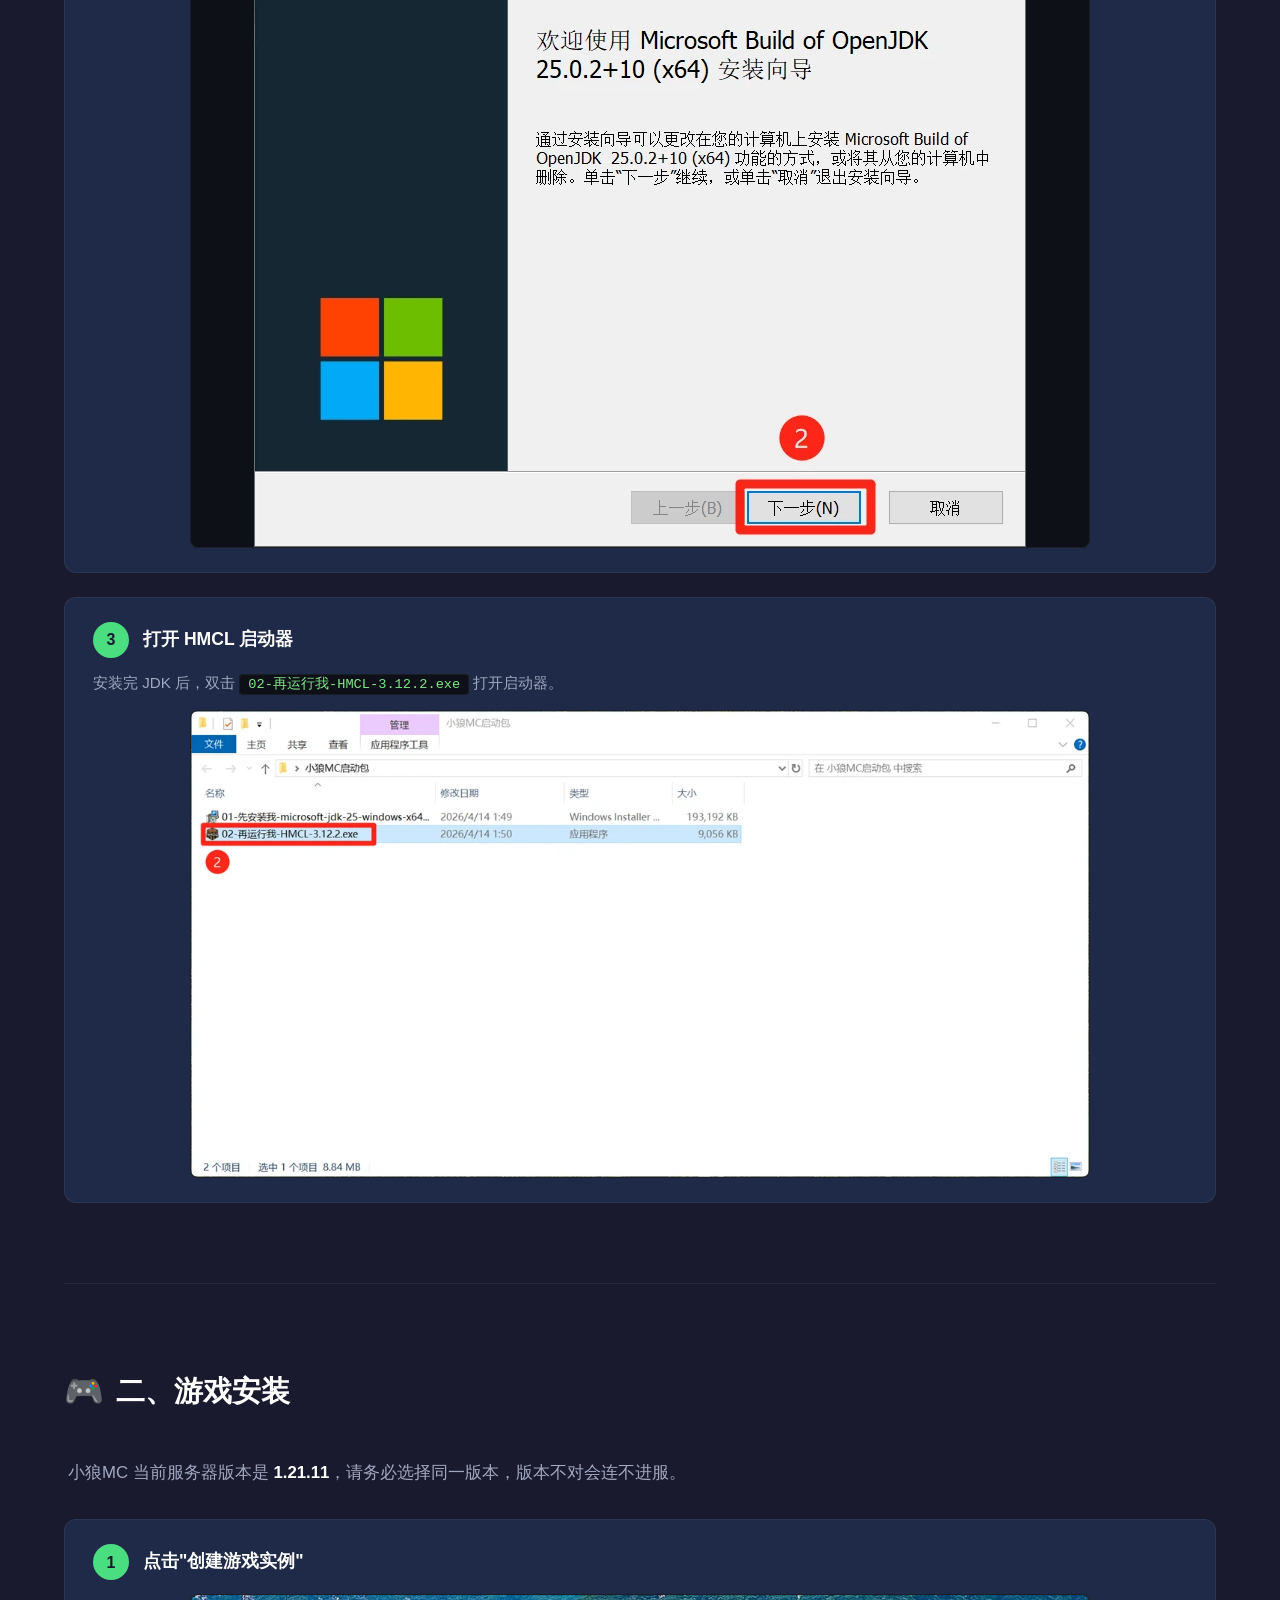
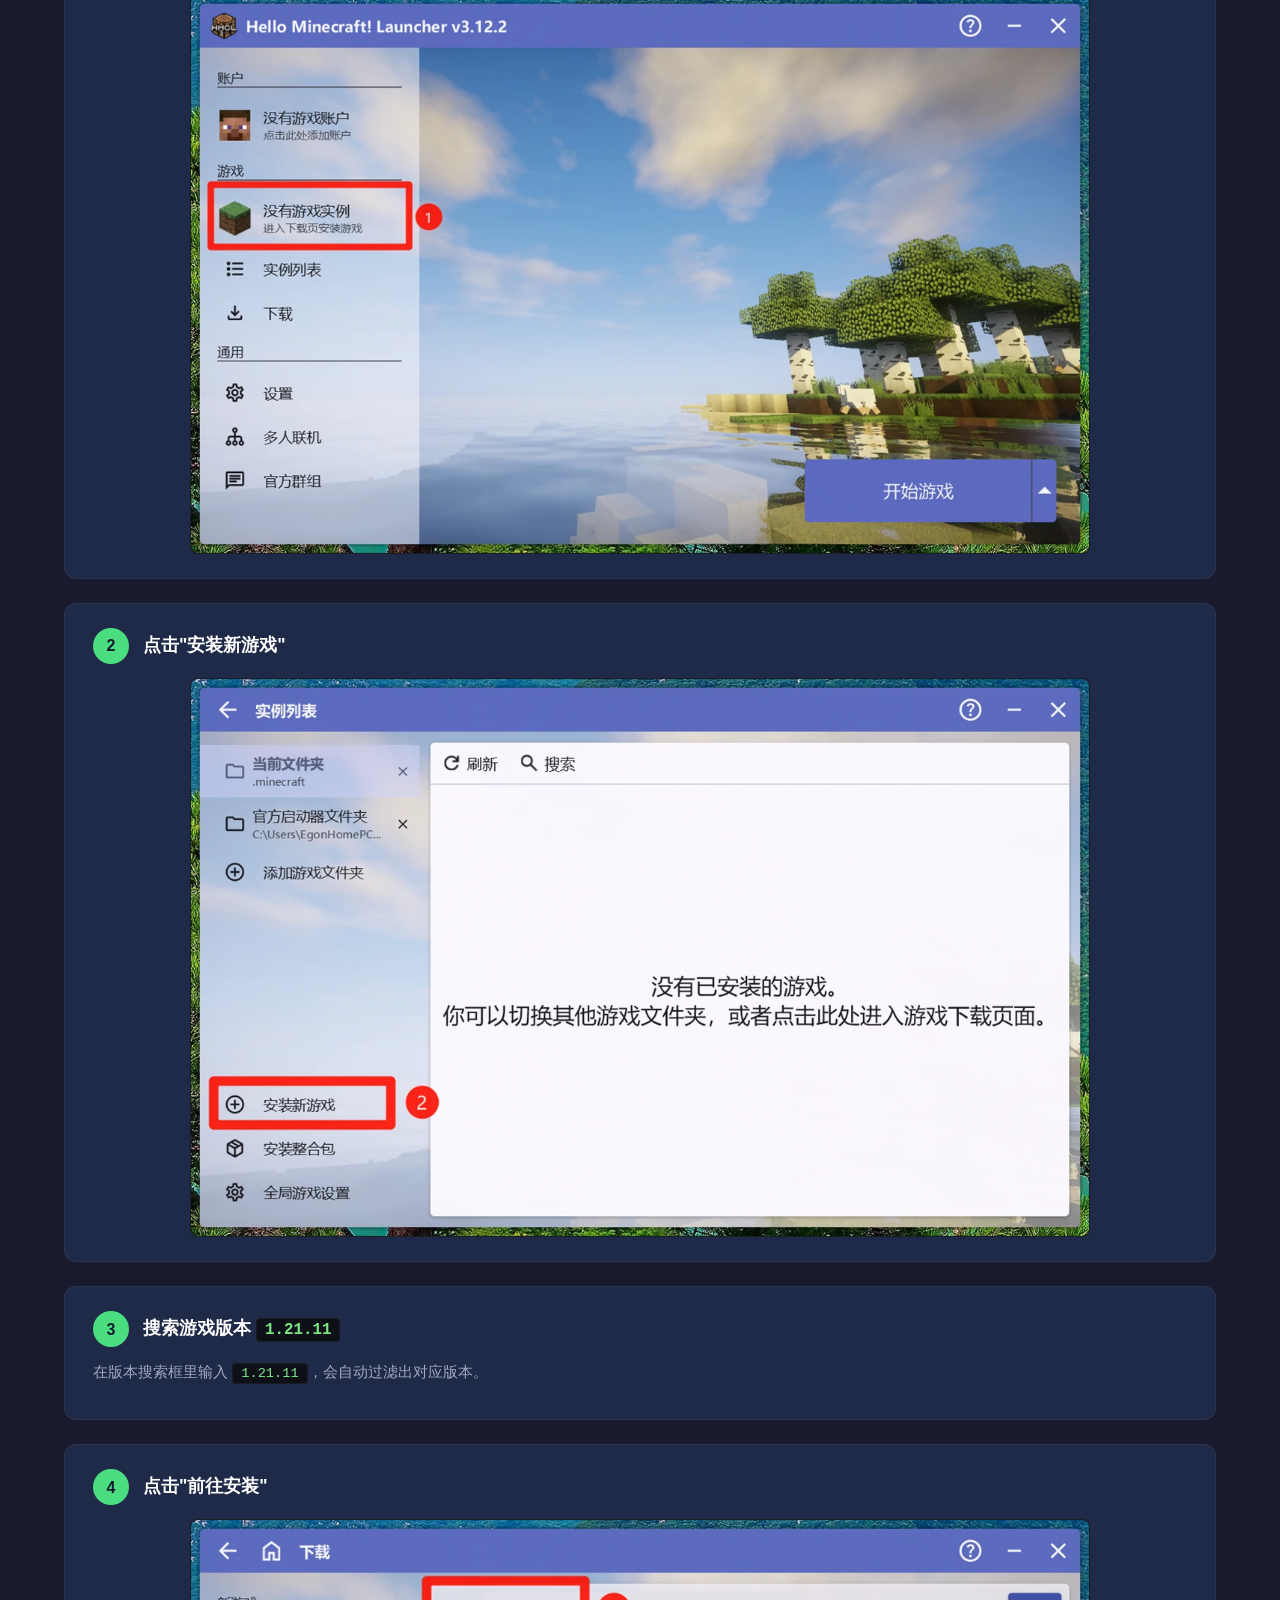
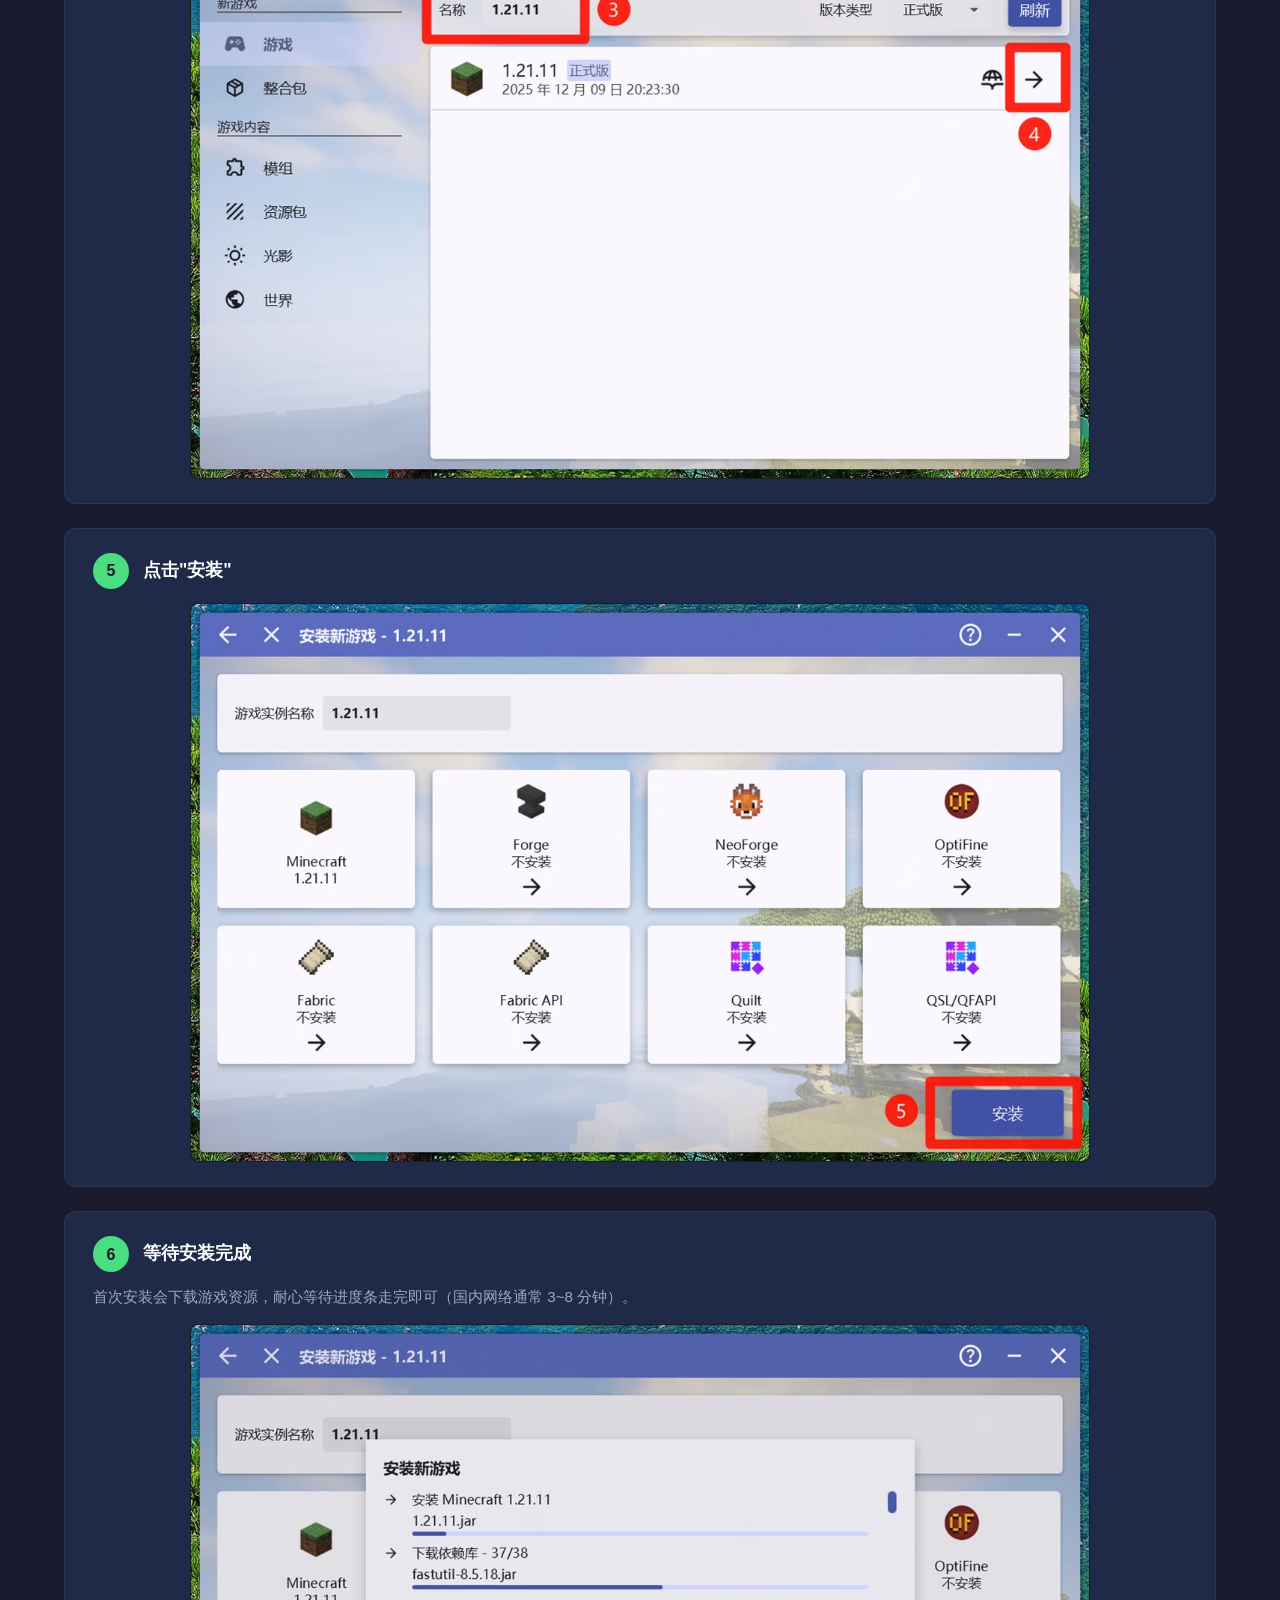
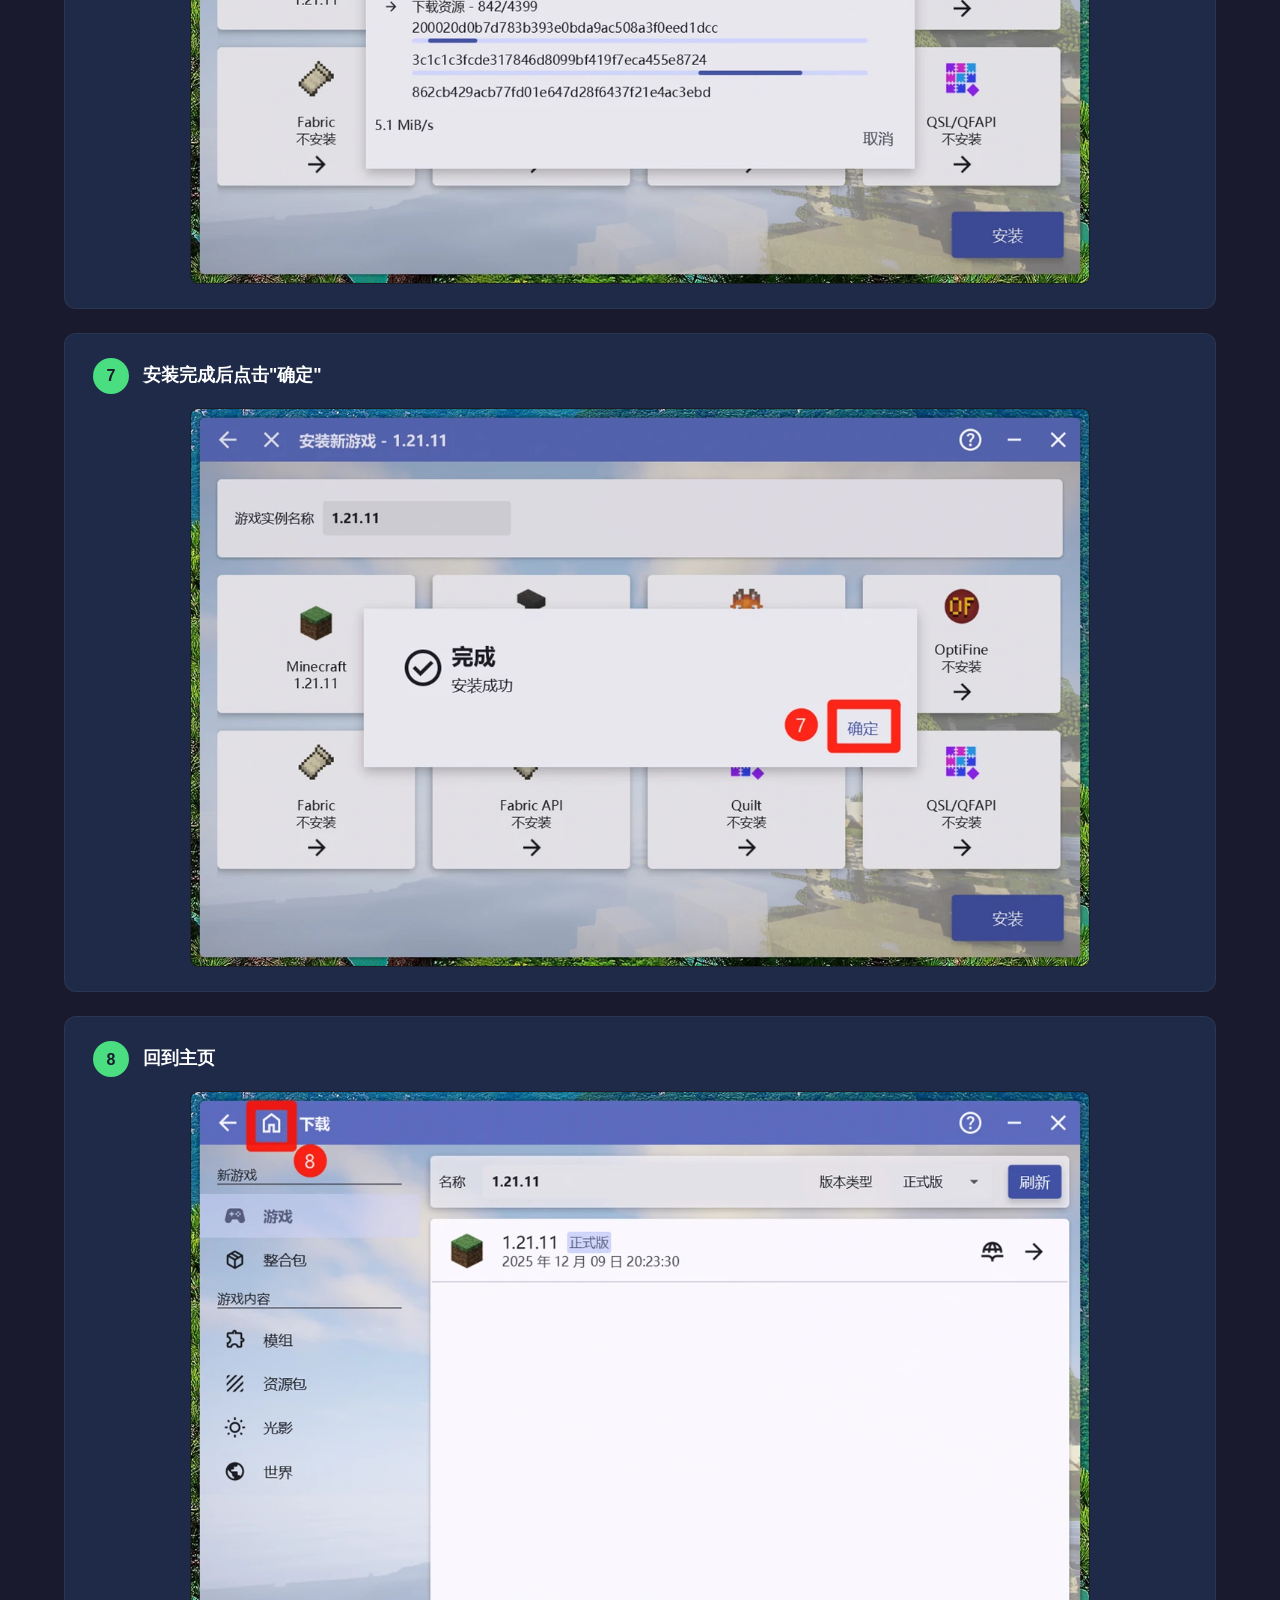
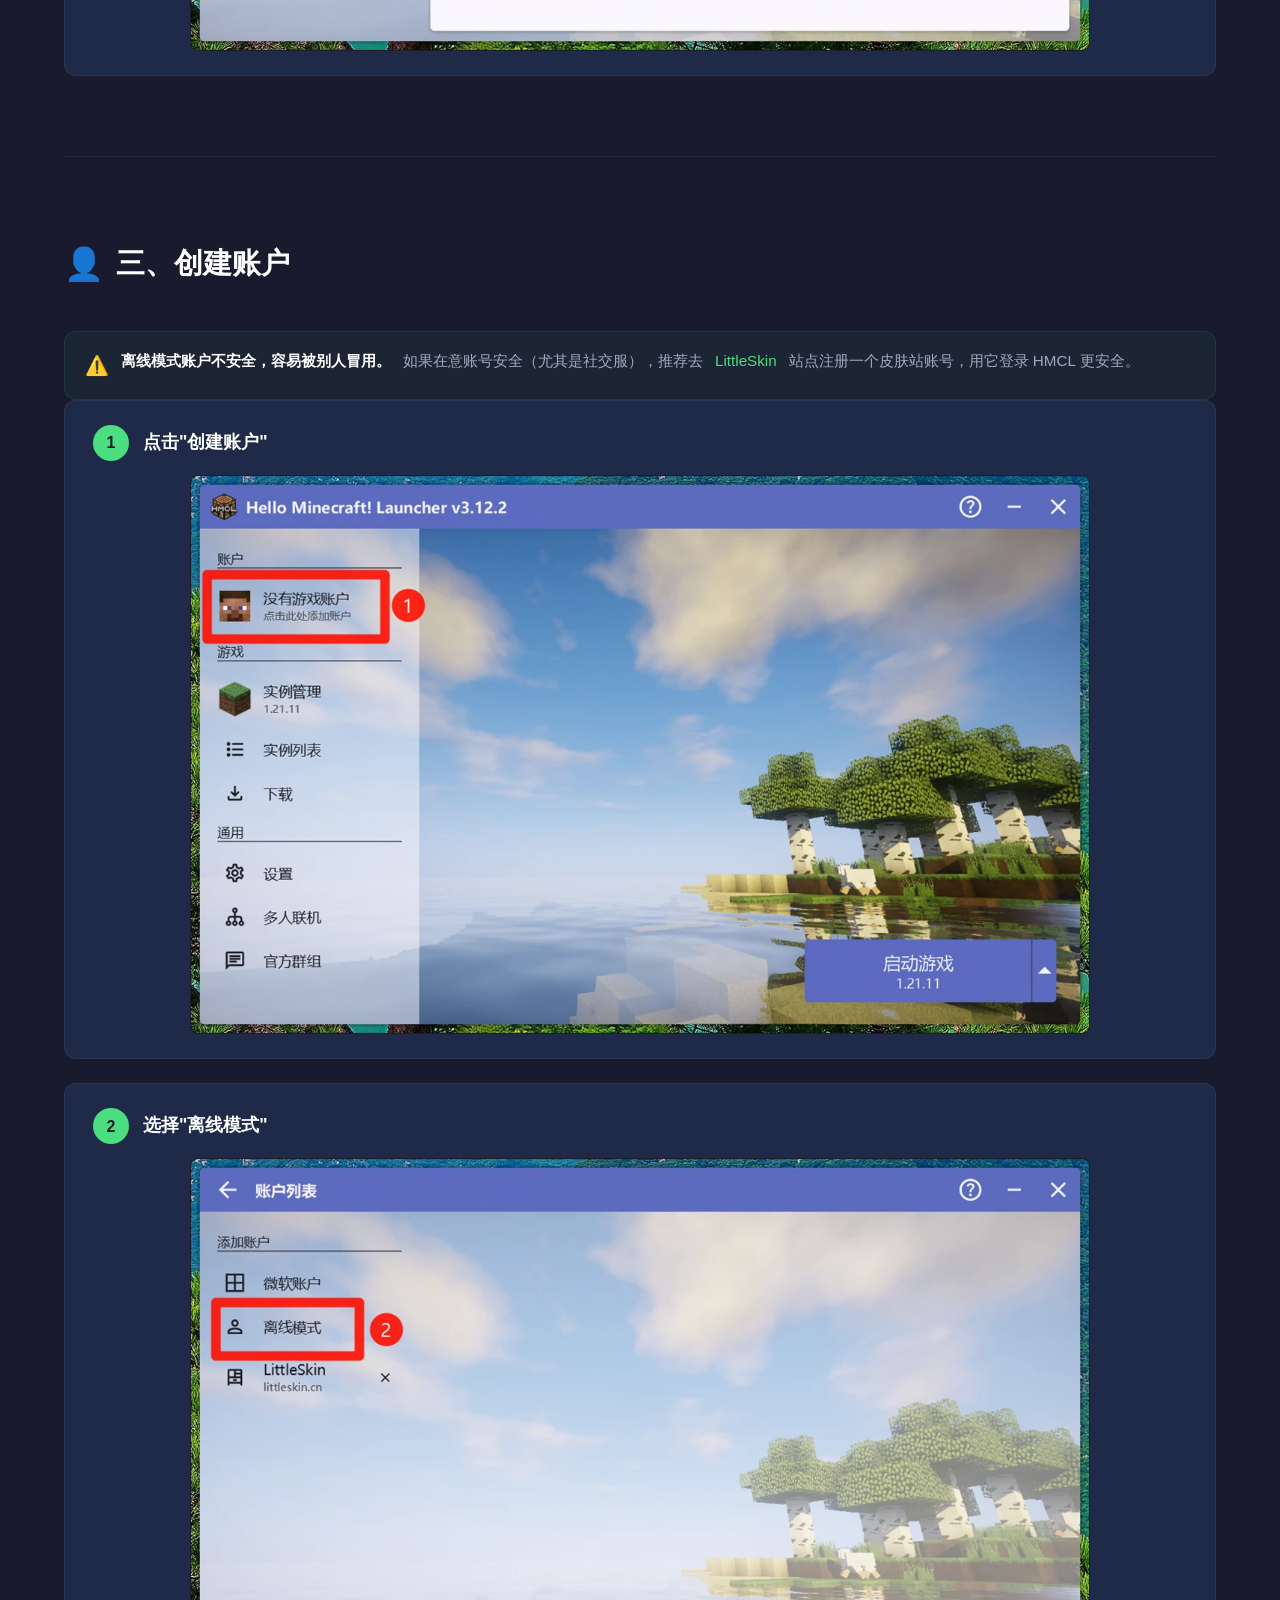
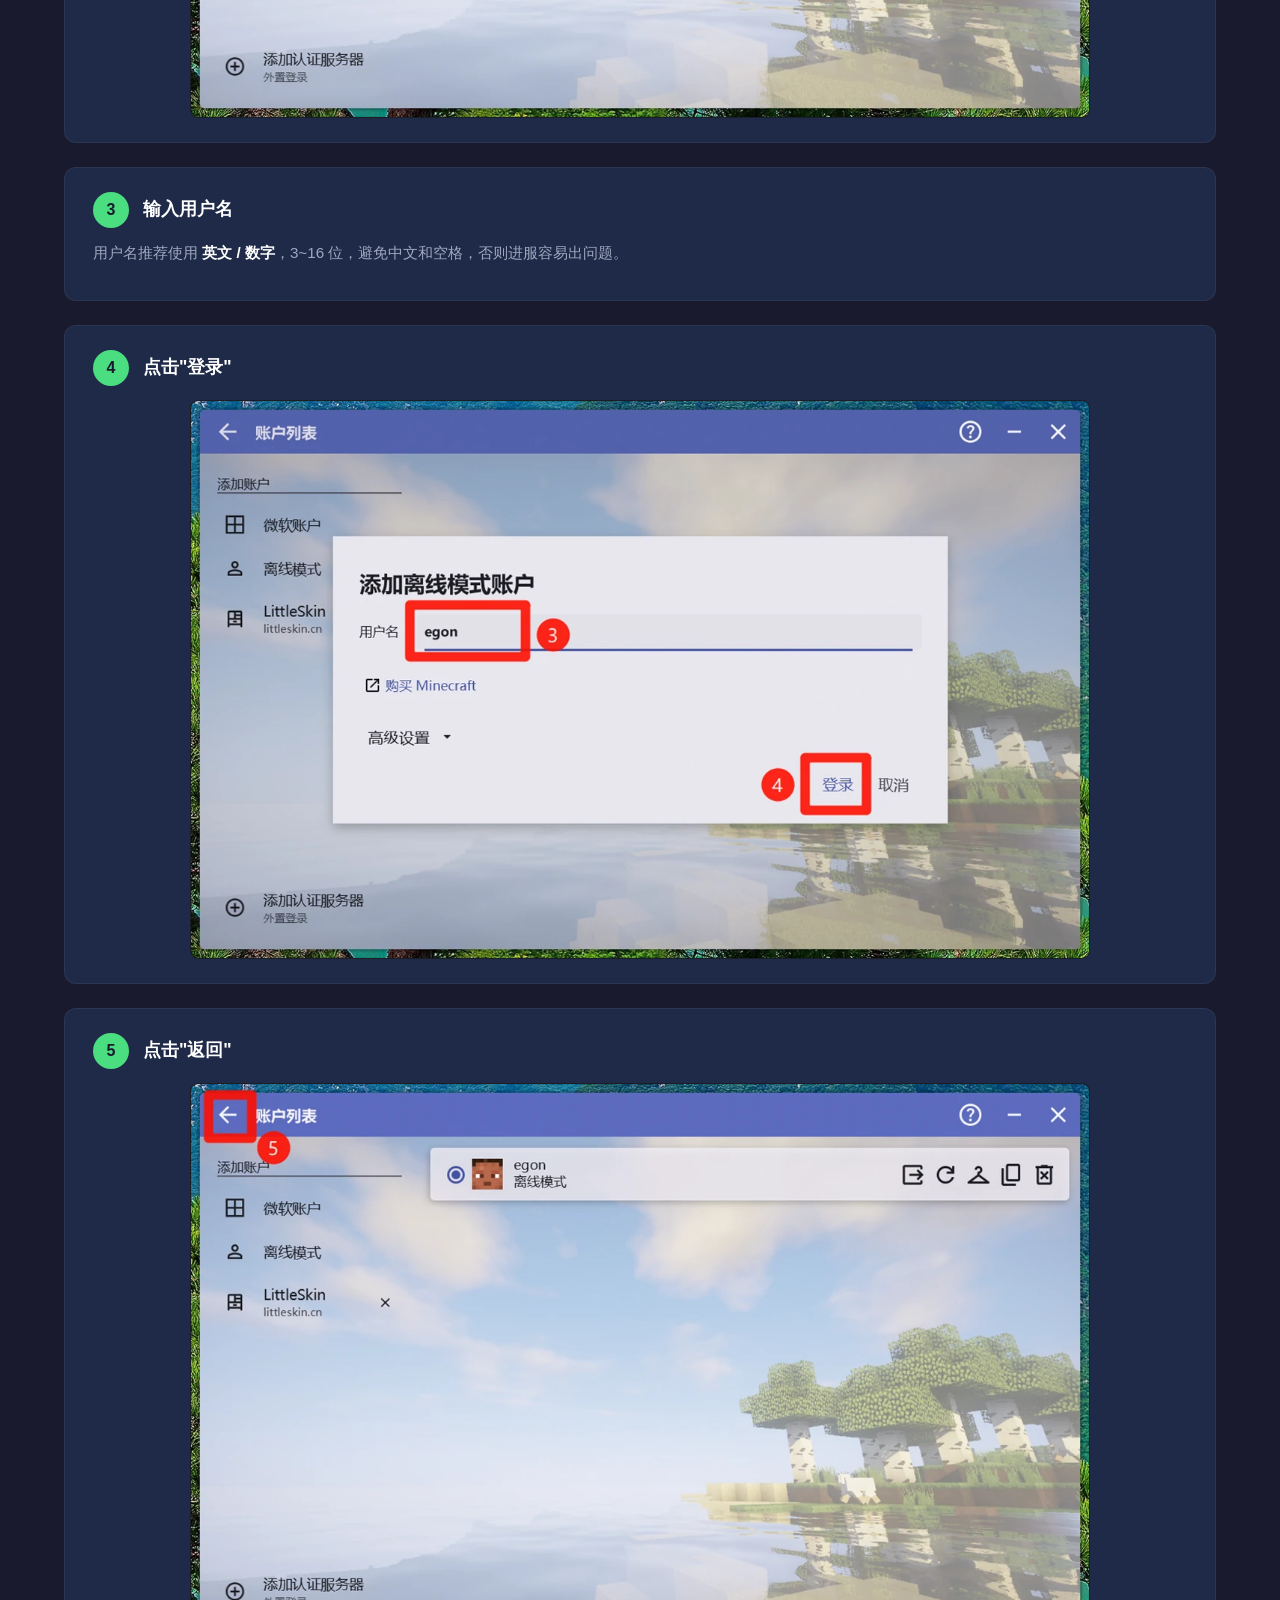
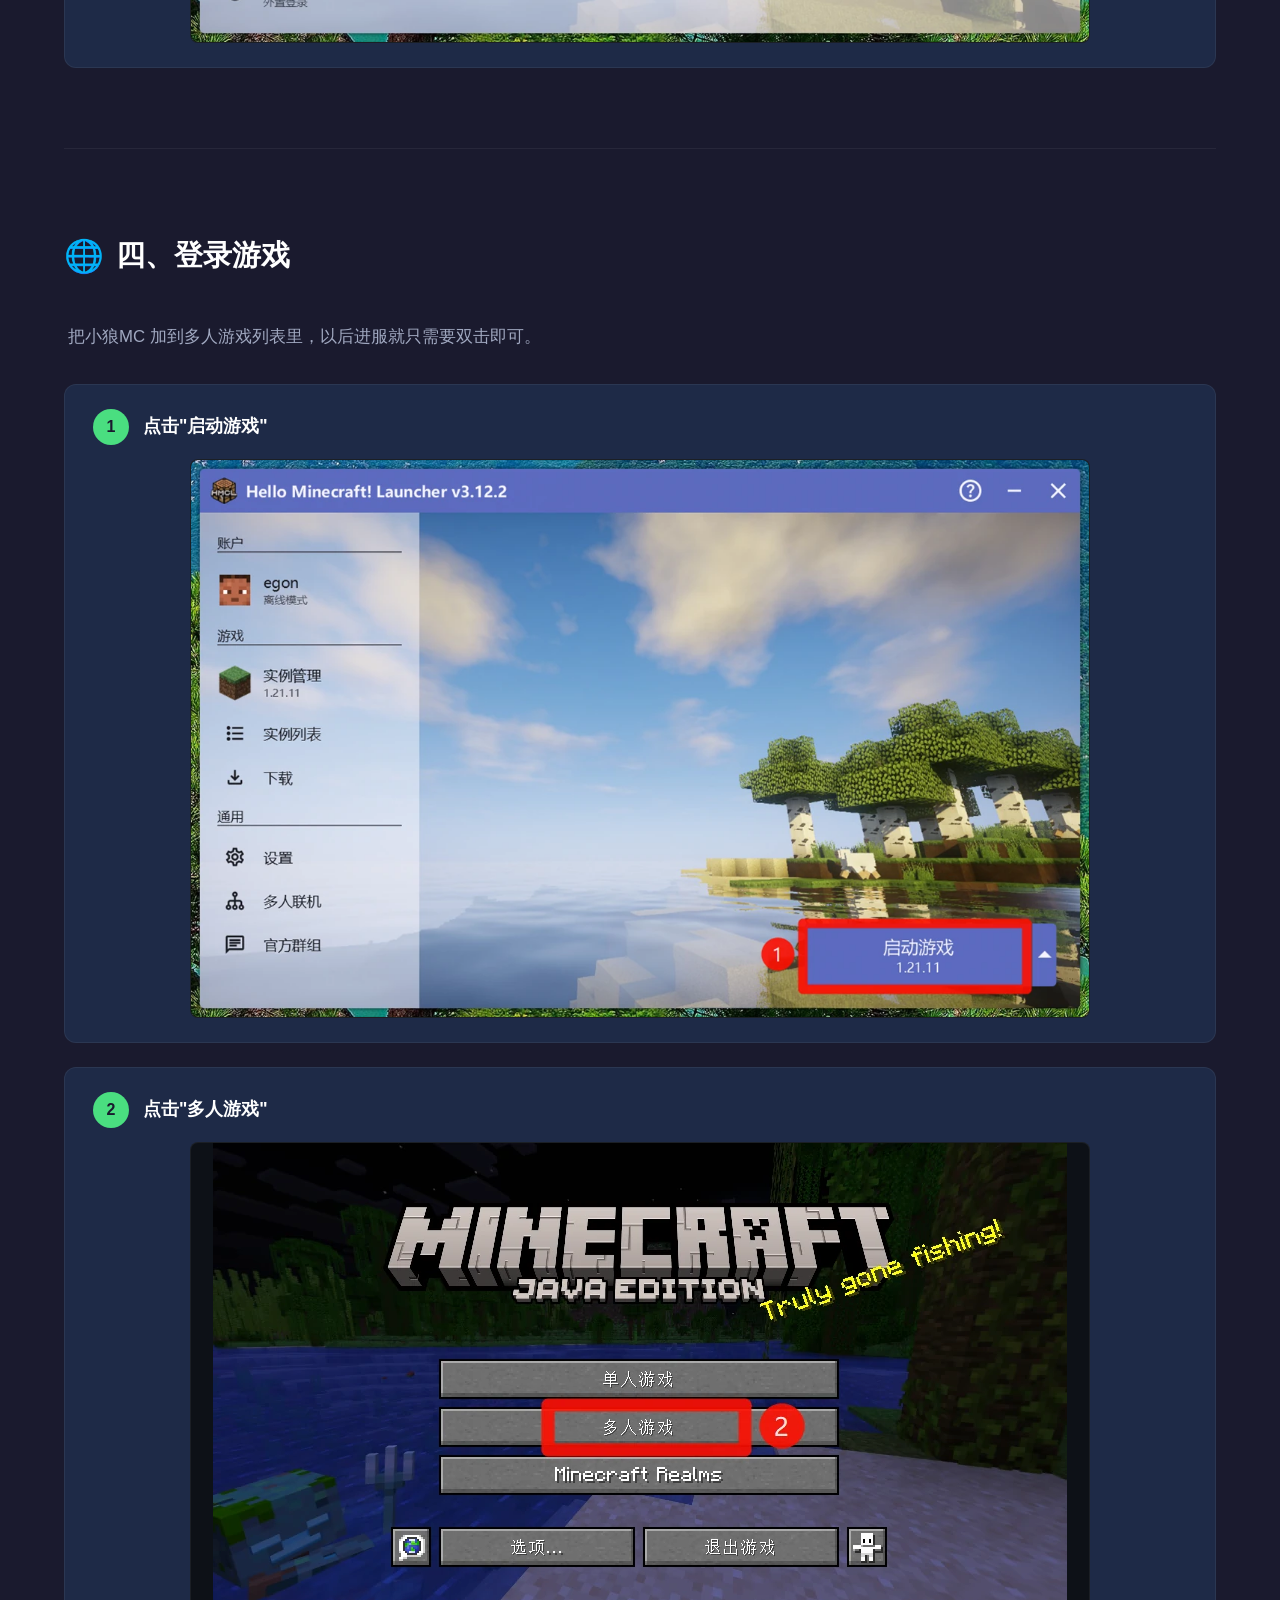
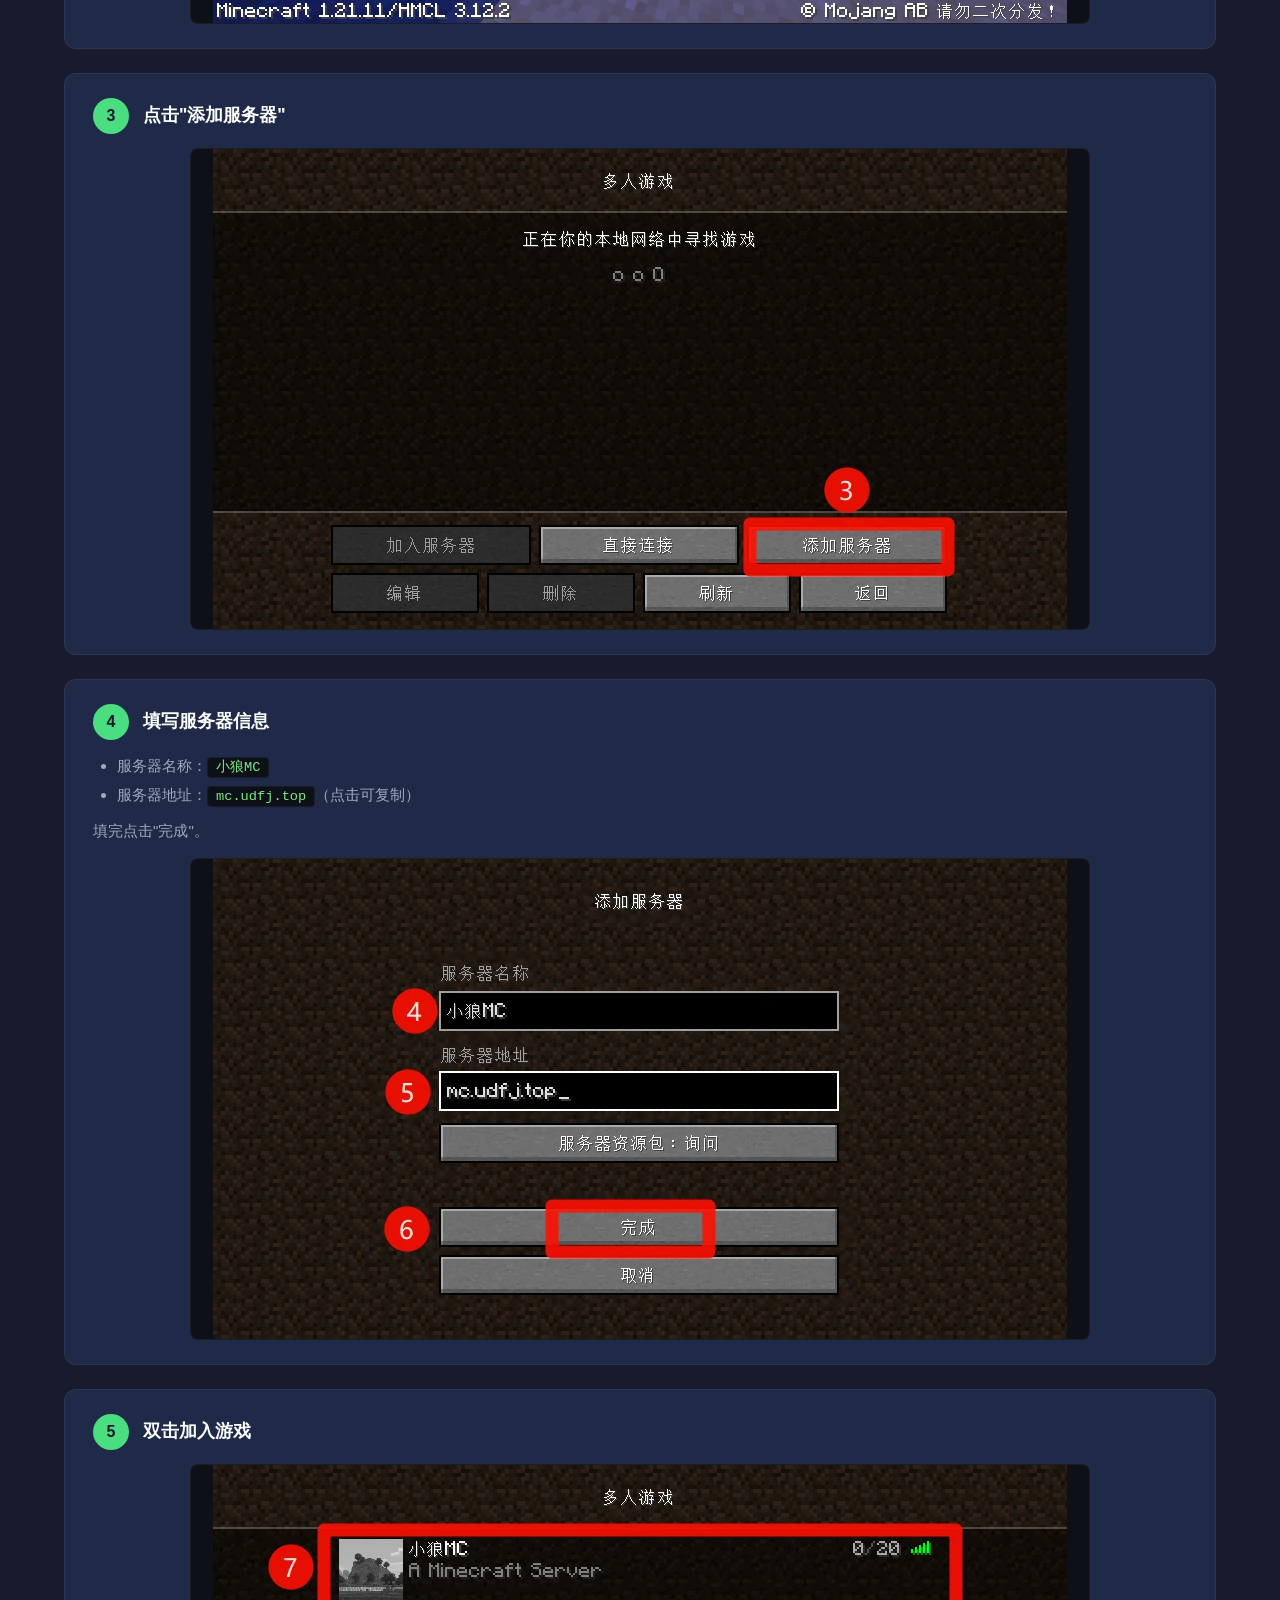
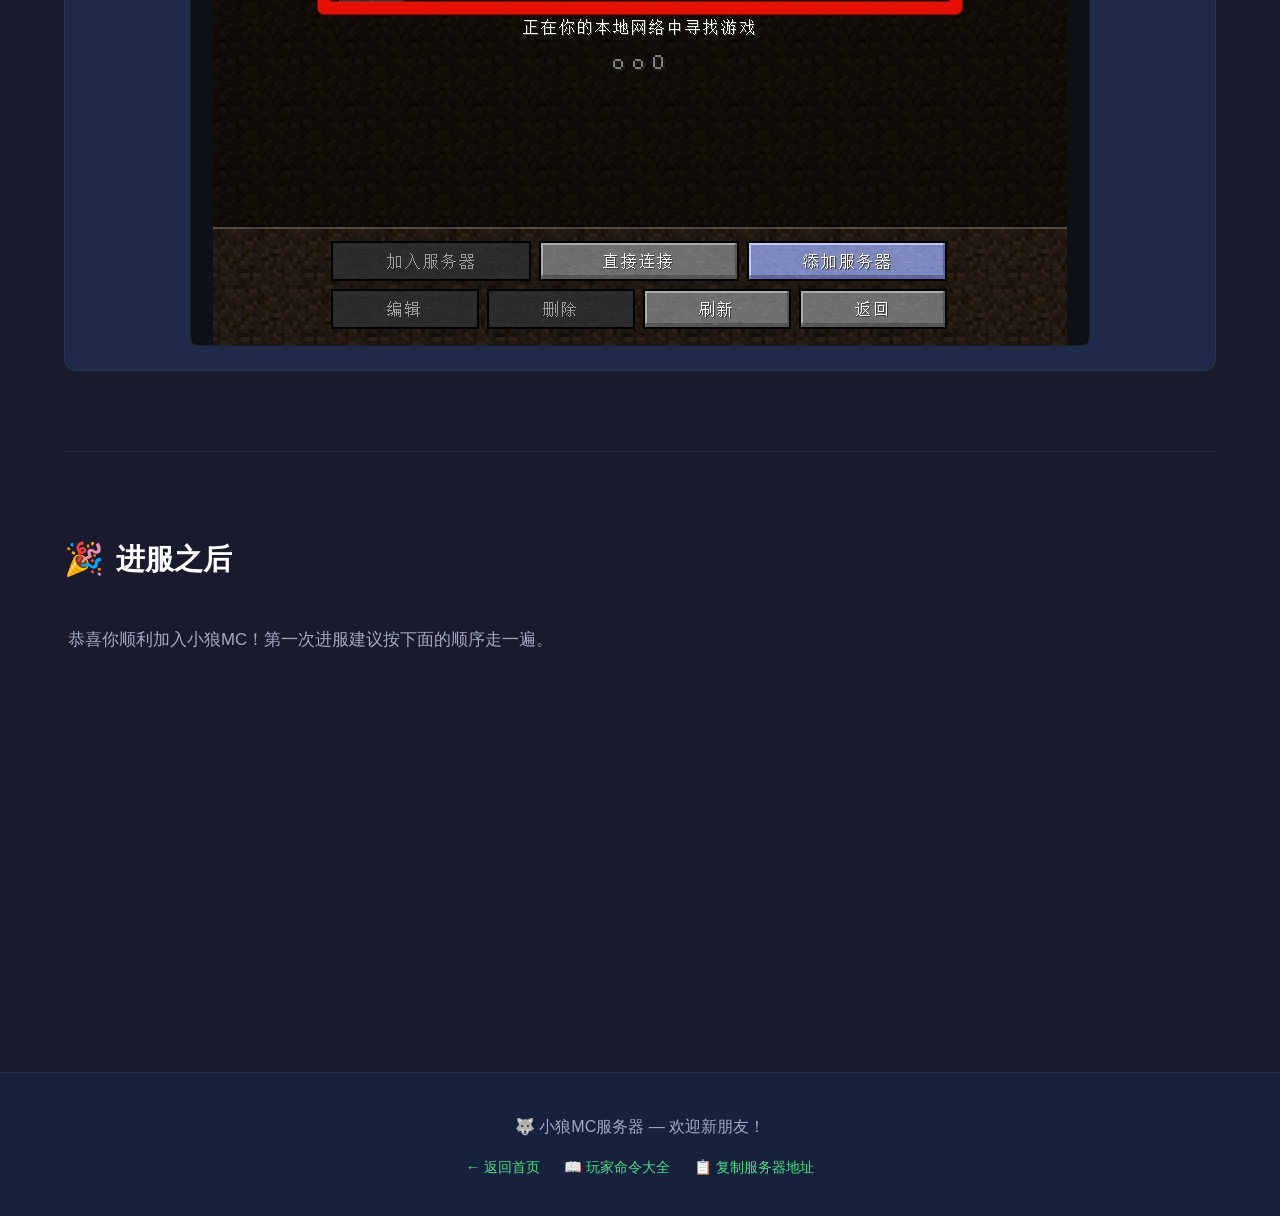
<file: install.html>
<!DOCTYPE html>
<html lang="zh-CN">
<head>
    <meta charset="UTF-8">
    <meta name="viewport" content="width=device-width, initial-scale=1.0">
    <title>新人安装教程 - 小狼MC服务器</title>
    <link rel="stylesheet" href="css/style.css">
    <link rel="icon" href="data:image/svg+xml,<svg xmlns='http://www.w3.org/2000/svg' viewBox='0 0 100 100'><text y='.9em' font-size='90'>🚀</text></svg>">
</head>
<body>
    <!-- 顶部导航 -->
    <nav class="navbar">
        <div class="nav-container">
            <a href="index.html" class="nav-logo">
                <span class="logo-icon">🐺</span>
                <span class="logo-text">小狼MC</span>
            </a>
            <button class="nav-toggle" aria-label="切换菜单">
                <span></span>
                <span></span>
                <span></span>
            </button>
            <ul class="nav-links">
                <li><a href="#env">环境配置</a></li>
                <li><a href="#game">游戏安装</a></li>
                <li><a href="#account">创建账户</a></li>
                <li><a href="#login">登录游戏</a></li>
                <li><a href="commands.html">📖 命令大全</a></li>
                <li><a href="index.html" class="nav-admin">← 返回首页</a></li>
            </ul>
        </div>
    </nav>

    <!-- 页面头 -->
    <header class="hero page-header">
        <div class="hero-content">
            <h1 class="hero-title">
                <span class="title-line">新人安装教程</span>
                <span class="title-sub">10 分钟从零开始，加入小狼MC</span>
            </h1>
            <p class="hero-desc">按照下面四步操作即可进服。如果你之前没玩过 Minecraft 也不用担心，每一步都配了截图。</p>
            <div class="server-info">
                <div class="server-info-item">
                    <span class="server-info-label">🎮 服务器地址</span>
                    <code class="server-info-value" data-copy="mc.udfj.top">mc.udfj.top</code>
                </div>
                <div class="server-info-item">
                    <span class="server-info-label">☕ 游戏版本</span>
                    <code class="server-info-value">1.21.11</code>
                </div>
            </div>
            <div class="hero-actions">
                <a href="#env" class="hero-btn">开始安装</a>
            </div>
        </div>
    </header>

    <main class="main-content">

        <!-- 一、环境配置 -->
        <section id="env" class="section">
            <div class="section-header">
                <span class="section-icon">⚙️</span>
                <h2>一、环境配置</h2>
            </div>
            <p class="section-intro">Minecraft 需要 Java 运行环境。小狼MC 提供的整合包里已经包含了 <strong>Microsoft JDK 25</strong> 和 <strong>HMCL 启动器</strong>，按顺序装即可。</p>

            <div class="install-steps">

                <div class="install-step">
                    <div class="step-head">
                        <div class="step-number">1</div>
                        <div class="step-title">双击安装 JDK</div>
                    </div>
                    <p>双击 <code>01-先安装我-microsoft-jdk-25-windows-x64.msi</code> 开始安装前置环境。</p>
                    <figure class="install-shot">
                        <img src="images/install/01-install-jdk.webp" alt="双击安装 JDK" loading="lazy">
                    </figure>
                </div>

                <div class="install-step">
                    <div class="step-head">
                        <div class="step-number">2</div>
                        <div class="step-title">一直下一步完成安装</div>
                    </div>
                    <p>一路点 <strong>Next</strong> 直到显示 <em>Completed</em>。</p>
                    <figure class="install-shot">
                        <img src="images/install/02-jdk-finish.webp" alt="完成 JDK 安装" loading="lazy">
                    </figure>
                </div>

                <div class="install-step">
                    <div class="step-head">
                        <div class="step-number">3</div>
                        <div class="step-title">打开 HMCL 启动器</div>
                    </div>
                    <p>安装完 JDK 后，双击 <code>02-再运行我-HMCL-3.12.2.exe</code> 打开启动器。</p>
                    <figure class="install-shot">
                        <img src="images/install/03-open-hmcl.webp" alt="打开 HMCL" loading="lazy">
                    </figure>
                </div>

            </div>
        </section>

        <!-- 二、游戏安装 -->
        <section id="game" class="section">
            <div class="section-header">
                <span class="section-icon">🎮</span>
                <h2>二、游戏安装</h2>
            </div>
            <p class="section-intro">小狼MC 当前服务器版本是 <strong>1.21.11</strong>，请务必选择同一版本，版本不对会连不进服。</p>

            <div class="install-steps">

                <div class="install-step">
                    <div class="step-head">
                        <div class="step-number">1</div>
                        <div class="step-title">点击"创建游戏实例"</div>
                    </div>
                    <figure class="install-shot">
                        <img src="images/install/04-create-instance.webp" alt="创建游戏实例" loading="lazy">
                    </figure>
                </div>

                <div class="install-step">
                    <div class="step-head">
                        <div class="step-number">2</div>
                        <div class="step-title">点击"安装新游戏"</div>
                    </div>
                    <figure class="install-shot">
                        <img src="images/install/05-install-new.webp" alt="安装新游戏" loading="lazy">
                    </figure>
                </div>

                <div class="install-step">
                    <div class="step-head">
                        <div class="step-number">3</div>
                        <div class="step-title">搜索游戏版本 <code>1.21.11</code></div>
                    </div>
                    <p>在版本搜索框里输入 <code>1.21.11</code>，会自动过滤出对应版本。</p>
                </div>

                <div class="install-step">
                    <div class="step-head">
                        <div class="step-number">4</div>
                        <div class="step-title">点击"前往安装"</div>
                    </div>
                    <figure class="install-shot">
                        <img src="images/install/06-goto-install.webp" alt="前往安装" loading="lazy">
                    </figure>
                </div>

                <div class="install-step">
                    <div class="step-head">
                        <div class="step-number">5</div>
                        <div class="step-title">点击"安装"</div>
                    </div>
                    <figure class="install-shot">
                        <img src="images/install/07-click-install.webp" alt="点击安装" loading="lazy">
                    </figure>
                </div>

                <div class="install-step">
                    <div class="step-head">
                        <div class="step-number">6</div>
                        <div class="step-title">等待安装完成</div>
                    </div>
                    <p>首次安装会下载游戏资源，耐心等待进度条走完即可（国内网络通常 3~8 分钟）。</p>
                    <figure class="install-shot">
                        <img src="images/install/08-waiting.webp" alt="等待安装完成" loading="lazy">
                    </figure>
                </div>

                <div class="install-step">
                    <div class="step-head">
                        <div class="step-number">7</div>
                        <div class="step-title">安装完成后点击"确定"</div>
                    </div>
                    <figure class="install-shot">
                        <img src="images/install/09-confirm.webp" alt="确定完成" loading="lazy">
                    </figure>
                </div>

                <div class="install-step">
                    <div class="step-head">
                        <div class="step-number">8</div>
                        <div class="step-title">回到主页</div>
                    </div>
                    <figure class="install-shot">
                        <img src="images/install/10-back-home.webp" alt="回到主页" loading="lazy">
                    </figure>
                </div>

            </div>
        </section>

        <!-- 三、创建账户 -->
        <section id="account" class="section">
            <div class="section-header">
                <span class="section-icon">👤</span>
                <h2>三、创建账户</h2>
            </div>

            <div class="info-tip">
                <span class="tip-icon">⚠️</span>
                <strong>离线模式账户不安全，容易被别人冒用。</strong>如果在意账号安全（尤其是社交服），推荐去
                <a href="https://littleskin.cn/auth/register" target="_blank" rel="noopener">LittleSkin</a>
                站点注册一个皮肤站账号，用它登录 HMCL 更安全。
            </div>

            <div class="install-steps">

                <div class="install-step">
                    <div class="step-head">
                        <div class="step-number">1</div>
                        <div class="step-title">点击"创建账户"</div>
                    </div>
                    <figure class="install-shot">
                        <img src="images/install/11-create-account.webp" alt="创建账户" loading="lazy">
                    </figure>
                </div>

                <div class="install-step">
                    <div class="step-head">
                        <div class="step-number">2</div>
                        <div class="step-title">选择"离线模式"</div>
                    </div>
                    <figure class="install-shot">
                        <img src="images/install/12-offline-mode.webp" alt="选择离线模式" loading="lazy">
                    </figure>
                </div>

                <div class="install-step">
                    <div class="step-head">
                        <div class="step-number">3</div>
                        <div class="step-title">输入用户名</div>
                    </div>
                    <p>用户名推荐使用 <strong>英文 / 数字</strong>，3~16 位，避免中文和空格，否则进服容易出问题。</p>
                </div>

                <div class="install-step">
                    <div class="step-head">
                        <div class="step-number">4</div>
                        <div class="step-title">点击"登录"</div>
                    </div>
                    <figure class="install-shot">
                        <img src="images/install/13-enter-name.webp" alt="输入用户名并登录" loading="lazy">
                    </figure>
                </div>

                <div class="install-step">
                    <div class="step-head">
                        <div class="step-number">5</div>
                        <div class="step-title">点击"返回"</div>
                    </div>
                    <figure class="install-shot">
                        <img src="images/install/14-back.webp" alt="返回" loading="lazy">
                    </figure>
                </div>

            </div>
        </section>

        <!-- 四、登录游戏 -->
        <section id="login" class="section">
            <div class="section-header">
                <span class="section-icon">🌐</span>
                <h2>四、登录游戏</h2>
            </div>
            <p class="section-intro">把小狼MC 加到多人游戏列表里，以后进服就只需要双击即可。</p>

            <div class="install-steps">

                <div class="install-step">
                    <div class="step-head">
                        <div class="step-number">1</div>
                        <div class="step-title">点击"启动游戏"</div>
                    </div>
                    <figure class="install-shot">
                        <img src="images/install/15-launch-game.webp" alt="启动游戏" loading="lazy">
                    </figure>
                </div>

                <div class="install-step">
                    <div class="step-head">
                        <div class="step-number">2</div>
                        <div class="step-title">点击"多人游戏"</div>
                    </div>
                    <figure class="install-shot">
                        <img src="images/install/16-multiplayer.webp" alt="多人游戏" loading="lazy">
                    </figure>
                </div>

                <div class="install-step">
                    <div class="step-head">
                        <div class="step-number">3</div>
                        <div class="step-title">点击"添加服务器"</div>
                    </div>
                    <figure class="install-shot">
                        <img src="images/install/17-add-server.webp" alt="添加服务器" loading="lazy">
                    </figure>
                </div>

                <div class="install-step">
                    <div class="step-head">
                        <div class="step-number">4</div>
                        <div class="step-title">填写服务器信息</div>
                    </div>
                    <ul style="color:var(--text-secondary);padding-left:24px;line-height:1.9;margin:8px 0;">
                        <li>服务器名称：<code>小狼MC</code></li>
                        <li>服务器地址：<code data-copy="mc.udfj.top">mc.udfj.top</code>（点击可复制）</li>
                    </ul>
                    <p>填完点击"完成"。</p>
                    <figure class="install-shot">
                        <img src="images/install/18-server-info.webp" alt="填写服务器信息" loading="lazy">
                    </figure>
                </div>

                <div class="install-step">
                    <div class="step-head">
                        <div class="step-number">5</div>
                        <div class="step-title">双击加入游戏</div>
                    </div>
                    <figure class="install-shot">
                        <img src="images/install/19-join.webp" alt="双击加入游戏" loading="lazy">
                    </figure>
                </div>

            </div>
        </section>

        <!-- 进服之后 -->
        <section id="after" class="section warnings-section">
            <div class="section-header">
                <span class="section-icon">🎉</span>
                <h2>进服之后</h2>
            </div>
            <p class="section-intro">恭喜你顺利加入小狼MC！第一次进服建议按下面的顺序走一遍。</p>
            <div class="warnings-grid">
                <div class="warning-card">
                    <div class="warning-number">1</div>
                    <div class="warning-text">输入 <code>/rules</code> 查看<strong>服务器规则</strong>，避免误触违规。</div>
                </div>
                <div class="warning-card">
                    <div class="warning-number">2</div>
                    <div class="warning-text">进入 <a href="commands.html">玩家命令大全</a>，熟悉 <code>/home</code> <code>/tpa</code> 等基础命令。</div>
                </div>
                <div class="warning-card">
                    <div class="warning-number">3</div>
                    <div class="warning-text">建好家后<strong>立刻圈地</strong>：手持金铲左键一个角、右键对角，详见
                        <a href="commands.html#land-claim">圈地教程</a>。</div>
                </div>
                <div class="warning-card">
                    <div class="warning-number">4</div>
                    <div class="warning-text">想单人挑战？输入 <code>/oneblock</code> 或 <code>/is</code> 开启<strong>空岛玩法</strong>。</div>
                </div>
                <div class="warning-card">
                    <div class="warning-number">5</div>
                    <div class="warning-text">遇到问题：群里 @管理员，或游戏里 <code>/msg 管理员名 内容</code>。</div>
                </div>
                <div class="warning-card">
                    <div class="warning-number">6</div>
                    <div class="warning-text">想不打开游戏看看世界长啥样？访问
                        <a href="http://mc.udfj.top:8100" target="_blank" rel="noopener">mc.udfj.top:8100</a> 的 3D 地图。</div>
                </div>
                <div class="warning-card">
                    <div class="warning-number">7</div>
                    <div class="warning-text"><strong>出生点周围 200 格内不刷怪</strong>（安全区）。想打怪、打经验、收爆率请去 200 格外。</div>
                </div>
            </div>
        </section>

    </main>

    <!-- 页脚 -->
    <footer class="footer">
        <div class="footer-content">
            <p>🐺 小狼MC服务器 &mdash; 欢迎新朋友！</p>
            <p class="footer-links">
                <a href="index.html">← 返回首页</a>
                <span class="footer-sep">·</span>
                <a href="commands.html">📖 玩家命令大全</a>
                <span class="footer-sep">·</span>
                <a href="#" data-copy="mc.udfj.top">📋 复制服务器地址</a>
            </p>
        </div>
    </footer>

    <!-- 回到顶部 -->
    <button class="back-to-top" id="backToTop" aria-label="回到顶部">↑</button>

    <script src="js/main.js"></script>
</body>
</html>
</file>
<file: css/style.css>
/* ===== 基础重置与变量 ===== */
*,
*::before,
*::after {
    margin: 0;
    padding: 0;
    box-sizing: border-box;
}

:root {
    --bg-primary: #1a1a2e;
    --bg-secondary: #16213e;
    --bg-card: #1e2a47;
    --bg-card-hover: #253454;
    --text-primary: #e0e0e0;
    --text-secondary: #a0a8c0;
    --accent: #4ade80;
    --accent-dim: #22c55e;
    --accent-glow: rgba(74, 222, 128, 0.15);
    --warning: #fbbf24;
    --code-bg: #0d1117;
    --code-text: #7ee787;
    --border: rgba(255, 255, 255, 0.06);
    --shadow: rgba(0, 0, 0, 0.3);
    --radius: 12px;
    --radius-sm: 8px;
    --transition: 0.3s ease;
    --nav-height: 64px;
    --font-mono: 'Cascadia Code', 'Fira Code', 'JetBrains Mono', 'Consolas', monospace;
}

html {
    scroll-behavior: smooth;
    scroll-padding-top: calc(var(--nav-height) + 20px);
}

body {
    font-family: -apple-system, BlinkMacSystemFont, 'Segoe UI', 'Noto Sans SC', 'PingFang SC', 'Microsoft YaHei', sans-serif;
    background-color: var(--bg-primary);
    color: var(--text-primary);
    line-height: 1.7;
    overflow-x: hidden;
}

a {
    color: var(--accent);
    text-decoration: none;
    transition: color var(--transition);
}

a:hover {
    color: var(--accent-dim);
}

code {
    font-family: var(--font-mono);
    background: var(--code-bg);
    color: var(--code-text);
    padding: 2px 8px;
    border-radius: 4px;
    font-size: 0.9em;
    border: 1px solid rgba(255, 255, 255, 0.05);
}

strong {
    color: #fff;
    font-weight: 600;
}

/* ===== 导航栏 ===== */
.navbar {
    position: fixed;
    top: 0;
    left: 0;
    right: 0;
    height: var(--nav-height);
    background: rgba(22, 33, 62, 0.85);
    backdrop-filter: blur(16px);
    -webkit-backdrop-filter: blur(16px);
    border-bottom: 1px solid var(--border);
    z-index: 1000;
    transition: background var(--transition);
}

.nav-container {
    max-width: 1200px;
    margin: 0 auto;
    padding: 0 24px;
    height: 100%;
    display: flex;
    align-items: center;
    justify-content: space-between;
}

.nav-logo {
    display: flex;
    align-items: center;
    gap: 8px;
    font-size: 1.25rem;
    font-weight: 700;
    color: #fff;
    text-decoration: none;
}

.logo-icon {
    font-size: 1.5rem;
}

.nav-links {
    display: flex;
    list-style: none;
    gap: 4px;
}

.nav-links a {
    display: block;
    padding: 8px 14px;
    color: var(--text-secondary);
    font-size: 0.9rem;
    border-radius: var(--radius-sm);
    transition: all var(--transition);
    white-space: nowrap;
}

.nav-links a:hover,
.nav-links a.active {
    color: var(--accent);
    background: var(--accent-glow);
}

.nav-links a.nav-admin {
    border: 1px solid rgba(74, 222, 128, 0.3);
    color: var(--accent);
}

.nav-links a.nav-admin:hover {
    background: var(--accent);
    color: var(--bg-primary);
}

/* 移动端菜单按钮 */
.nav-toggle {
    display: none;
    flex-direction: column;
    gap: 5px;
    background: none;
    border: none;
    cursor: pointer;
    padding: 4px;
}

.nav-toggle span {
    display: block;
    width: 24px;
    height: 2px;
    background: var(--text-primary);
    border-radius: 2px;
    transition: all var(--transition);
}

.nav-toggle.active span:nth-child(1) {
    transform: rotate(45deg) translate(5px, 5px);
}

.nav-toggle.active span:nth-child(2) {
    opacity: 0;
}

.nav-toggle.active span:nth-child(3) {
    transform: rotate(-45deg) translate(5px, -5px);
}

/* ===== 英雄区域 ===== */
.hero {
    position: relative;
    min-height: 100vh;
    display: flex;
    flex-direction: column;
    align-items: center;
    justify-content: center;
    text-align: center;
    padding: calc(var(--nav-height) + 40px) 24px 40px;
    background: linear-gradient(
        180deg,
        var(--bg-secondary) 0%,
        var(--bg-primary) 100%
    );
    overflow: hidden;
}

.hero::before {
    content: '';
    position: absolute;
    top: 0;
    left: 0;
    right: 0;
    bottom: 0;
    background:
        radial-gradient(circle at 20% 50%, rgba(74, 222, 128, 0.05) 0%, transparent 50%),
        radial-gradient(circle at 80% 30%, rgba(59, 130, 246, 0.05) 0%, transparent 50%);
    pointer-events: none;
}

.hero-particles {
    position: absolute;
    top: 0;
    left: 0;
    right: 0;
    bottom: 0;
    pointer-events: none;
    overflow: hidden;
}

.particle {
    position: absolute;
    width: 4px;
    height: 4px;
    background: var(--accent);
    border-radius: 50%;
    opacity: 0;
    animation: float-up linear infinite;
}

@keyframes float-up {
    0% {
        opacity: 0;
        transform: translateY(0) scale(0);
    }
    10% {
        opacity: 0.6;
        transform: scale(1);
    }
    90% {
        opacity: 0.2;
    }
    100% {
        opacity: 0;
        transform: translateY(-100vh) scale(0.5);
    }
}

.hero-content {
    position: relative;
    z-index: 1;
}

.hero-title {
    margin-bottom: 24px;
}

.title-line {
    display: block;
    font-size: clamp(2.5rem, 6vw, 4rem);
    font-weight: 800;
    letter-spacing: -0.02em;
    background: linear-gradient(135deg, #fff 0%, var(--accent) 100%);
    -webkit-background-clip: text;
    background-clip: text;
    -webkit-text-fill-color: transparent;
    line-height: 1.2;
}

.title-sub {
    display: block;
    font-size: clamp(1.2rem, 3vw, 1.8rem);
    font-weight: 400;
    color: var(--text-secondary);
    margin-top: 8px;
}

.hero-desc {
    font-size: 1.1rem;
    color: var(--text-secondary);
    max-width: 600px;
    margin: 0 auto 32px;
    line-height: 1.8;
}

/* ===== 服务器信息 ===== */
.server-info {
    display: flex;
    flex-wrap: wrap;
    justify-content: center;
    gap: 16px;
    margin: 0 auto 32px;
    max-width: 640px;
}

.server-info-item {
    display: flex;
    align-items: center;
    gap: 12px;
    padding: 12px 20px;
    background: var(--bg-card);
    border: 1px solid var(--border);
    border-radius: var(--radius);
    transition: all var(--transition);
}

.server-info-item:hover {
    border-color: rgba(74, 222, 128, 0.25);
    background: var(--bg-card-hover);
}

.server-info-label {
    font-size: 0.9rem;
    color: var(--text-secondary);
    white-space: nowrap;
}

.server-info-value {
    font-family: var(--font-mono);
    font-size: 1rem;
    font-weight: 600;
    color: var(--accent);
    background: var(--code-bg);
    padding: 4px 10px;
    border-radius: var(--radius-sm);
    border: 1px solid rgba(74, 222, 128, 0.15);
    cursor: pointer;
    transition: all var(--transition);
}

.server-info-value:hover {
    background: rgba(74, 222, 128, 0.1);
    border-color: rgba(74, 222, 128, 0.35);
}

.server-info-link {
    text-decoration: none;
}

.server-info-value.copied {
    background: var(--accent);
    color: var(--bg-primary);
}

.hero-actions {
    display: flex;
    flex-wrap: wrap;
    justify-content: center;
    gap: 14px;
}

.hero-btn {
    display: inline-block;
    padding: 14px 36px;
    background: var(--accent);
    color: var(--bg-primary);
    font-weight: 700;
    font-size: 1rem;
    border-radius: 50px;
    transition: all var(--transition);
    box-shadow: 0 4px 24px rgba(74, 222, 128, 0.3);
}

.hero-btn:hover {
    transform: translateY(-2px);
    box-shadow: 0 8px 32px rgba(74, 222, 128, 0.4);
    color: var(--bg-primary);
}

.hero-btn-ghost {
    background: transparent;
    color: var(--accent);
    border: 1.5px solid var(--accent);
    box-shadow: none;
}

.hero-btn-ghost:hover {
    background: var(--accent-glow);
    color: var(--accent);
    box-shadow: 0 4px 16px rgba(74, 222, 128, 0.2);
}

.hero-scroll-hint {
    position: absolute;
    bottom: 32px;
    display: flex;
    flex-direction: column;
    align-items: center;
    gap: 8px;
    color: var(--text-secondary);
    font-size: 0.85rem;
    opacity: 0.6;
    animation: bounce 2s ease-in-out infinite;
}

.scroll-arrow {
    width: 20px;
    height: 20px;
    border-right: 2px solid var(--text-secondary);
    border-bottom: 2px solid var(--text-secondary);
    transform: rotate(45deg);
}

@keyframes bounce {
    0%, 100% { transform: translateY(0); }
    50% { transform: translateY(8px); }
}

/* ===== 主内容区域 ===== */
.main-content {
    max-width: 1200px;
    margin: 0 auto;
    padding: 0 24px;
}

/* ===== 分区 ===== */
.section {
    padding: 80px 0;
    border-bottom: 1px solid var(--border);
}

.section:last-child {
    border-bottom: none;
}

.section-header {
    display: flex;
    align-items: center;
    gap: 12px;
    margin-bottom: 40px;
}

.section-icon {
    font-size: 2rem;
}

.section-header h2 {
    font-size: 1.8rem;
    font-weight: 700;
    color: #fff;
}

.section-intro {
    font-size: 1.05rem;
    color: var(--text-secondary);
    margin-bottom: 32px;
    padding-left: 4px;
}

/* ===== 服务特色卡片 ===== */
.features-grid {
    display: grid;
    grid-template-columns: repeat(auto-fill, minmax(280px, 1fr));
    gap: 18px;
}

.feature-card {
    position: relative;
    padding: 24px;
    background: var(--bg-card);
    border: 1px solid var(--border);
    border-radius: var(--radius);
    transition: all var(--transition);
    overflow: hidden;
}

.feature-card::before {
    content: '';
    position: absolute;
    top: 0;
    left: 0;
    right: 0;
    height: 3px;
    background: linear-gradient(90deg, var(--accent), transparent);
    opacity: 0;
    transition: opacity var(--transition);
}

.feature-card:hover {
    background: var(--bg-card-hover);
    border-color: rgba(74, 222, 128, 0.2);
    transform: translateY(-3px);
    box-shadow: 0 10px 28px var(--shadow);
}

.feature-card:hover::before {
    opacity: 1;
}

.feature-icon {
    font-size: 2.2rem;
    margin-bottom: 10px;
    line-height: 1;
}

.feature-title {
    font-size: 1.05rem;
    font-weight: 700;
    color: #fff;
    margin-bottom: 8px;
}

.feature-desc {
    font-size: 0.92rem;
    color: var(--text-secondary);
    line-height: 1.6;
}

.feature-desc a {
    word-break: break-all;
}

/* 入口卡片（可点击的 feature-card） */
a.entry-card {
    text-decoration: none;
    color: inherit;
    display: block;
}

a.entry-card .feature-title {
    color: var(--accent);
    transition: color var(--transition);
}

a.entry-card:hover .feature-title {
    color: #fff;
}

a.entry-card.entry-card-admin {
    background: rgba(251, 191, 36, 0.06);
    border-color: rgba(251, 191, 36, 0.2);
}

a.entry-card.entry-card-admin:hover {
    border-color: rgba(251, 191, 36, 0.4);
}

a.entry-card.entry-card-admin .feature-title {
    color: var(--warning);
}

a.entry-card.entry-card-admin:hover .feature-title {
    color: #fff;
}

a.entry-card.entry-card-admin::before {
    background: linear-gradient(90deg, var(--warning), transparent);
}

/* ===== 命令卡片网格 ===== */
.commands-grid {
    display: grid;
    grid-template-columns: repeat(auto-fill, minmax(340px, 1fr));
    gap: 20px;
}

.command-card {
    background: var(--bg-card);
    border: 1px solid var(--border);
    border-radius: var(--radius);
    padding: 24px;
    transition: all var(--transition);
}

.command-card:hover {
    background: var(--bg-card-hover);
    border-color: rgba(74, 222, 128, 0.15);
    transform: translateY(-2px);
    box-shadow: 0 8px 32px var(--shadow);
}

.command-name {
    font-family: var(--font-mono);
    font-size: 1.1rem;
    font-weight: 600;
    color: var(--accent);
    margin-bottom: 8px;
    letter-spacing: -0.01em;
}

.command-desc {
    color: var(--text-secondary);
    font-size: 0.95rem;
    margin-bottom: 12px;
    line-height: 1.6;
}

.command-examples {
    display: flex;
    flex-direction: column;
    gap: 6px;
    margin-bottom: 8px;
}

.example {
    display: flex;
    align-items: center;
    gap: 12px;
    font-size: 0.9rem;
}

.example code {
    flex-shrink: 0;
}

.example span {
    color: var(--text-secondary);
    font-size: 0.85rem;
}

.command-note {
    font-size: 0.85rem;
    color: var(--text-secondary);
    padding: 8px 12px;
    background: rgba(251, 191, 36, 0.06);
    border-left: 3px solid var(--warning);
    border-radius: 0 var(--radius-sm) var(--radius-sm) 0;
    margin-top: 8px;
}

/* ===== 圈地步骤 ===== */
.claim-steps {
    margin-bottom: 32px;
}

.claim-steps h3 {
    font-size: 1.2rem;
    font-weight: 600;
    color: #fff;
    margin-bottom: 20px;
}

.steps-container {
    display: grid;
    grid-template-columns: repeat(auto-fill, minmax(260px, 1fr));
    gap: 16px;
}

.step {
    display: flex;
    gap: 16px;
    padding: 20px;
    background: var(--bg-card);
    border: 1px solid var(--border);
    border-radius: var(--radius);
    transition: all var(--transition);
}

.step:hover {
    border-color: rgba(74, 222, 128, 0.15);
}

.step-number {
    flex-shrink: 0;
    width: 36px;
    height: 36px;
    display: flex;
    align-items: center;
    justify-content: center;
    background: var(--accent);
    color: var(--bg-primary);
    font-weight: 800;
    font-size: 1rem;
    border-radius: 50%;
}

.step-content strong {
    display: block;
    margin-bottom: 4px;
    font-size: 0.95rem;
}

.step-content p {
    font-size: 0.9rem;
    color: var(--text-secondary);
    line-height: 1.5;
}

/* ===== 提示信息 ===== */
.info-tip {
    display: flex;
    align-items: flex-start;
    gap: 12px;
    margin-top: 24px;
    padding: 16px 20px;
    background: rgba(74, 222, 128, 0.06);
    border: 1px solid rgba(74, 222, 128, 0.1);
    border-radius: var(--radius);
    font-size: 0.95rem;
    color: var(--text-secondary);
}

.tip-icon {
    font-size: 1.2rem;
    flex-shrink: 0;
    margin-top: 2px;
}

/* ===== 速查表 ===== */
.quick-ref-table {
    overflow-x: auto;
    border-radius: var(--radius);
    border: 1px solid var(--border);
}

.quick-ref-table table {
    width: 100%;
    border-collapse: collapse;
    font-size: 0.95rem;
}

.quick-ref-table thead {
    background: var(--bg-card);
}

.quick-ref-table th {
    padding: 14px 20px;
    text-align: left;
    font-weight: 600;
    color: #fff;
    border-bottom: 2px solid var(--accent);
    font-size: 1rem;
}

.quick-ref-table td {
    padding: 12px 20px;
    border-bottom: 1px solid var(--border);
    color: var(--text-secondary);
}

.quick-ref-table tr:last-child td {
    border-bottom: none;
}

.quick-ref-table tbody tr {
    transition: background var(--transition);
}

.quick-ref-table tbody tr:hover {
    background: var(--bg-card);
}

.quick-ref-table td:first-child {
    font-weight: 500;
    color: var(--text-primary);
    white-space: nowrap;
}

/* ===== 注意事项 ===== */
.warnings-grid {
    display: grid;
    grid-template-columns: repeat(auto-fill, minmax(280px, 1fr));
    gap: 16px;
}

.warning-card {
    display: flex;
    gap: 16px;
    padding: 20px;
    background: rgba(251, 191, 36, 0.04);
    border: 1px solid rgba(251, 191, 36, 0.12);
    border-radius: var(--radius);
    transition: all var(--transition);
}

.warning-card:hover {
    background: rgba(251, 191, 36, 0.08);
}

.warning-number {
    flex-shrink: 0;
    width: 32px;
    height: 32px;
    display: flex;
    align-items: center;
    justify-content: center;
    background: var(--warning);
    color: var(--bg-primary);
    font-weight: 800;
    font-size: 0.9rem;
    border-radius: 50%;
}

.warning-text {
    font-size: 0.95rem;
    color: var(--text-secondary);
    line-height: 1.6;
}

/* ===== 页脚 ===== */
.footer {
    padding: 40px 24px;
    text-align: center;
    border-top: 1px solid var(--border);
    background: var(--bg-secondary);
}

.footer-content p {
    color: var(--text-secondary);
    font-size: 1rem;
}

.footer-links {
    margin-top: 14px;
    font-size: 0.9rem !important;
    display: flex;
    flex-wrap: wrap;
    justify-content: center;
    gap: 6px 10px;
    align-items: center;
}

.footer-sep {
    color: var(--border);
    user-select: none;
}

/* ===== 回到顶部 ===== */
.back-to-top {
    position: fixed;
    bottom: 32px;
    right: 32px;
    width: 44px;
    height: 44px;
    background: var(--accent);
    color: var(--bg-primary);
    border: none;
    border-radius: 50%;
    font-size: 1.2rem;
    font-weight: 700;
    cursor: pointer;
    opacity: 0;
    visibility: hidden;
    transform: translateY(12px);
    transition: all var(--transition);
    box-shadow: 0 4px 16px rgba(74, 222, 128, 0.3);
    z-index: 999;
}

.back-to-top.visible {
    opacity: 1;
    visibility: visible;
    transform: translateY(0);
}

.back-to-top:hover {
    transform: translateY(-2px);
    box-shadow: 0 8px 24px rgba(74, 222, 128, 0.4);
}

/* ===== 管理员页面专用 ===== */
.page-header {
    min-height: 50vh;
    padding: calc(var(--nav-height) + 60px) 24px 40px;
}

.page-header .title-line {
    background: linear-gradient(135deg, #fff 0%, var(--warning) 100%);
    -webkit-background-clip: text;
    background-clip: text;
    -webkit-text-fill-color: transparent;
}

.page-header .hero-btn {
    background: var(--warning);
    box-shadow: 0 4px 24px rgba(251, 191, 36, 0.3);
}

.page-header .hero-btn:hover {
    box-shadow: 0 8px 32px rgba(251, 191, 36, 0.4);
}

.admin-warning {
    max-width: 1200px;
    margin: -24px auto 40px;
    padding: 18px 24px;
    background: rgba(251, 191, 36, 0.08);
    border: 1px solid rgba(251, 191, 36, 0.25);
    border-radius: var(--radius);
    color: var(--text-primary);
    font-size: 0.95rem;
    display: flex;
    align-items: flex-start;
    gap: 12px;
}

.admin-warning .tip-icon {
    font-size: 1.4rem;
}

/* 表格容器与代码块 */
.admin-section .quick-ref-table {
    margin-top: 20px;
}

.admin-code-block {
    background: var(--code-bg);
    color: var(--code-text);
    padding: 16px 20px;
    border-radius: var(--radius-sm);
    font-family: var(--font-mono);
    font-size: 0.88rem;
    line-height: 1.7;
    border: 1px solid rgba(255, 255, 255, 0.05);
    overflow-x: auto;
    margin: 12px 0;
    white-space: pre;
}

/* 插件分类标签 */
.plugin-category {
    display: inline-block;
    padding: 2px 10px;
    font-size: 0.75rem;
    font-weight: 600;
    border-radius: 999px;
    margin-bottom: 6px;
    text-transform: uppercase;
    letter-spacing: 0.03em;
}

.plugin-category.core { background: rgba(74, 222, 128, 0.15); color: var(--accent); }
.plugin-category.world { background: rgba(59, 130, 246, 0.15); color: #60a5fa; }
.plugin-category.protect { background: rgba(251, 191, 36, 0.15); color: var(--warning); }
.plugin-category.perf { background: rgba(168, 85, 247, 0.15); color: #c084fc; }
.plugin-category.util { background: rgba(236, 72, 153, 0.15); color: #f472b6; }

/* 侧边目录 */
.admin-toc {
    background: var(--bg-card);
    border: 1px solid var(--border);
    border-radius: var(--radius);
    padding: 20px 24px;
    margin: 0 0 32px;
}

.admin-toc h3 {
    font-size: 1rem;
    color: #fff;
    margin-bottom: 12px;
}

.admin-toc ul {
    list-style: none;
    columns: 2;
    column-gap: 32px;
    font-size: 0.9rem;
}

.admin-toc li {
    break-inside: avoid;
    margin-bottom: 6px;
}

.admin-toc a {
    color: var(--text-secondary);
}

.admin-toc a:hover {
    color: var(--accent);
}

@media (max-width: 600px) {
    .admin-toc ul {
        columns: 1;
    }
}

/* 命令块 - 管理命令使用更醒目的样式 */
.admin-command-card {
    background: var(--bg-card);
    border: 1px solid var(--border);
    border-left: 3px solid var(--warning);
    border-radius: var(--radius);
    padding: 20px 24px;
    margin-bottom: 16px;
}

.admin-command-card .command-name {
    color: var(--warning);
    margin-bottom: 10px;
}

.admin-command-card ul {
    margin-top: 10px;
    padding-left: 20px;
    font-size: 0.9rem;
    color: var(--text-secondary);
    line-height: 1.8;
}

.admin-command-card ul code {
    font-size: 0.88em;
}

/* ===== 安装教程步骤卡 ===== */
.install-steps {
    display: flex;
    flex-direction: column;
    gap: 24px;
}

.install-step {
    background: var(--bg-card);
    border: 1px solid var(--border);
    border-radius: var(--radius);
    padding: 24px 28px;
    transition: border-color var(--transition);
}

.install-step:hover {
    border-color: rgba(74, 222, 128, 0.2);
}

.install-step .step-head {
    display: flex;
    align-items: center;
    gap: 14px;
    margin-bottom: 12px;
}

.install-step .step-number {
    flex-shrink: 0;
    width: 36px;
    height: 36px;
    display: flex;
    align-items: center;
    justify-content: center;
    background: var(--accent);
    color: var(--bg-primary);
    font-weight: 800;
    border-radius: 50%;
}

.install-step .step-title {
    font-size: 1.1rem;
    font-weight: 700;
    color: #fff;
}

.install-step p,
.install-step ul {
    color: var(--text-secondary);
    font-size: 0.95rem;
    line-height: 1.7;
    margin-bottom: 10px;
}

.install-shot {
    margin: 14px auto 0;
    border: 1px solid var(--border);
    border-radius: var(--radius-sm);
    overflow: hidden;
    background: var(--code-bg);
    display: flex;
    justify-content: center;
    align-items: center;
    max-width: 900px;
    width: 100%;
}

.install-shot img {
    display: block;
    max-width: 100%;
    height: auto;
    margin: 0 auto;
}

/* ===== 响应式 ===== */
@media (max-width: 768px) {
    .nav-toggle {
        display: flex;
    }

    .nav-links {
        position: fixed;
        top: var(--nav-height);
        left: 0;
        right: 0;
        background: rgba(22, 33, 62, 0.98);
        backdrop-filter: blur(16px);
        flex-direction: column;
        padding: 16px;
        gap: 2px;
        transform: translateY(-100%);
        opacity: 0;
        visibility: hidden;
        transition: all 0.4s ease;
        border-bottom: 1px solid var(--border);
    }

    .nav-links.open {
        transform: translateY(0);
        opacity: 1;
        visibility: visible;
    }

    .nav-links a {
        padding: 12px 16px;
        font-size: 1rem;
    }

    .commands-grid {
        grid-template-columns: 1fr;
    }

    .steps-container {
        grid-template-columns: 1fr;
    }

    .warnings-grid {
        grid-template-columns: 1fr;
    }

    .section {
        padding: 48px 0;
    }

    .section-header h2 {
        font-size: 1.4rem;
    }

    .hero {
        min-height: 85vh;
    }

    .server-info {
        flex-direction: column;
        gap: 10px;
    }

    .server-info-item {
        width: 100%;
        justify-content: space-between;
    }

    .back-to-top {
        bottom: 20px;
        right: 20px;
    }
}

@media (max-width: 480px) {
    .example {
        flex-direction: column;
        align-items: flex-start;
        gap: 4px;
    }

    .quick-ref-table th,
    .quick-ref-table td {
        padding: 10px 12px;
        font-size: 0.85rem;
    }
}
</file>
